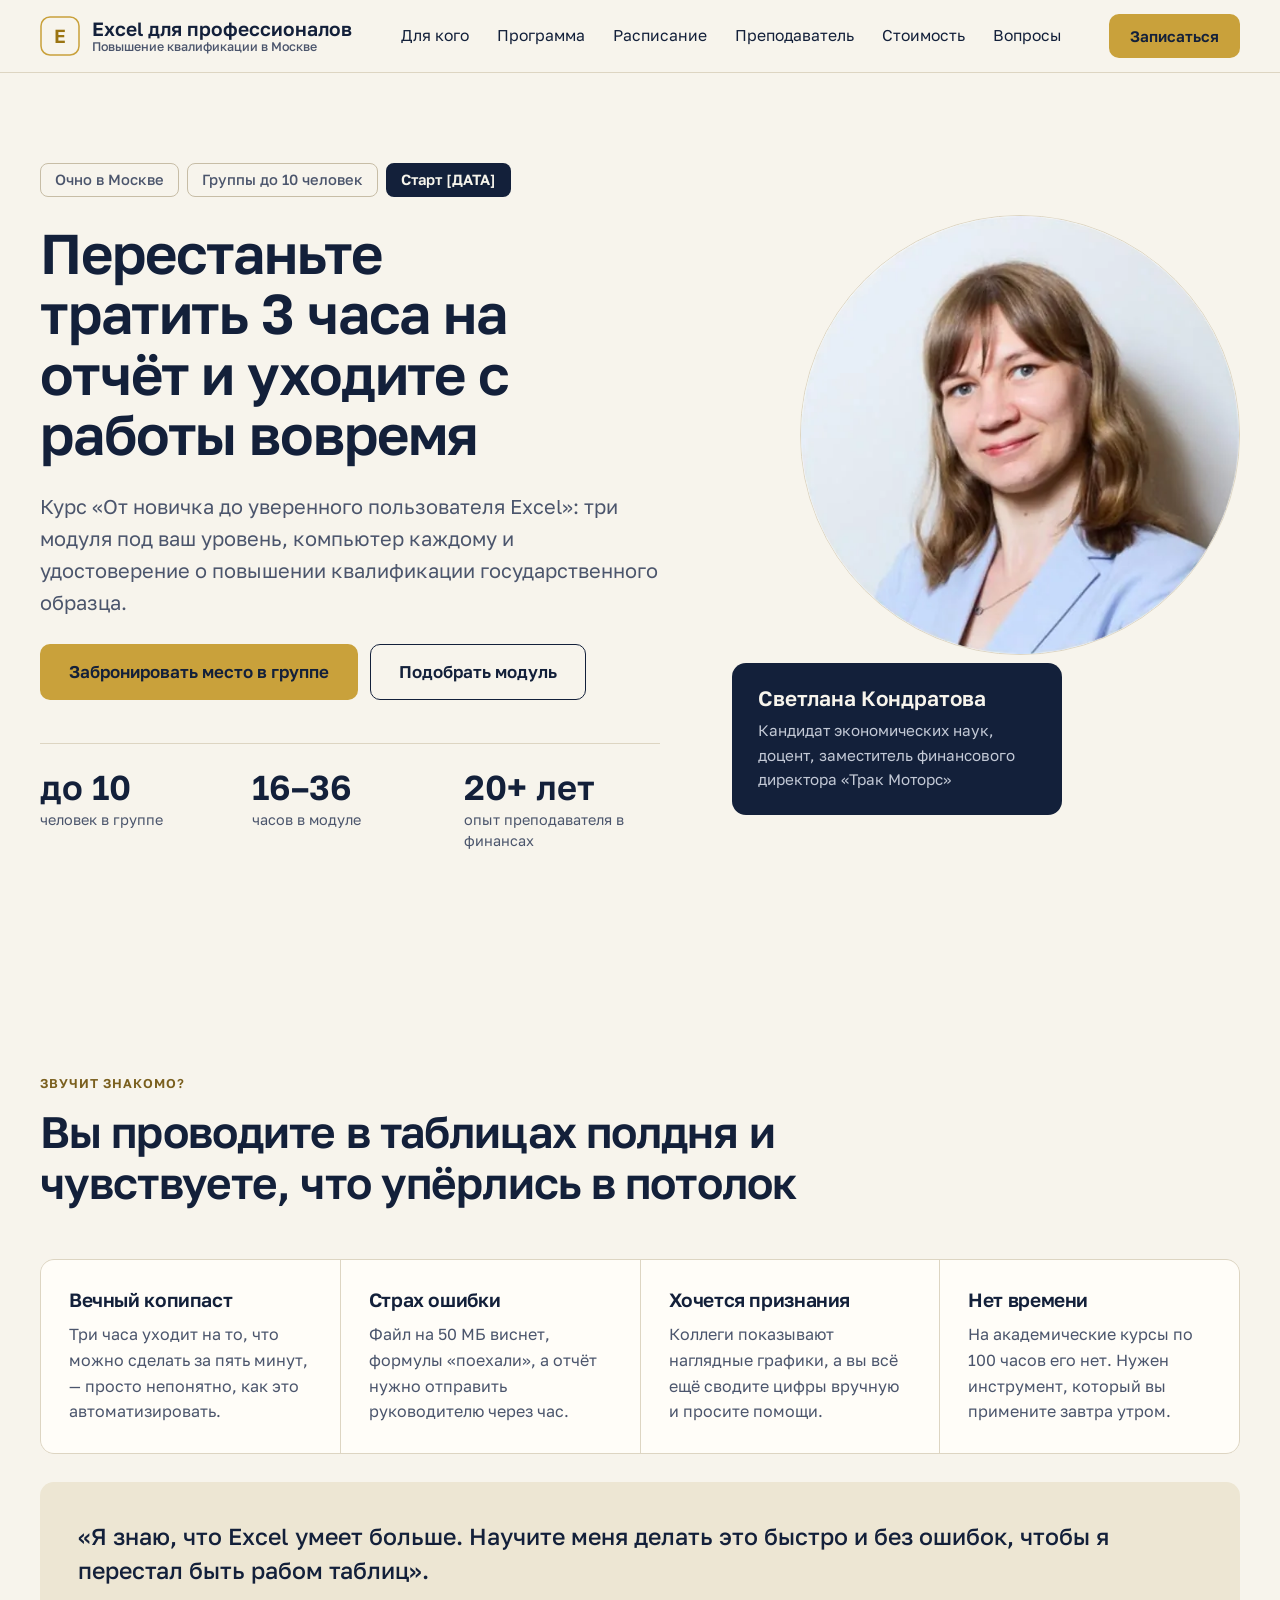
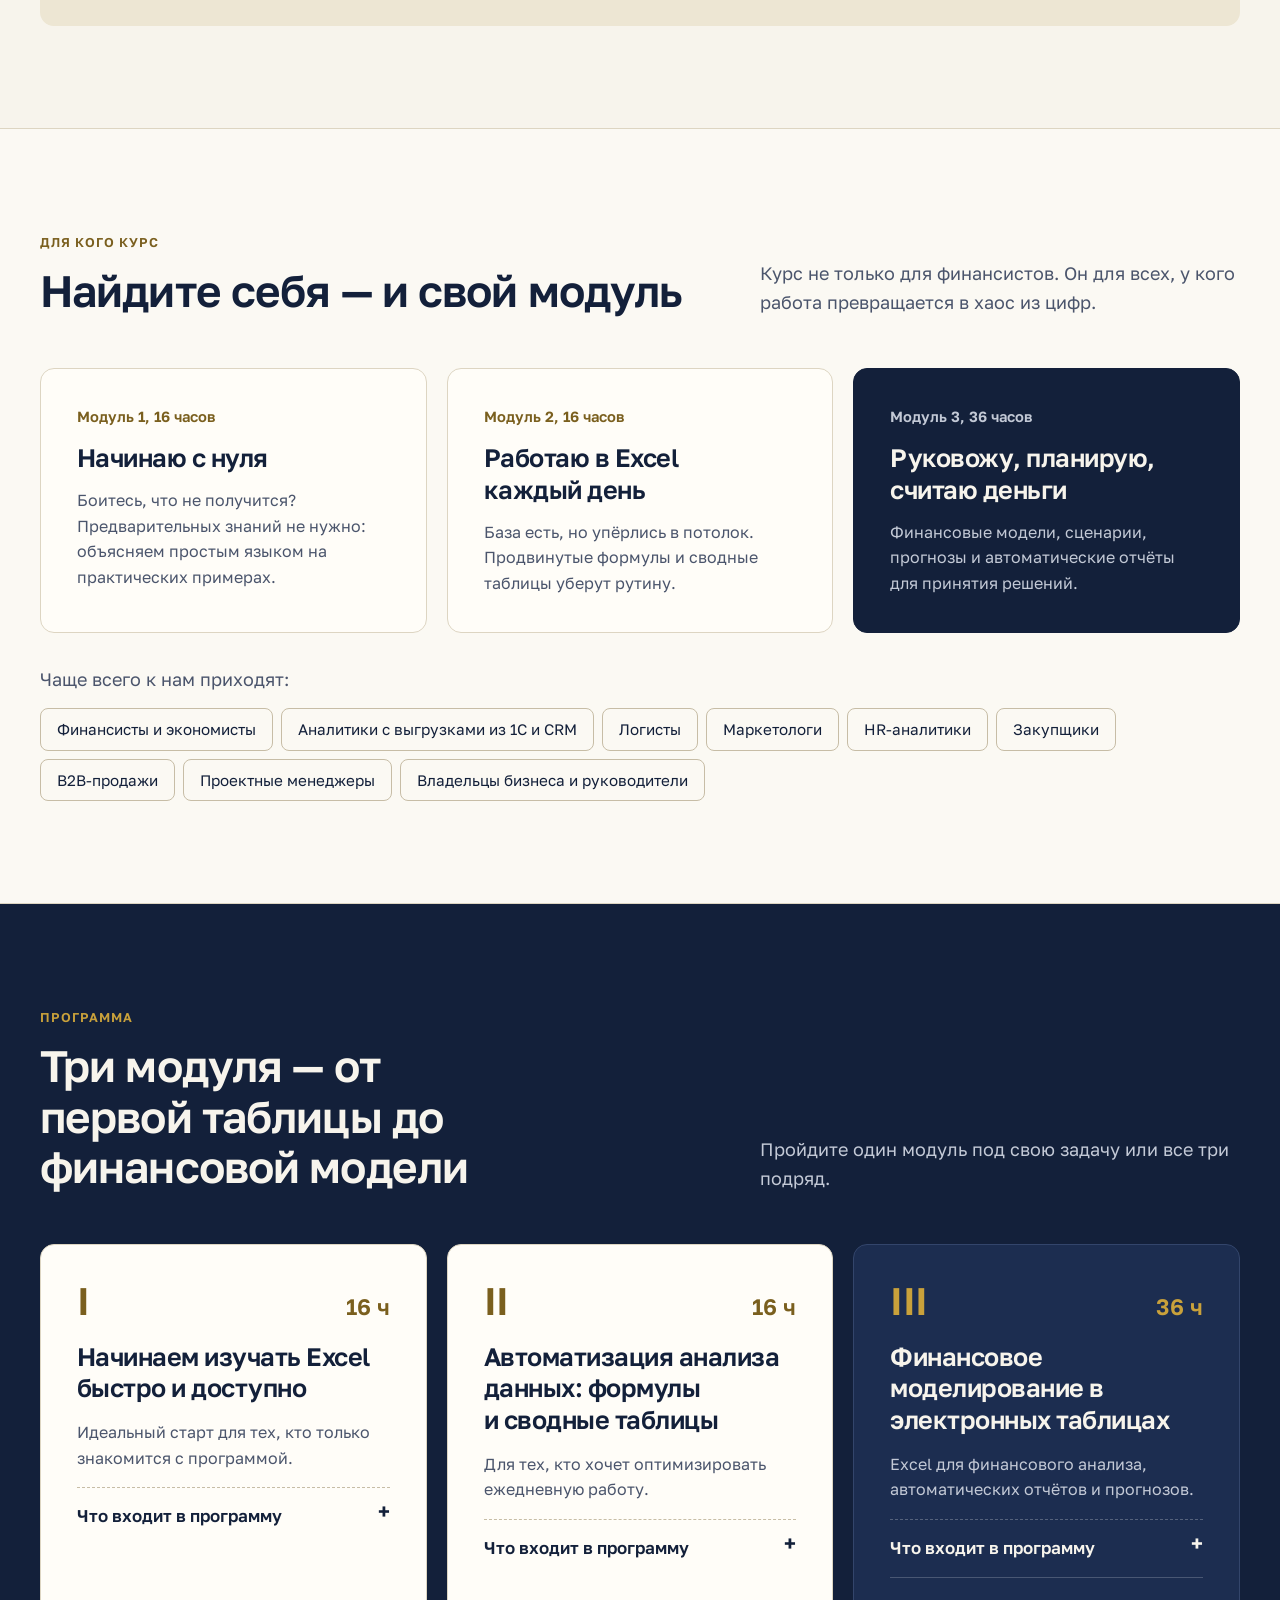
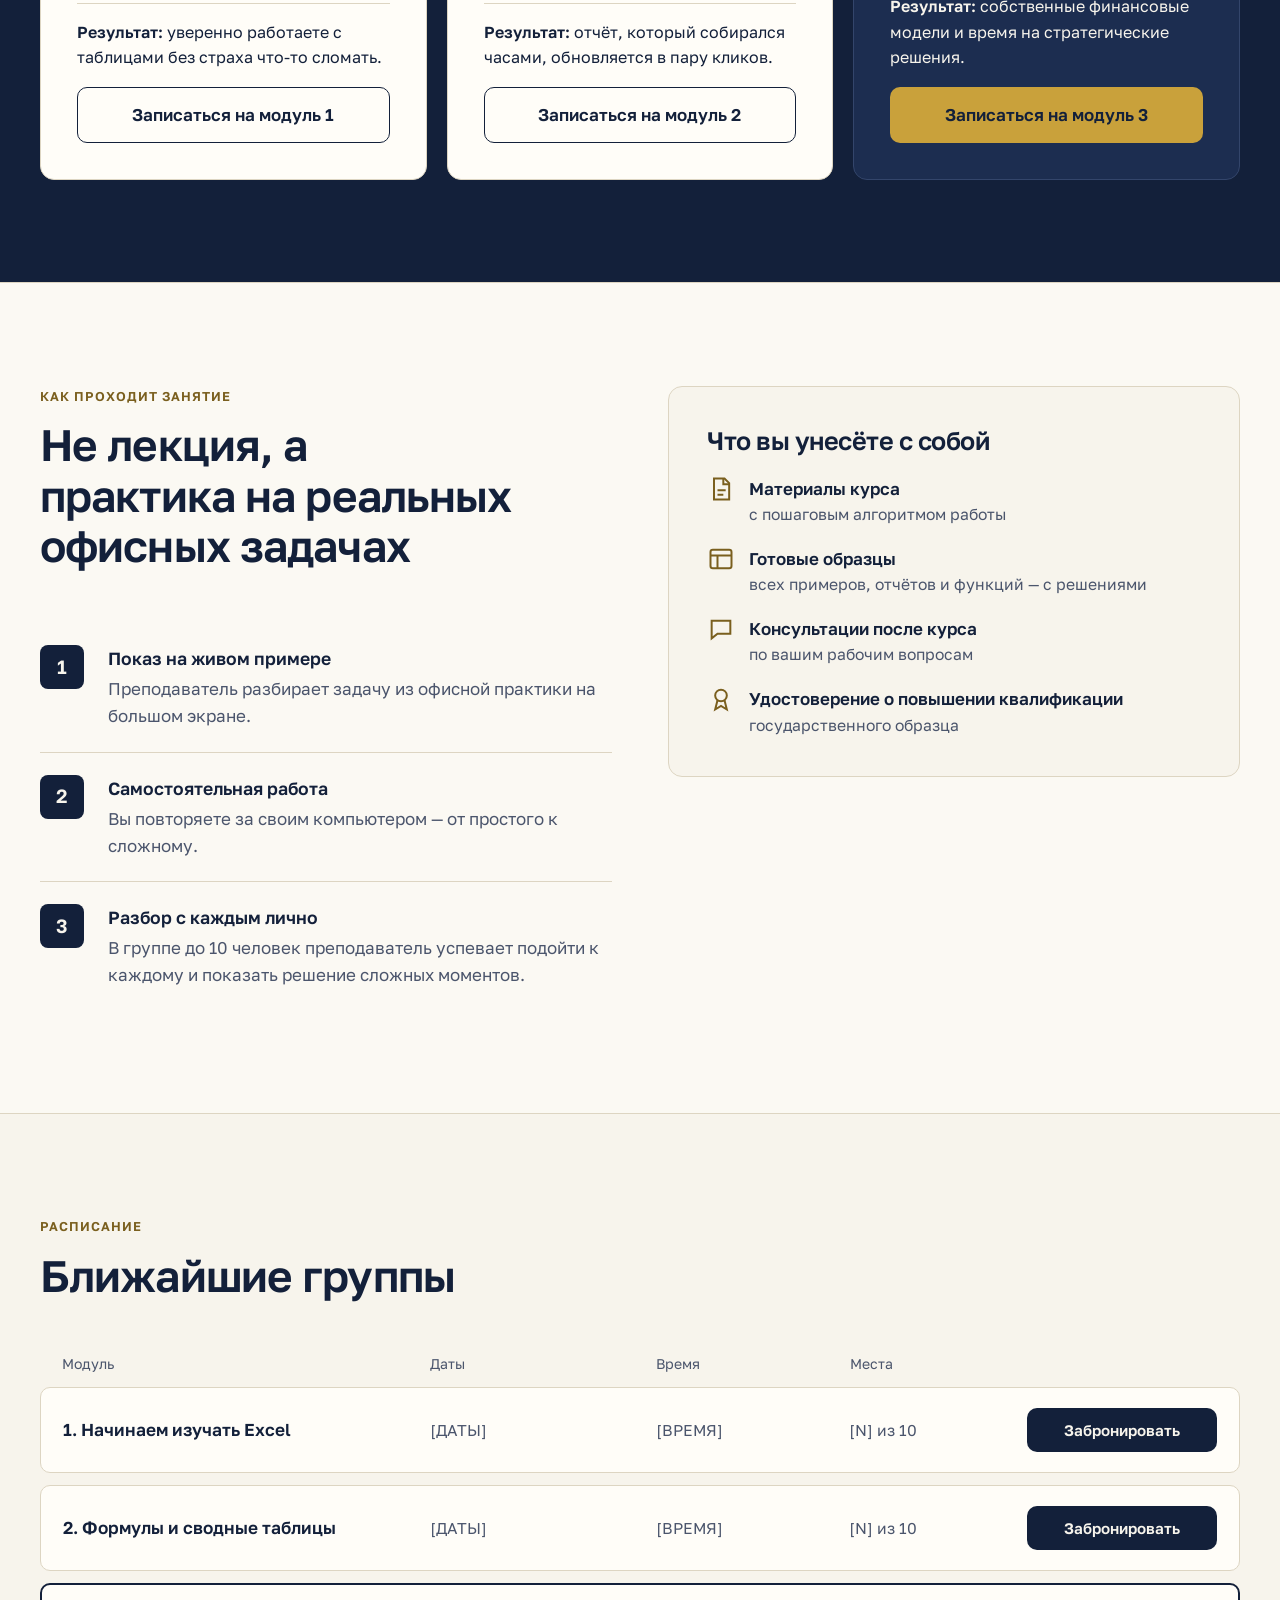
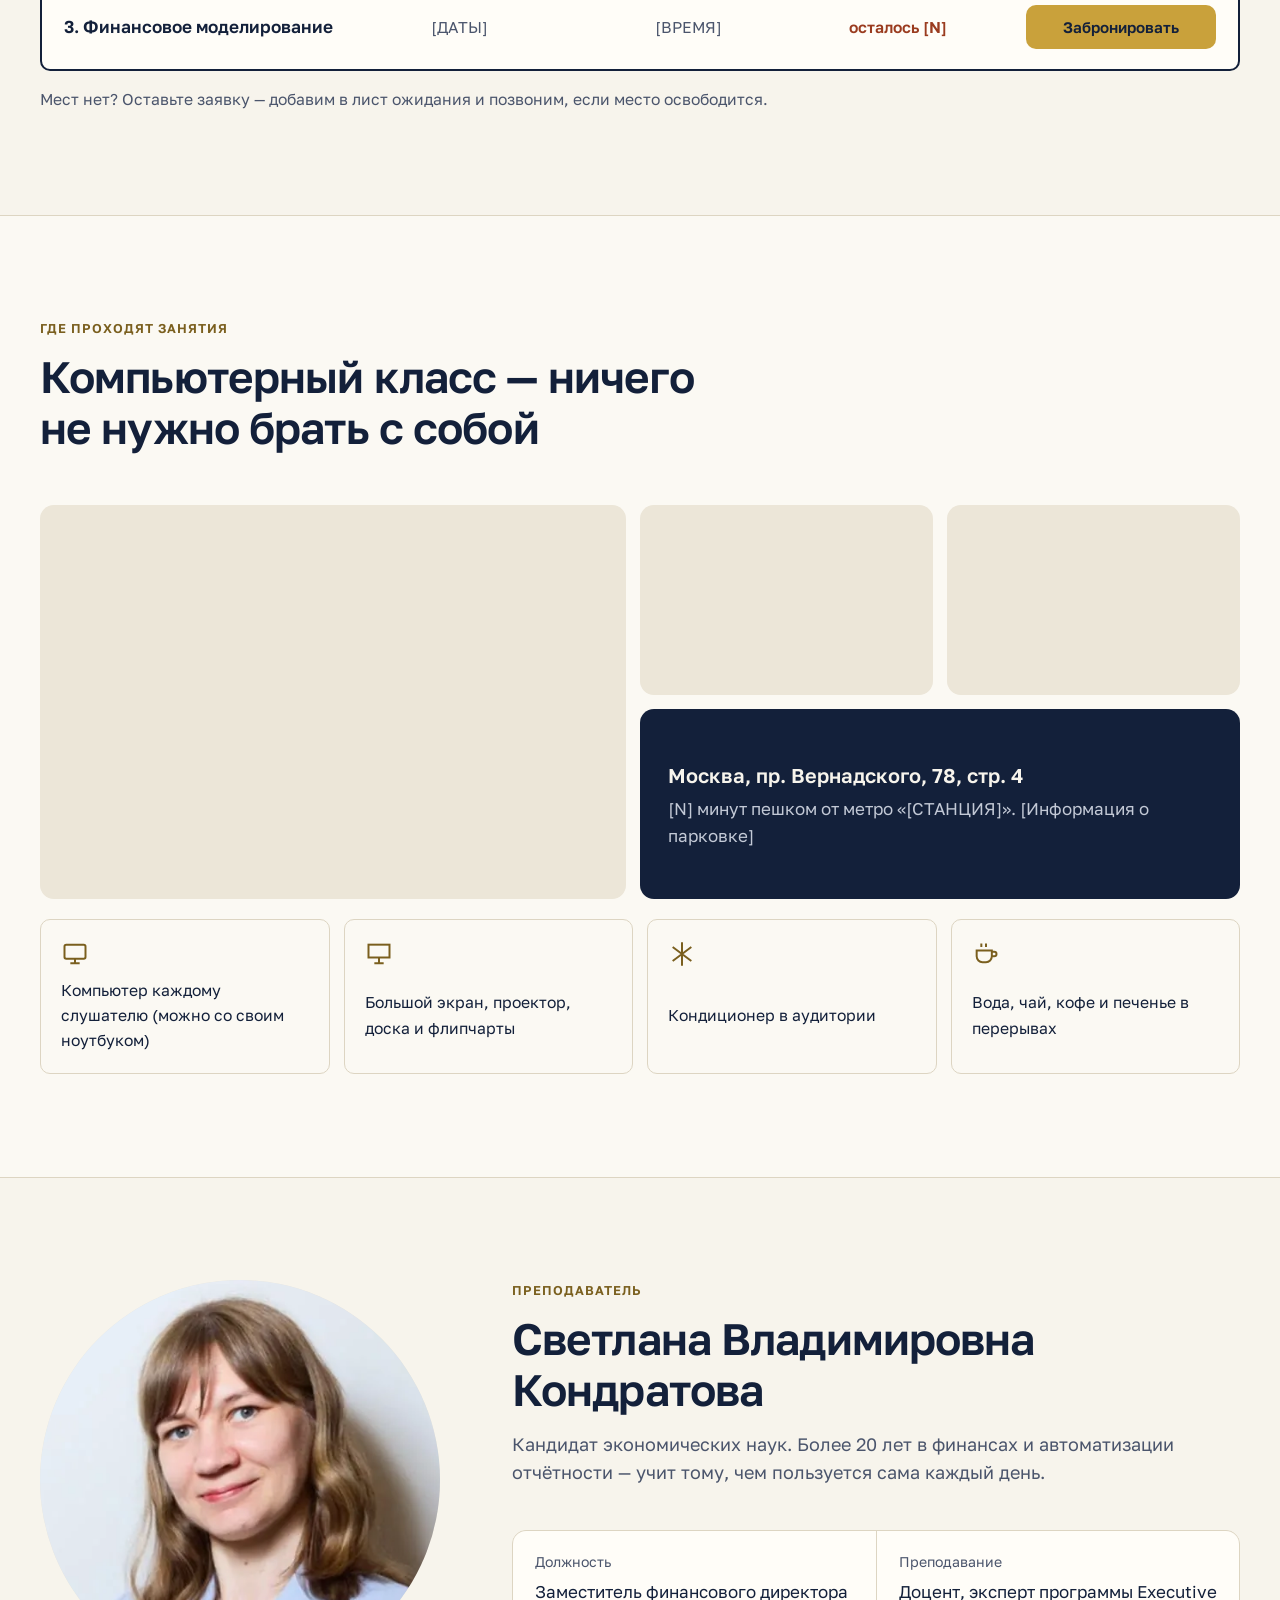
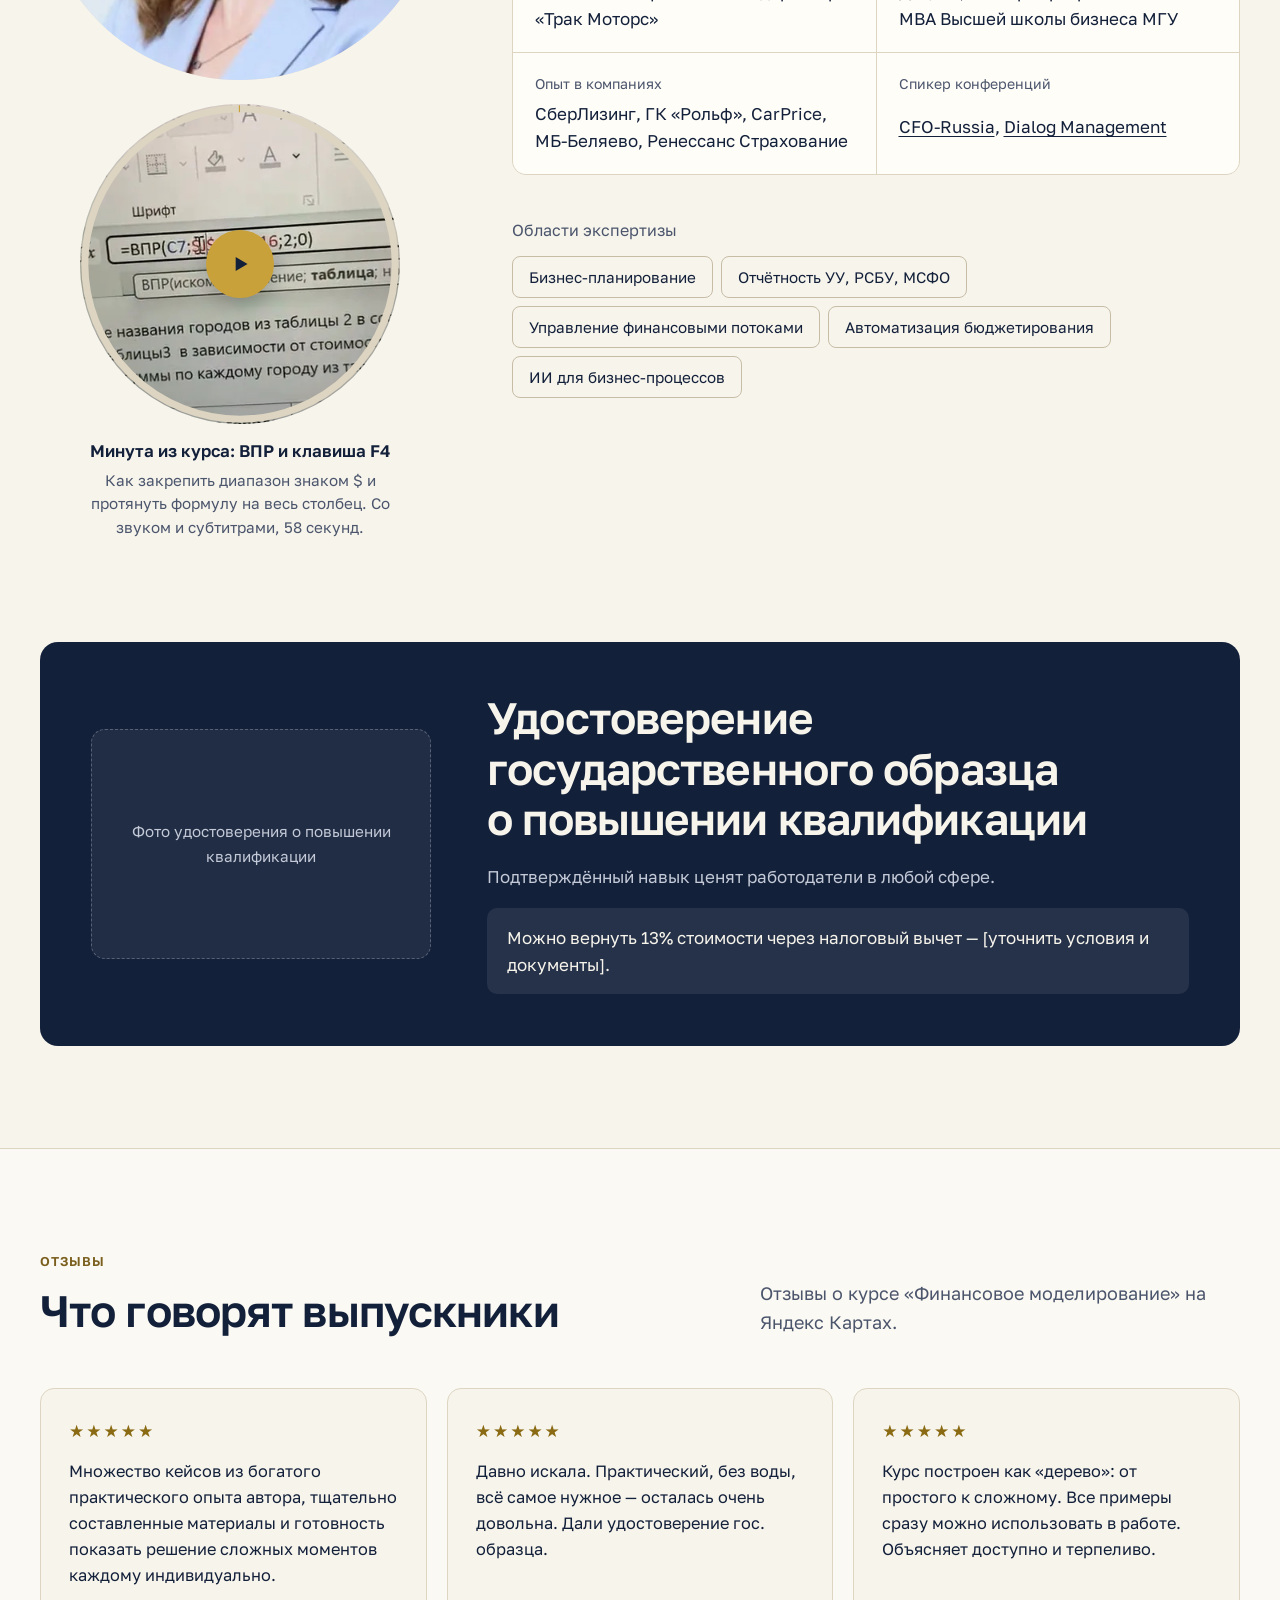
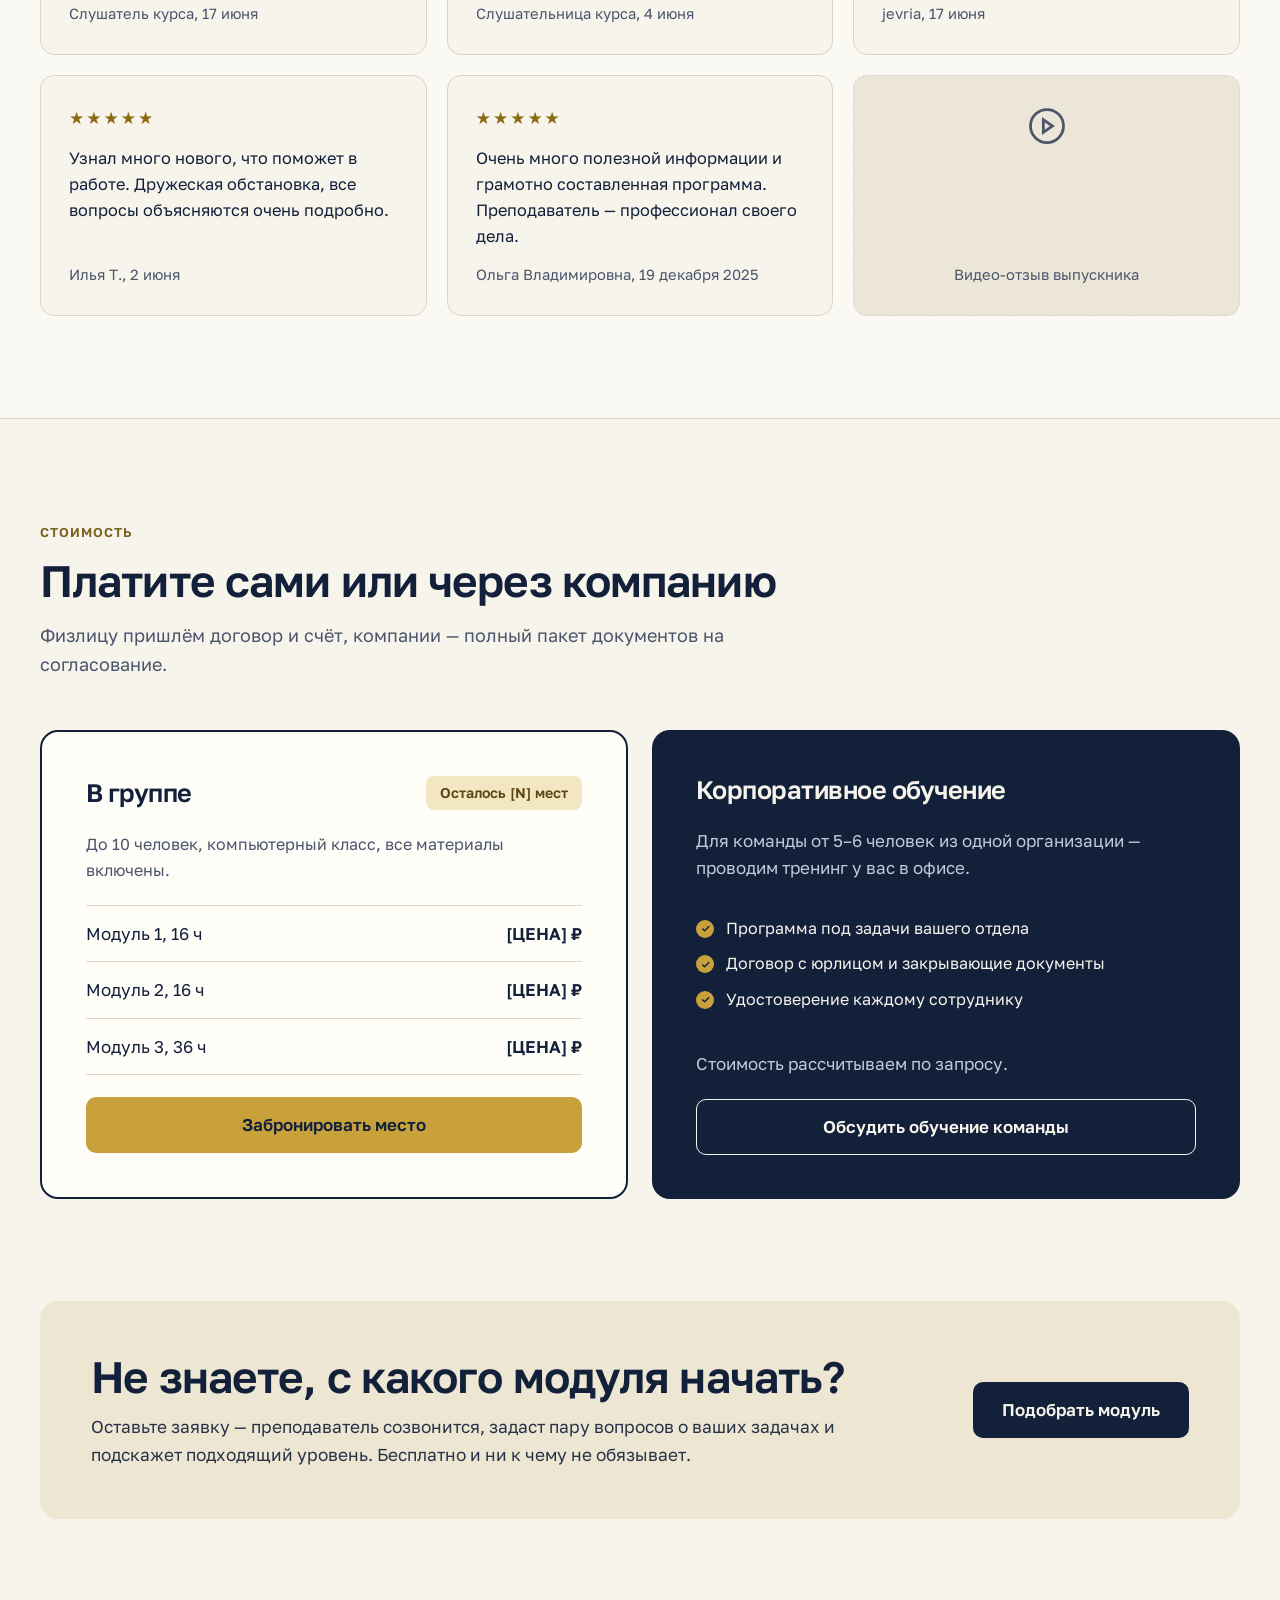
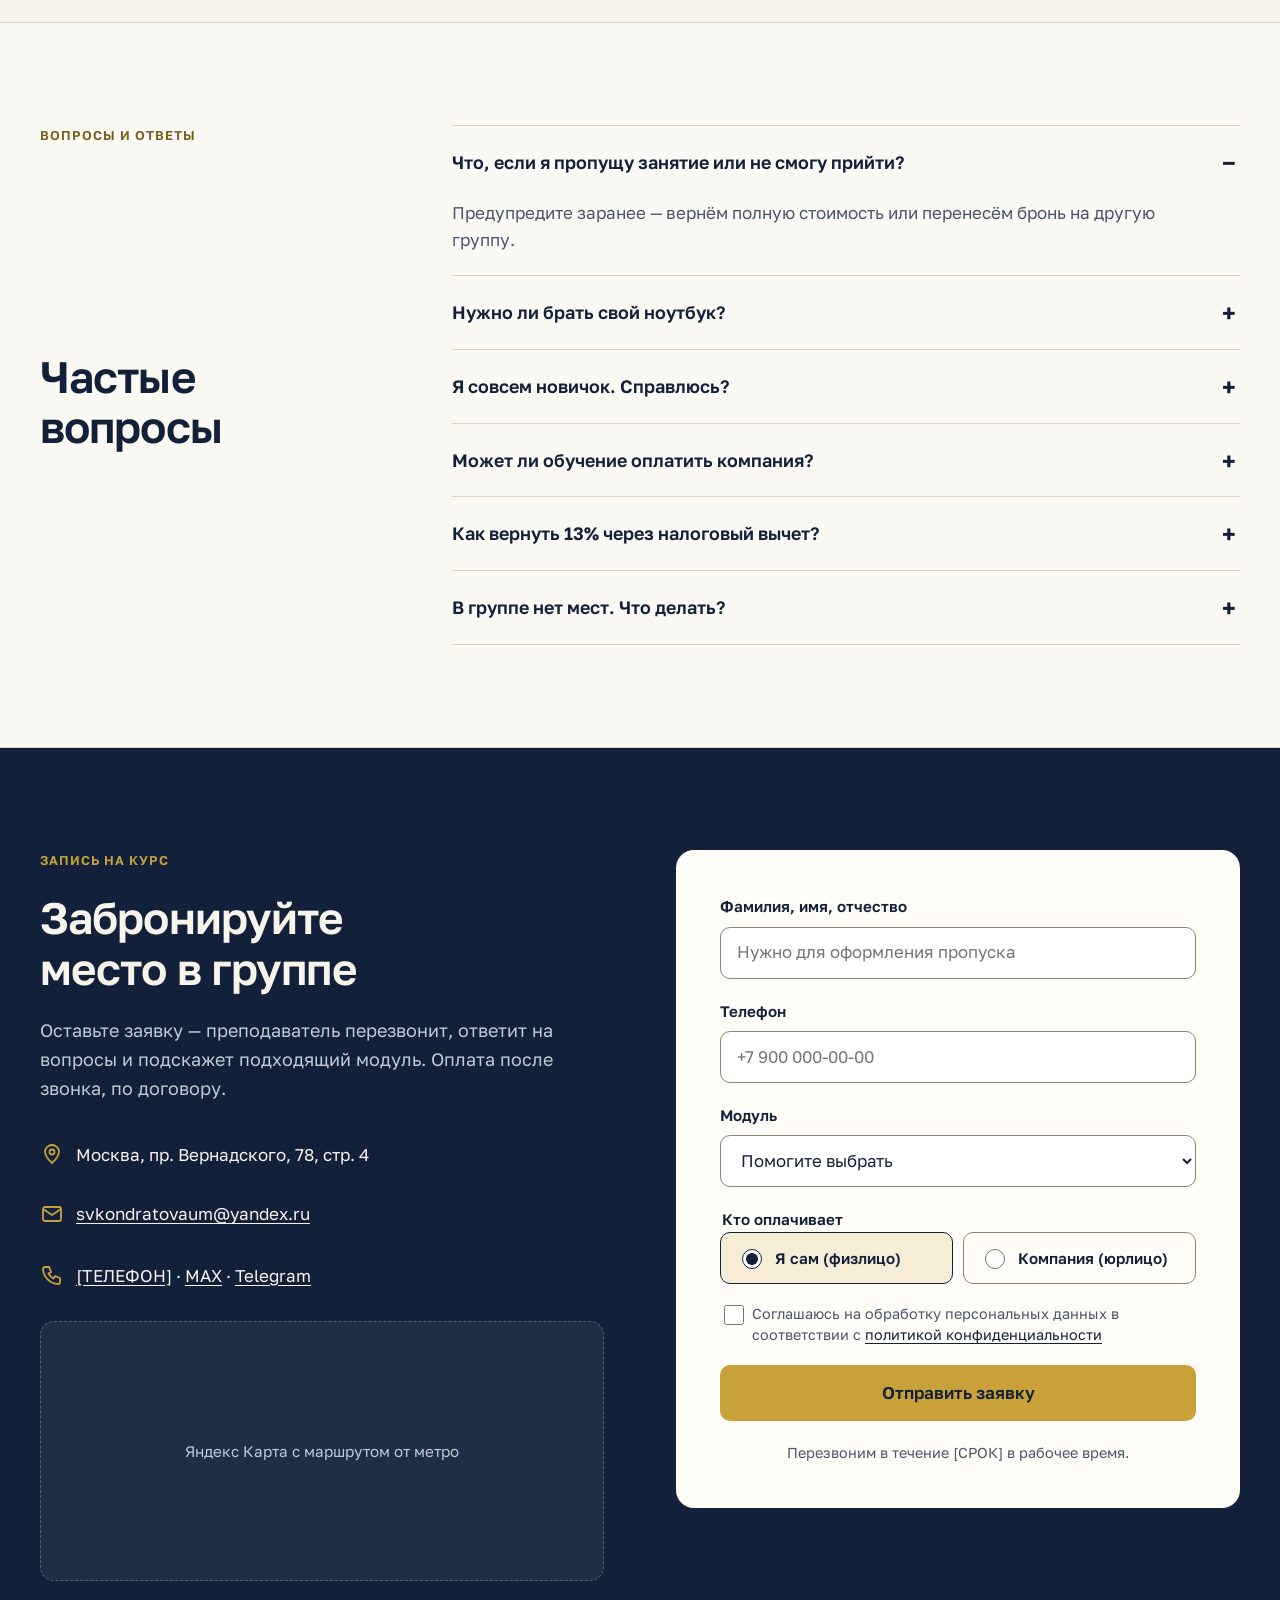
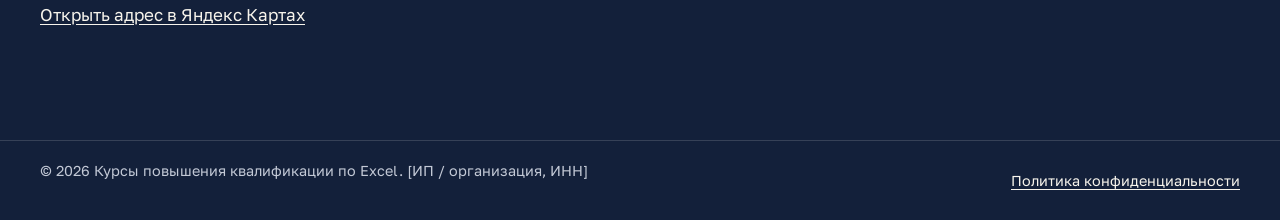
<file: index.html>
<!doctype html>
<html lang="ru">
<head>
<meta charset="utf-8">
<meta name="viewport" content="width=device-width, initial-scale=1">
<title>Курсы Excel — очно в Москве</title>
<!-- Корень сайта перенаправляет на основной вариант лендинга.
     Для рекламы в Директе используйте прямые адреса /a/ и /c/ (см. docs/YANDEX.md). -->
<meta http-equiv="refresh" content="0; url=a/">
<link rel="canonical" href="a/">
</head>
<body>
<p><a href="a/">Перейти на страницу курса</a></p>
</body>
</html>
</file>
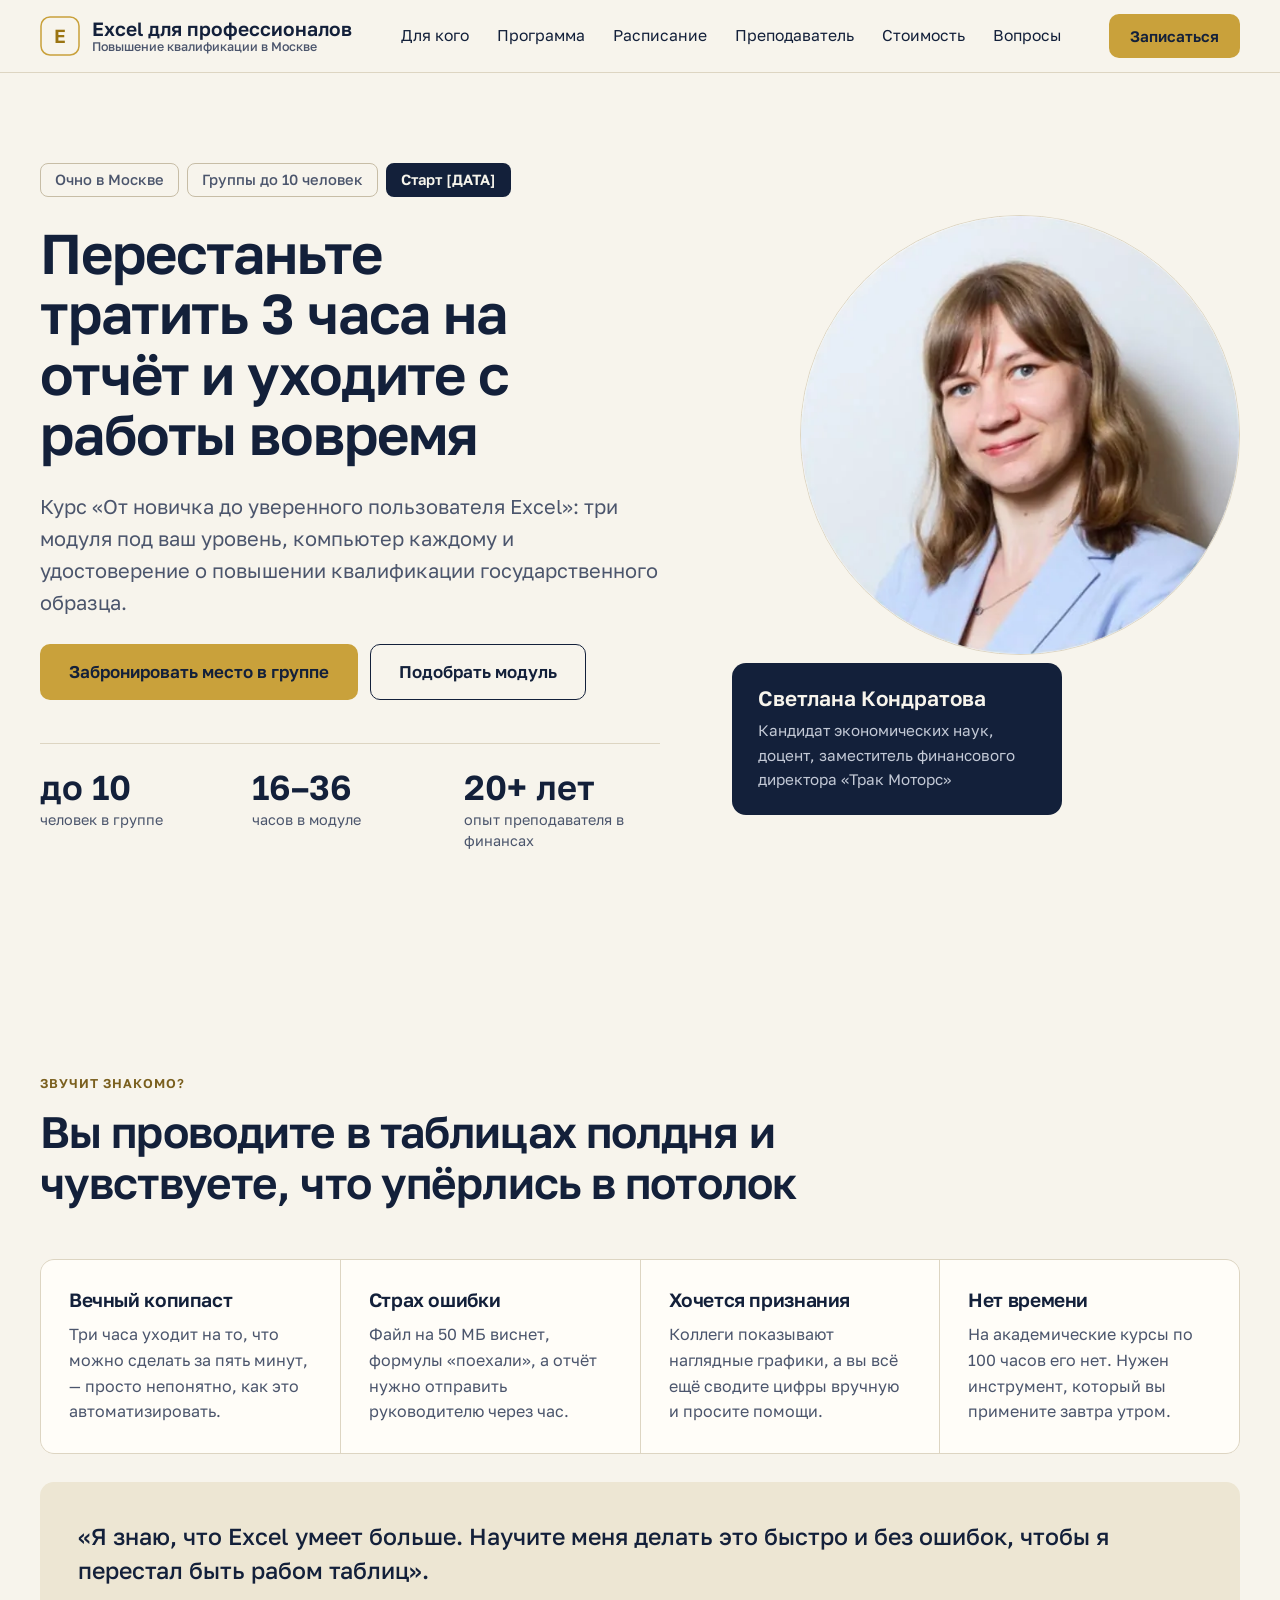
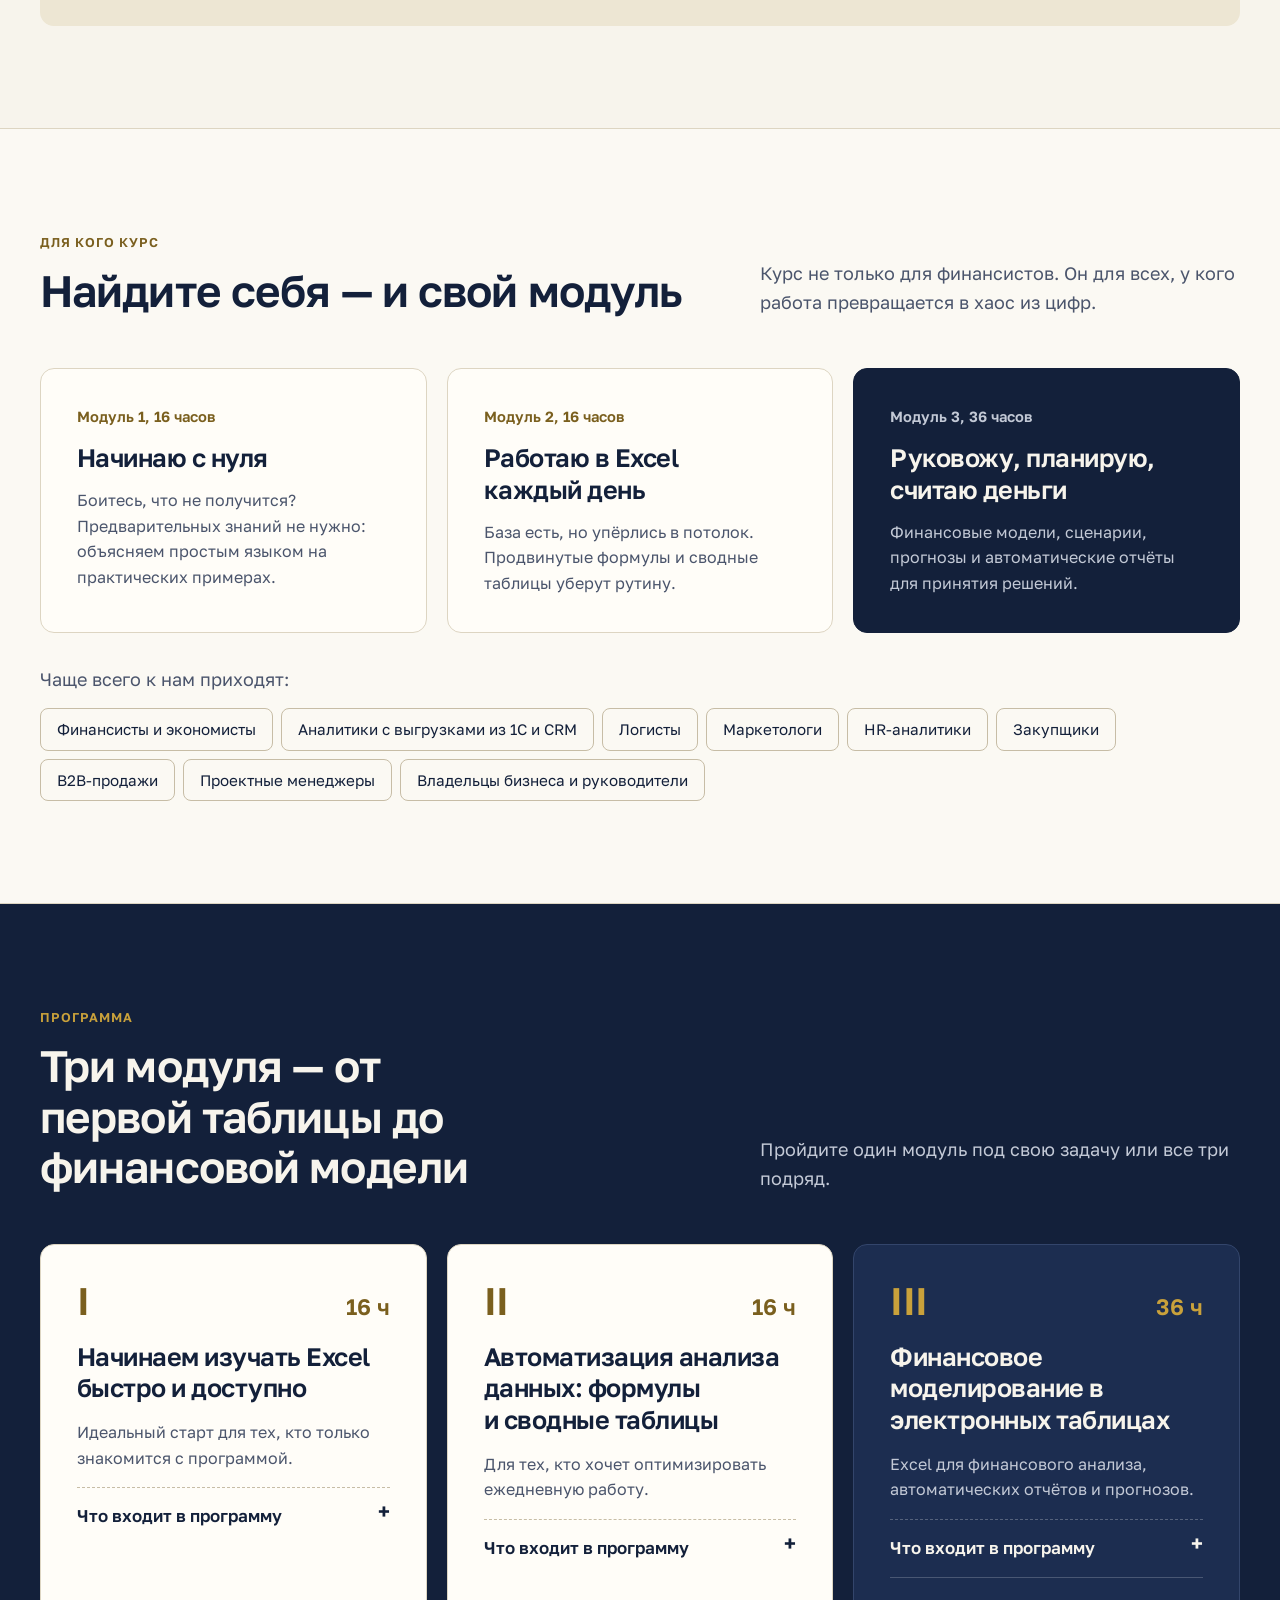
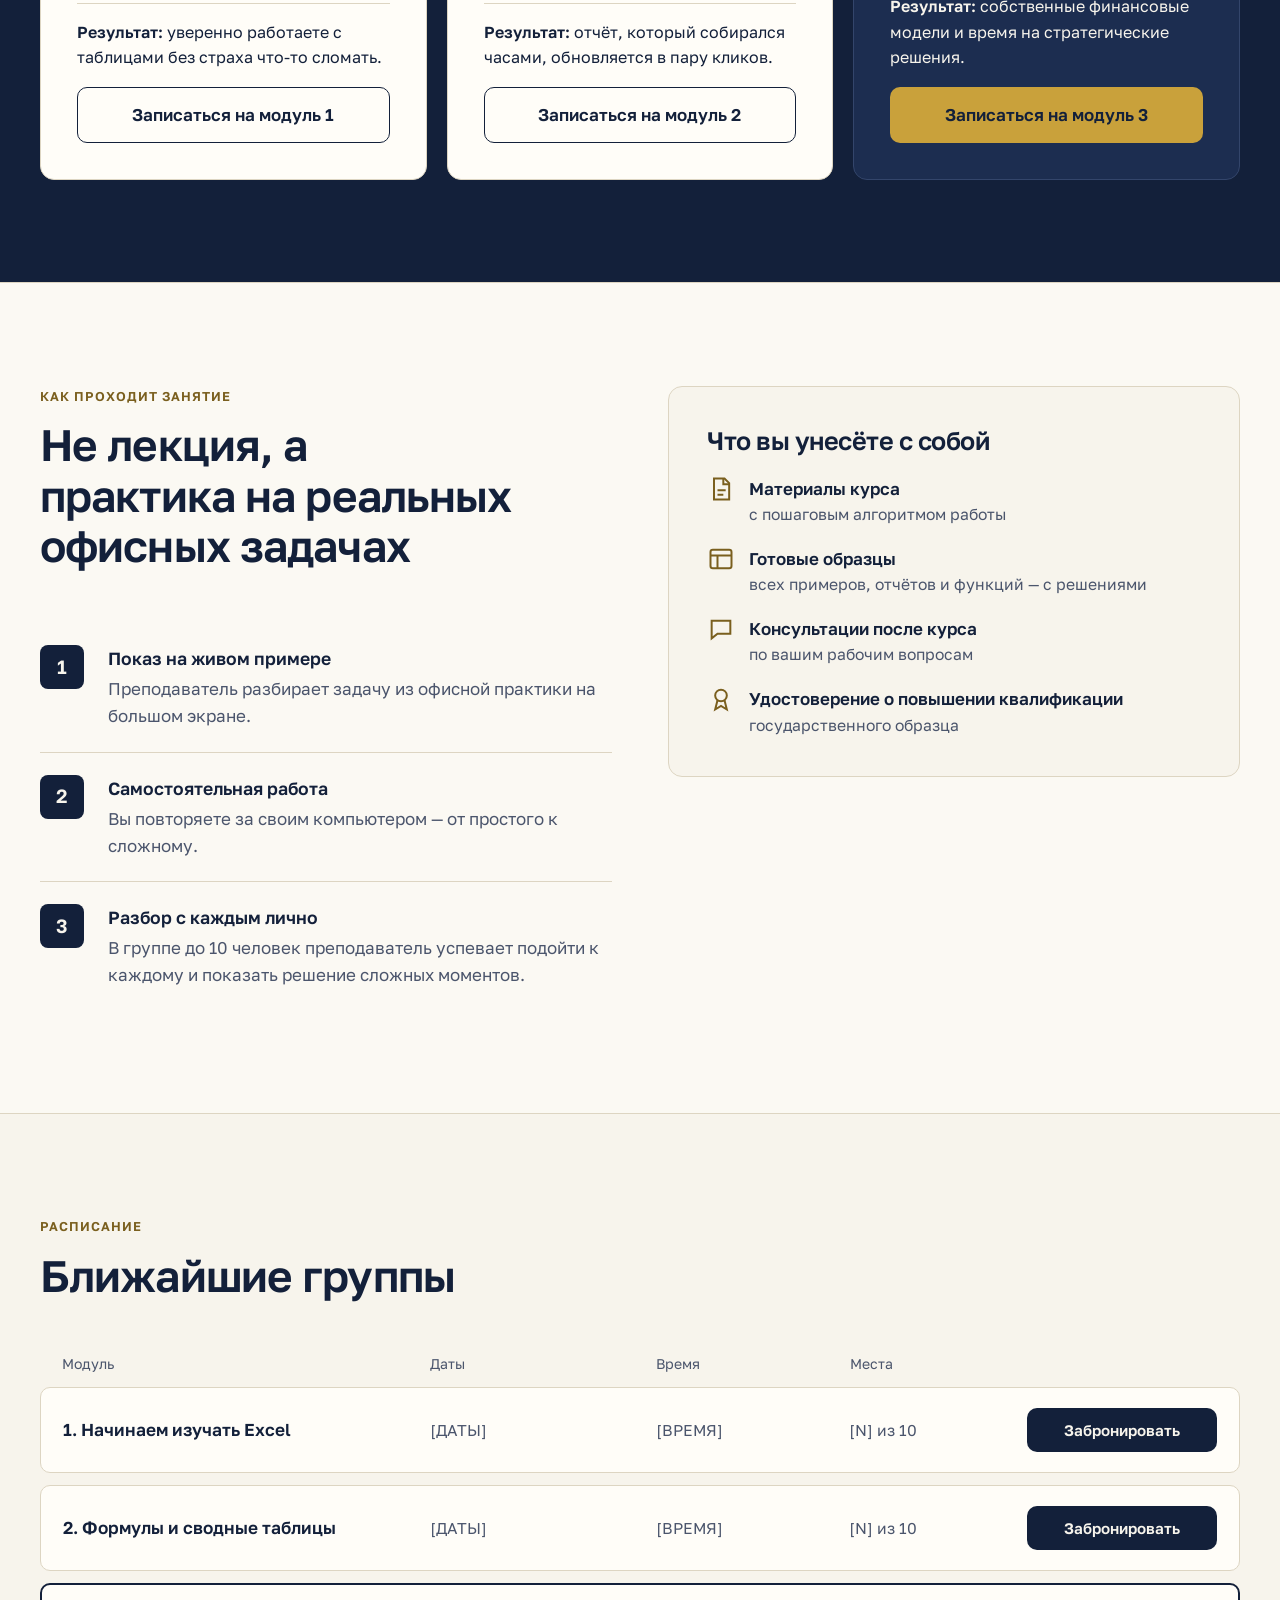
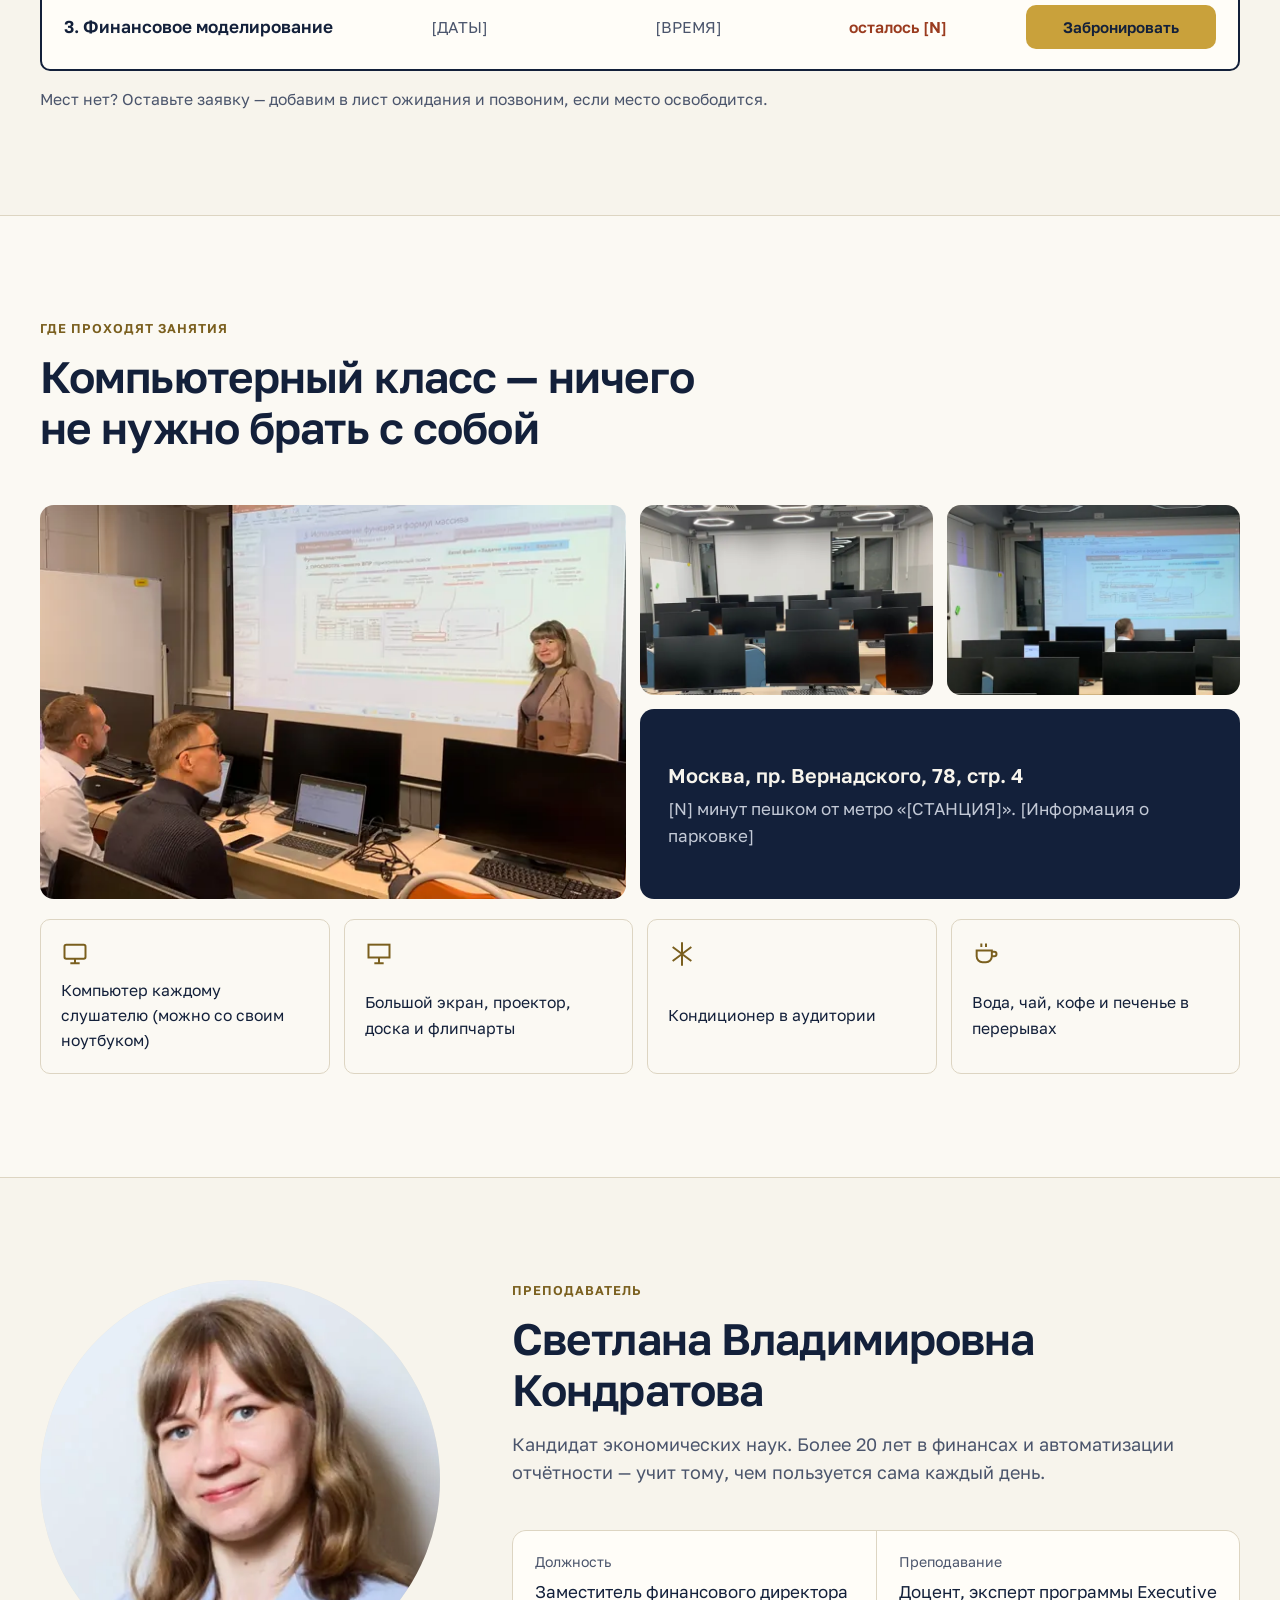
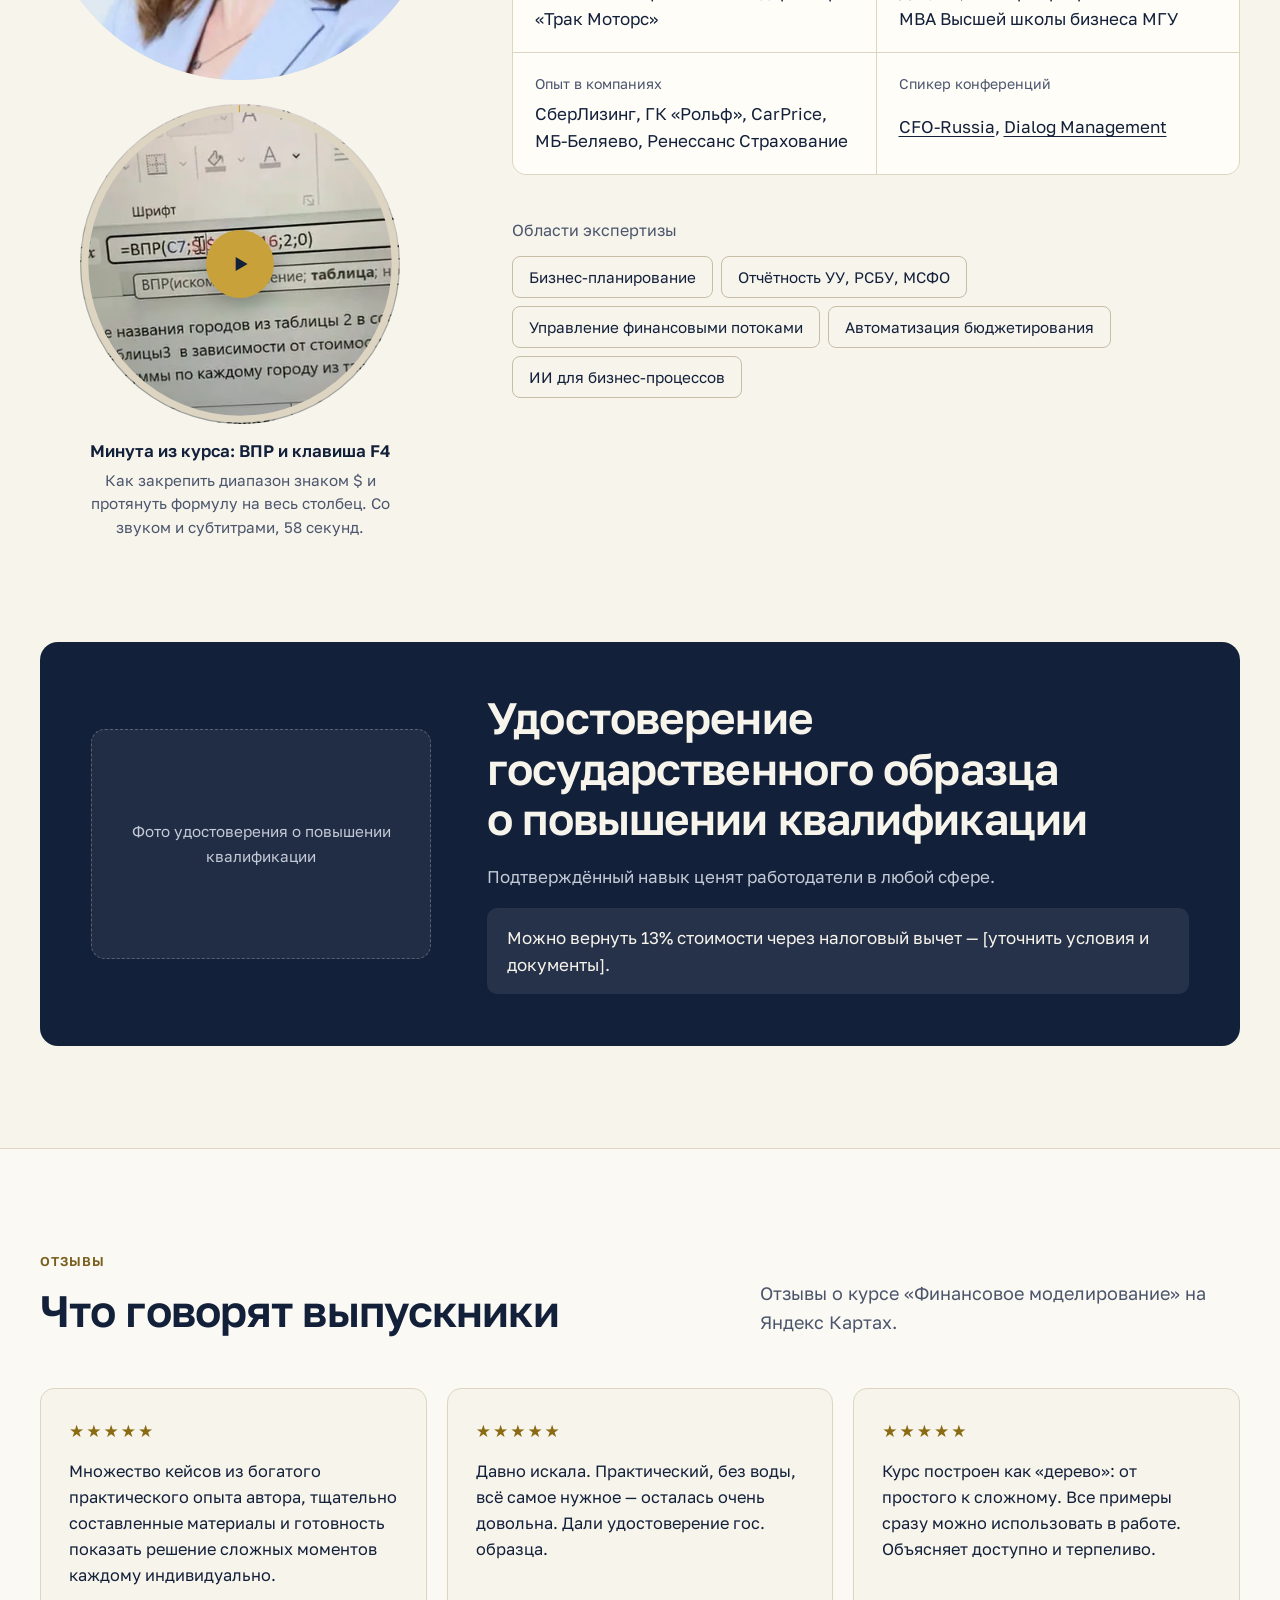
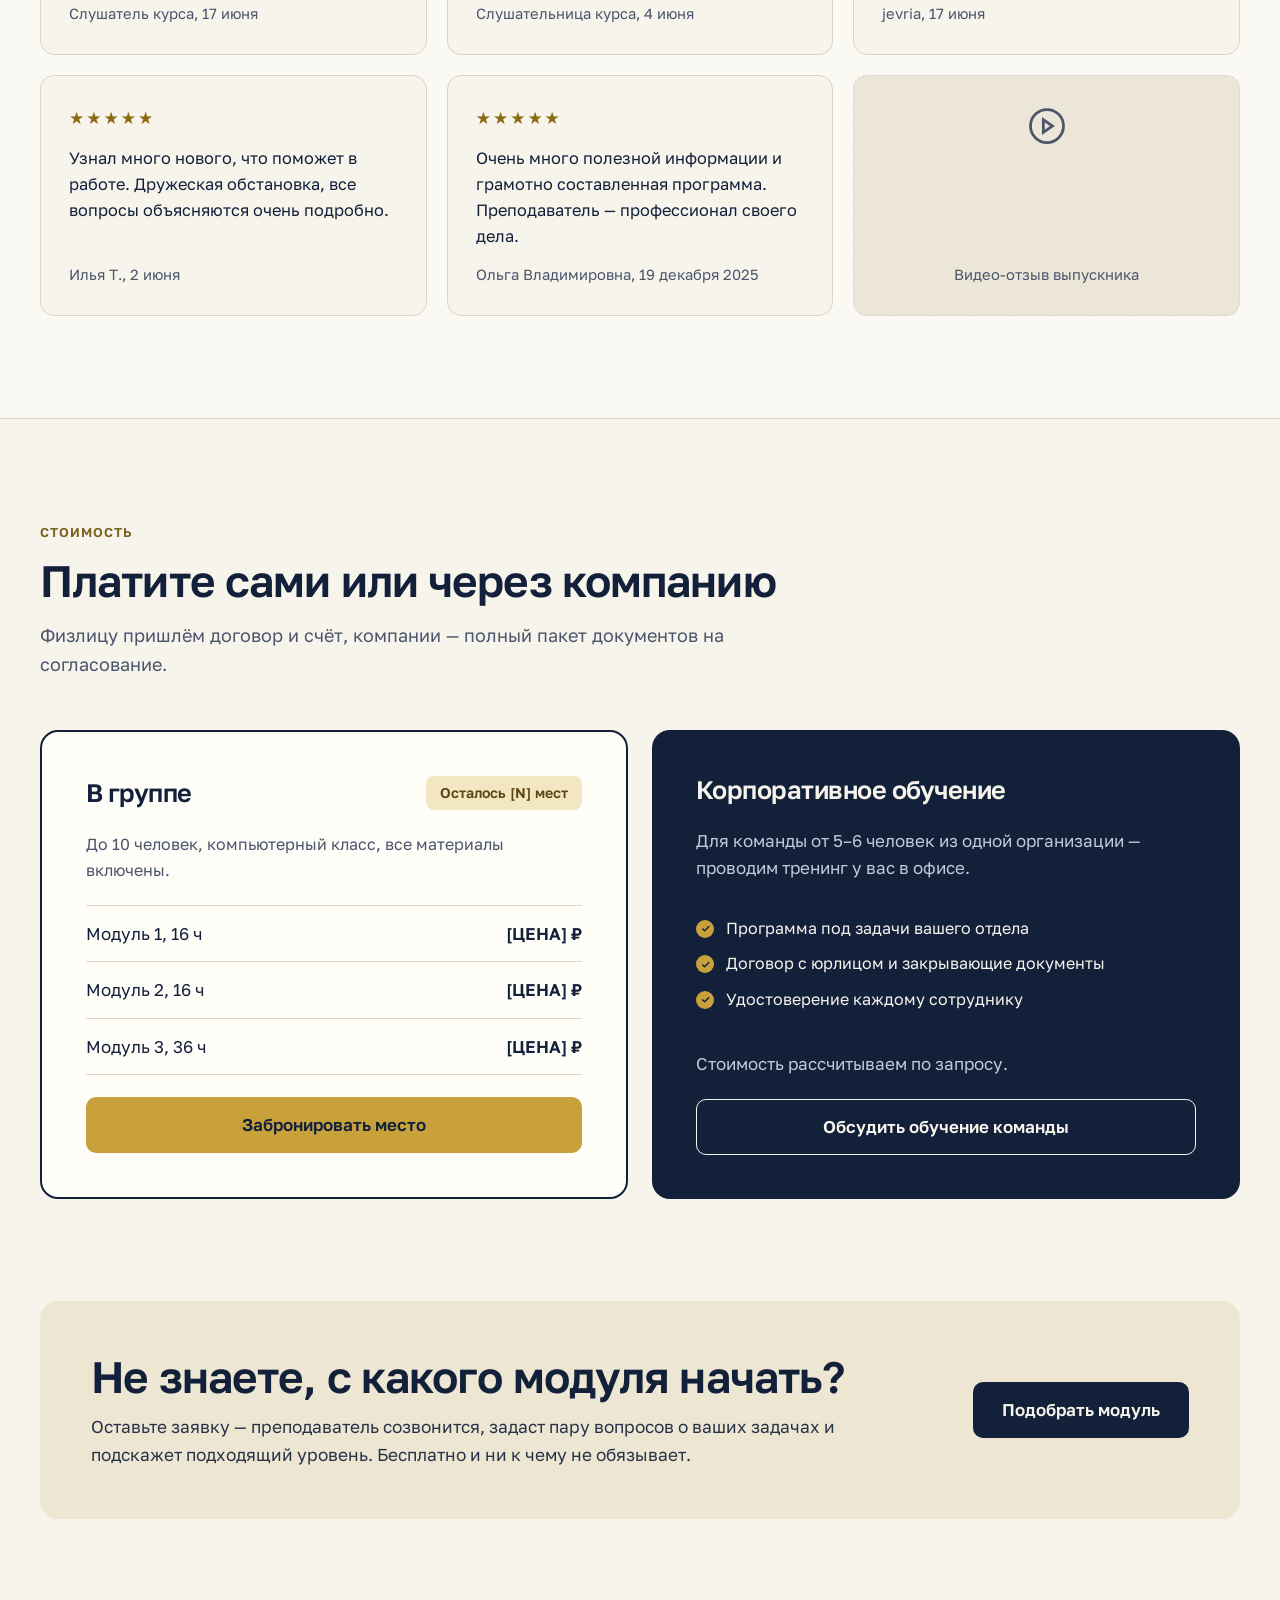
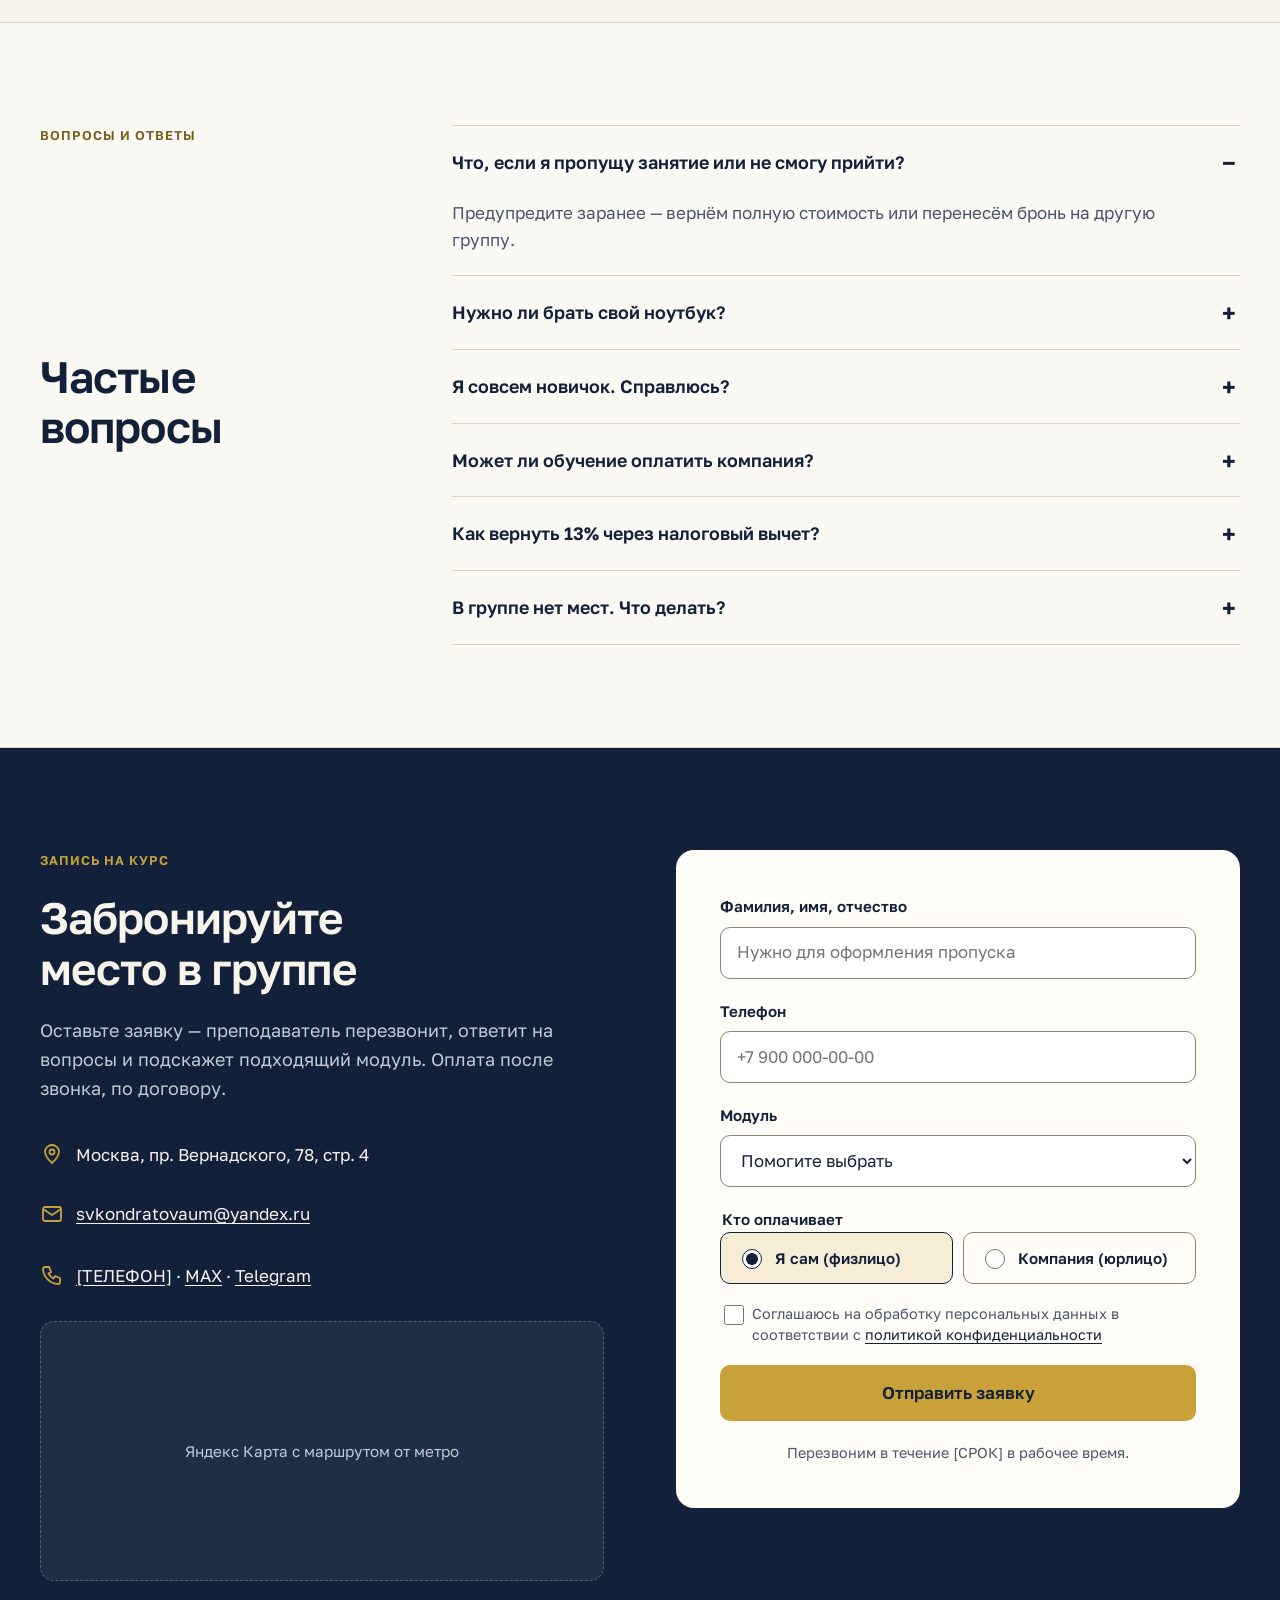
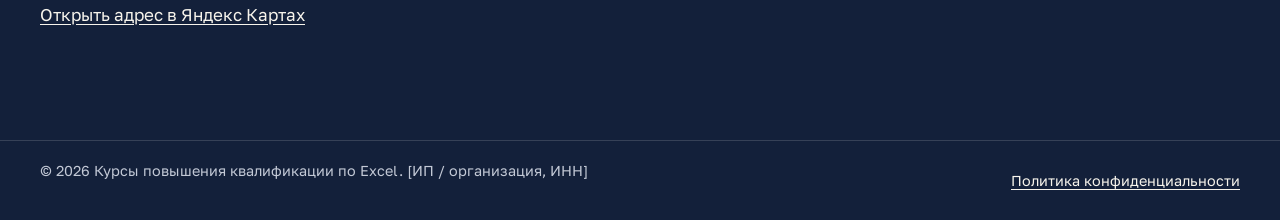
<file: a/index.html>
<!doctype html>
<html lang="ru">
<head>
<meta charset="utf-8">
<meta name="viewport" content="width=device-width, initial-scale=1">
<title>Курсы Excel для руководителей и специалистов — очно в Москве</title>
<meta name="description" content="Очные курсы Excel в Москве: три модуля от базового уровня до финансового моделирования. Группы до 10 человек, компьютер каждому, удостоверение о повышении квалификации.">
<!-- Когда появится домен: можно указать полные адреса, например https://домен.ru/a/ -->
<link rel="canonical" href="./">
<meta property="og:title" content="Курсы Excel для руководителей и специалистов — очно в Москве">
<meta property="og:description" content="Три модуля, группы до 10 человек, удостоверение гос. образца.">
<meta property="og:type" content="website">
<meta property="og:image" content="../assets/img/og-a.jpg">
<link rel="icon" href="../assets/img/favicon-a.svg" type="image/svg+xml">
<meta name="theme-color" content="#F7F4EC">
<link rel="stylesheet" href="../assets/css/base.css?v=6">
<link rel="stylesheet" href="../assets/css/theme-a.css?v=6">
<!-- Шрифты лежат на сайте (assets/fonts/), предзагружаем те, что нужны первому экрану -->
<link rel="preload" href="../assets/fonts/golos-text-cyrillic.woff2" as="font" type="font/woff2" crossorigin>
<link rel="preload" href="../assets/fonts/golos-text-latin.woff2" as="font" type="font/woff2" crossorigin>

<script>
  /* Настройки страницы. metrikaId — номер счётчика Яндекс Метрики (8 цифр). 0 = счётчик выключен. */
  window.LANDING_CONFIG = {
    metrikaId: 0,
    fallbackEmail: 'svkondratovaum@yandex.ru'
  };
</script>
<!-- Яндекс.Метрика: загружается, только если указан metrikaId -->
<script>
  (function () {
    var id = window.LANDING_CONFIG.metrikaId;
    if (!id) return;
    (function(m,e,t,r,i,k,a){m[i]=m[i]||function(){(m[i].a=m[i].a||[]).push(arguments)};
    m[i].l=1*new Date();
    for (var j = 0; j < document.scripts.length; j++) {if (document.scripts[j].src === r) { return; }}
    k=e.createElement(t),a=e.getElementsByTagName(t)[0],k.async=1,k.src=r,a.parentNode.insertBefore(k,a)})
    (window, document, "script", "https://mc.yandex.ru/metrika/tag.js", "ym");
    window.ym(id, "init", { clickmap: true, trackLinks: true, accurateTrackBounce: true, webvisor: true });
  })();
</script>
</head>
<body class="theme-a">

<header class="site-header">
  <div class="container site-header__row">
    <a class="logo" href="#top">
      <svg class="logo__mark" width="40" height="40" viewBox="0 0 40 40" aria-hidden="true"><rect x="1" y="1" width="38" height="38" rx="9" fill="none" stroke="#C9A13B" stroke-width="1.5"/><text x="20" y="27" text-anchor="middle" font-family="Golos Text, Segoe UI, sans-serif" font-size="19" font-weight="600" fill="#9A7412">E</text></svg>
      <span class="logo__name">Excel для профессионалов<span class="logo__sub">Повышение квалификации в Москве</span></span>
    </a>
    <nav class="nav" aria-label="Разделы страницы">
      <a href="#for">Для кого</a>
      <a href="#program">Программа</a>
      <a href="#schedule">Расписание</a>
      <a href="#teacher">Преподаватель</a>
      <a href="#price">Стоимость</a>
      <a href="#faq">Вопросы</a>
    </nav>
    <a class="btn btn--primary btn--sm site-header__cta" href="#signup" data-cta="header">Записаться</a>
    <button class="menu-btn" type="button" aria-controls="mobile-nav" aria-expanded="false" aria-label="Меню" data-menu-toggle><svg width="22" height="22" viewBox="0 0 24 24" fill="none" stroke="currentColor" stroke-width="2" aria-hidden="true"><path d="M4 7h16M4 12h16M4 17h16"/></svg></button>
  </div>
  <nav class="container mobile-nav" id="mobile-nav" aria-label="Разделы страницы">
    <a href="#for">Для кого</a>
    <a href="#program">Программа</a>
    <a href="#schedule">Расписание</a>
    <a href="#teacher">Преподаватель</a>
    <a href="#price">Стоимость</a>
    <a href="#faq">Вопросы</a>
    <a class="btn btn--primary btn--block" href="#signup" data-cta="mobile-menu">Записаться</a>
  </nav>
</header>

<main id="top">

<!-- 1. HERO -->
<section class="hero">
  <div class="container hero__grid">
    <div class="hero__text">
      <div class="hero__meta">
        <span class="chip">Очно в Москве</span>
        <span class="chip">Группы до 10 человек</span>
        <span class="chip chip--accent">Старт&nbsp;<span data-cms="start_date" data-cms-label="Дата старта (первый экран)">[ДАТА]</span></span>
      </div>
      <h1>Перестаньте тратить 3 часа на отчёт и уходите с работы вовремя</h1>
      <p class="hero__lead">Курс «От новичка до уверенного пользователя Excel»: три модуля под ваш уровень, компьютер каждому и удостоверение о повышении квалификации государственного образца.</p>
      <div class="hero__actions">
        <a class="btn btn--primary" href="#signup" data-cta="hero">Забронировать место в группе</a>
        <a class="btn btn--ghost" href="#pick" data-cta="hero-pick">Подобрать модуль</a>
      </div>
      <dl class="hero__facts">
        <div><dt class="visually-hidden">Размер группы</dt><dd style="margin:0"><span class="fact__value">до 10</span><span class="fact__label">человек в группе</span></dd></div>
        <div><dt class="visually-hidden">Длительность</dt><dd style="margin:0"><span class="fact__value">16–36</span><span class="fact__label">часов в модуле</span></dd></div>
        <div><dt class="visually-hidden">Опыт преподавателя</dt><dd style="margin:0"><span class="fact__value">20+ лет</span><span class="fact__label">опыт преподавателя в финансах</span></dd></div>
      </dl>
    </div>
    <div class="hero__media">
      <div class="hero__photo">
        <picture><source srcset="../assets/img/teacher.webp" type="image/webp"><img src="../assets/img/teacher.jpg" alt="Преподаватель курса Светлана Кондратова" width="536" height="536" fetchpriority="high"></picture>
      </div>
      <div class="teacher-card">
        
        <span class="teacher-card__name">Светлана Кондратова</span>
        <span class="teacher-card__role">Кандидат экономических наук, доцент, заместитель финансового директора «Трак Моторс»</span>
      </div>
      <div class="hero__badge">Отчёт за 20 минут вместо 3 часов</div>
    </div>
  </div>
</section>

<!-- 2. БОЛИ -->
<section class="section" aria-labelledby="pains-title">
  <div class="container">
    <div class="section__head">
      <span class="section__kicker">Звучит знакомо?</span>
      <h2 id="pains-title">Вы проводите в таблицах полдня и чувствуете, что упёрлись в потолок</h2>
    </div>
    <div class="grid grid--4 pains">
      <div class="pain"><h3>Вечный копипаст</h3><p>Три часа уходит на то, что можно сделать за пять минут, — просто непонятно, как это автоматизировать.</p></div>
      <div class="pain"><h3>Страх ошибки</h3><p>Файл на 50 МБ виснет, формулы «поехали», а отчёт нужно отправить руководителю через час.</p></div>
      <div class="pain"><h3>Хочется признания</h3><p>Коллеги показывают наглядные графики, а вы всё ещё сводите цифры вручную и просите помощи.</p></div>
      <div class="pain"><h3>Нет времени</h3><p>На академические курсы по 100 часов его нет. Нужен инструмент, который вы примените завтра утром.</p></div>
    </div>
    <blockquote class="quote-block">«Я знаю, что Excel умеет больше. Научите меня делать это быстро и без ошибок, чтобы я перестал быть рабом таблиц».</blockquote>
  </div>
</section>

<!-- 3. ДЛЯ КОГО -->
<section class="section section--alt" id="for" aria-labelledby="for-title">
  <div class="container">
    <div class="section__head section__head--split">
      <div style="display:grid;gap:14px">
        <span class="section__kicker">Для кого курс</span>
        <h2 id="for-title">Найдите себя — и свой модуль</h2>
      </div>
      <p class="section__lead">Курс не только для финансистов. Он для всех, у кого работа превращается в хаос из цифр.</p>
    </div>
    <div class="grid grid--3">
      <article class="card"><span class="card__meta">Модуль 1, 16 часов</span><h3>Начинаю с нуля</h3><p class="card__text">Боитесь, что не получится? Предварительных знаний не нужно: объясняем простым языком на практических примерах.</p></article>
      <article class="card"><span class="card__meta">Модуль 2, 16 часов</span><h3>Работаю в Excel каждый день</h3><p class="card__text">База есть, но упёрлись в потолок. Продвинутые формулы и сводные таблицы уберут рутину.</p></article>
      <article class="card card--dark"><span class="card__meta">Модуль 3, 36 часов</span><h3>Руковожу, планирую, считаю деньги</h3><p class="card__text">Финансовые модели, сценарии, прогнозы и автоматические отчёты для принятия решений.</p></article>
    </div>
    <p class="section__lead" style="margin-top:32px">Чаще всего к нам приходят:</p>
    <div class="tags" style="margin-top:14px">
      <span class="tag">Финансисты и экономисты</span><span class="tag">Аналитики с выгрузками из 1С и CRM</span><span class="tag">Логисты</span><span class="tag">Маркетологи</span><span class="tag">HR-аналитики</span><span class="tag">Закупщики</span><span class="tag">B2B-продажи</span><span class="tag">Проектные менеджеры</span><span class="tag">Владельцы бизнеса и руководители</span>
    </div>
  </div>
</section>

<!-- 4. ПРОГРАММА -->
<section class="section section--dark" id="program" aria-labelledby="program-title">
  <div class="container">
    <div class="section__head section__head--split">
      <div style="display:grid;gap:14px">
        <span class="section__kicker">Программа</span>
        <h2 id="program-title">Три модуля — от первой таблицы до финансовой модели</h2>
      </div>
      <p class="section__lead">Пройдите один модуль под свою задачу или все три подряд.</p>
    </div>
    <div class="grid grid--3">
      <article class="card module">
        <div class="module__top"><span class="module__numeral">I</span><span class="module__hours">16 ч</span></div>
        <h3>Начинаем изучать Excel быстро и доступно</h3>
        <p class="card__text">Идеальный старт для тех, кто только знакомится с программой.</p>
        <details data-goal-open="m1">
          <summary>Что входит в программу</summary>
          <ul class="checklist">
            <li>Интерфейс, работа с книгами и листами</li>
            <li>Защита файлов</li>
            <li>Базовые функции и инструменты</li>
            <li><!-- TODO --> [Дополнить темами программы]</li>
          </ul>
        </details>
        <p class="module__result"><b>Результат:</b> уверенно работаете с таблицами без страха что-то сломать.</p>
        <a class="btn btn--ghost btn--block" href="#signup" data-cta="program" data-module="Модуль 1. Начинаем изучать Excel (16 ч)">Записаться на модуль 1</a>
      </article>
      <article class="card module">
        <div class="module__top"><span class="module__numeral">II</span><span class="module__hours">16 ч</span></div>
        <h3>Автоматизация анализа данных: формулы и сводные таблицы</h3>
        <p class="card__text">Для тех, кто хочет оптимизировать ежедневную работу.</p>
        <details data-goal-open="m2">
          <summary>Что входит в программу</summary>
          <ul class="checklist">
            <li>Продвинутые формулы для расчётов</li>
            <li>Сводные таблицы для анализа данных</li>
            <li>Автоматизация рутинных задач</li>
            <li><!-- TODO --> [Дополнить темами программы]</li>
          </ul>
        </details>
        <p class="module__result"><b>Результат:</b> отчёт, который собирался часами, обновляется в пару кликов.</p>
        <a class="btn btn--ghost btn--block" href="#signup" data-cta="program" data-module="Модуль 2. Формулы и сводные таблицы (16 ч)">Записаться на модуль 2</a>
      </article>
      <article class="card card--dark module">
        <div class="module__top"><span class="module__numeral">III</span><span class="module__hours">36 ч</span></div>
        <h3>Финансовое моделирование в электронных таблицах</h3>
        <p class="card__text">Excel для финансового анализа, автоматических отчётов и прогнозов.</p>
        <details data-goal-open="m3">
          <summary>Что входит в программу</summary>
          <ul class="checklist">
            <li>Основы: книги, листы, форматирование, сортировка и фильтрация</li>
            <li>Большие массивы: сбор нескольких таблиц в одну, дубликаты, группировка</li>
            <li>ВПР, ИНДЕКС, ПОИСКПОЗ, СМЕЩ, функции дат и текста, СУММЕСЛИ, СЧЁТЕСЛИ</li>
            <li>Финансовые модели и сценарии</li>
            <li>Сводные таблицы с вычислениями</li>
            <li>Визуализация: графики и диаграммы</li>
          </ul>
        </details>
        <p class="module__result"><b>Результат:</b> собственные финансовые модели и время на стратегические решения.</p>
        <a class="btn btn--primary btn--block" href="#signup" data-cta="program" data-module="Модуль 3. Финансовое моделирование (36 ч)">Записаться на модуль 3</a>
      </article>
    </div>
  </div>
</section>

<!-- 5. КАК ПРОХОДИТ -->
<section class="section section--alt" aria-labelledby="how-title">
  <div class="container grid grid--2" style="--gap:56px">
    <div>
      <div class="section__head">
        <span class="section__kicker">Как проходит занятие</span>
        <h2 id="how-title">Не лекция, а практика на реальных офисных задачах</h2>
      </div>
      <ol class="steps">
        <li><div><b>Показ на живом примере</b><span>Преподаватель разбирает задачу из офисной практики на большом экране.</span></div></li>
        <li><div><b>Самостоятельная работа</b><span>Вы повторяете за своим компьютером — от простого к сложному.</span></div></li>
        <li><div><b>Разбор с каждым лично</b><span>В группе до 10 человек преподаватель успевает подойти к каждому и показать решение сложных моментов.</span></div></li>
      </ol>
    </div>
    <div class="takeaways">
      <h3>Что вы унесёте с собой</h3>
      <div class="takeaway"><svg width="28" height="28" viewBox="0 0 24 24" fill="none" stroke="currentColor" stroke-width="1.7" aria-hidden="true"><path d="M6 3h9l4 4v14H6z"/><path d="M14 3v5h5M9 13h7M9 17h5"/></svg><div><b>Материалы курса</b><span>с пошаговым алгоритмом работы</span></div></div>
      <div class="takeaway"><svg width="28" height="28" viewBox="0 0 24 24" fill="none" stroke="currentColor" stroke-width="1.7" aria-hidden="true"><rect x="3" y="4" width="18" height="16" rx="2"/><path d="M3 9h18M9 9v11"/></svg><div><b>Готовые образцы</b><span>всех примеров, отчётов и функций — с решениями</span></div></div>
      <div class="takeaway"><svg width="28" height="28" viewBox="0 0 24 24" fill="none" stroke="currentColor" stroke-width="1.7" aria-hidden="true"><path d="M4 5h16v11H9l-5 4z"/></svg><div><b>Консультации после курса</b><span>по вашим рабочим вопросам</span></div></div>
      <div class="takeaway"><svg width="28" height="28" viewBox="0 0 24 24" fill="none" stroke="currentColor" stroke-width="1.7" aria-hidden="true"><circle cx="12" cy="9" r="5"/><path d="M9 13l-2 8 5-3 5 3-2-8"/></svg><div><b>Удостоверение о повышении квалификации</b><span>государственного образца</span></div></div>
    </div>
  </div>
</section>

<!-- 6. РАСПИСАНИЕ — TODO: заполнить даты, время и места -->
<section class="section" id="schedule" aria-labelledby="schedule-title">
  <div class="container">
    <div class="section__head">
      <span class="section__kicker">Расписание</span>
      <h2 id="schedule-title">Ближайшие группы</h2>
    </div>
    <div class="schedule" role="table" aria-label="Расписание групп">
      <div class="schedule__head" role="row"><span role="columnheader">Модуль</span><span role="columnheader">Даты</span><span role="columnheader">Время</span><span role="columnheader">Места</span><span role="columnheader"><span class="visually-hidden">Запись</span></span></div>
      <div class="schedule__row" role="row">
        <span class="schedule__name" role="cell">1. Начинаем изучать Excel</span>
        <span class="schedule__cell" role="cell" data-cms="m1_dates" data-cms-label="Модуль 1 — даты">[ДАТЫ]</span><span class="schedule__cell" role="cell" data-cms="m1_time" data-cms-label="Модуль 1 — время">[ВРЕМЯ]</span><span class="schedule__cell" role="cell"><span data-cms="m1_seats" data-cms-label="Модуль 1 — свободных мест из 10">[N]</span> из 10</span>
        <span class="schedule__action" role="cell"><a class="btn btn--dark btn--sm" href="#signup" data-cta="schedule" data-module="Модуль 1. Начинаем изучать Excel (16 ч)">Забронировать</a></span>
      </div>
      <div class="schedule__row" role="row">
        <span class="schedule__name" role="cell">2. Формулы и сводные таблицы</span>
        <span class="schedule__cell" role="cell" data-cms="m2_dates" data-cms-label="Модуль 2 — даты">[ДАТЫ]</span><span class="schedule__cell" role="cell" data-cms="m2_time" data-cms-label="Модуль 2 — время">[ВРЕМЯ]</span><span class="schedule__cell" role="cell"><span data-cms="m2_seats" data-cms-label="Модуль 2 — свободных мест из 10">[N]</span> из 10</span>
        <span class="schedule__action" role="cell"><a class="btn btn--dark btn--sm" href="#signup" data-cta="schedule" data-module="Модуль 2. Формулы и сводные таблицы (16 ч)">Забронировать</a></span>
      </div>
      <div class="schedule__row schedule__row--hot" role="row">
        <span class="schedule__name" role="cell">3. Финансовое моделирование</span>
        <span class="schedule__cell" role="cell" data-cms="m3_dates" data-cms-label="Модуль 3 — даты">[ДАТЫ]</span><span class="schedule__cell" role="cell" data-cms="m3_time" data-cms-label="Модуль 3 — время">[ВРЕМЯ]</span><span class="schedule__cell schedule__seats--hot" role="cell">осталось <span data-cms="m3_seats" data-cms-label="Модуль 3 — свободных мест">[N]</span></span>
        <span class="schedule__action" role="cell"><a class="btn btn--primary btn--sm" href="#signup" data-cta="schedule" data-module="Модуль 3. Финансовое моделирование (36 ч)">Забронировать</a></span>
      </div>
    </div>
    <p class="schedule__note">Мест нет? Оставьте заявку — добавим в лист ожидания и позвоним, если место освободится.</p>
  </div>
</section>

<!-- 7. ГДЕ УЧИТЬСЯ -->
<section class="section section--alt" aria-labelledby="place-title">
  <div class="container">
    <div class="section__head">
      <span class="section__kicker">Где проходят занятия</span>
      <h2 id="place-title">Компьютерный класс — ничего не нужно брать с собой</h2>
    </div>
    <div class="gallery">
      <picture><source type="image/webp" srcset="../assets/img/class-lesson-600.webp 600w, ../assets/img/class-lesson-1200.webp 1200w" sizes="(min-width: 900px) 600px, 100vw"><img class="gallery__photo gallery__photo--main" src="../assets/img/class-lesson.jpg" alt="Занятие в компьютерном классе: преподаватель разбирает функцию ПРОСМОТРХ на большом экране, слушатели работают за компьютерами" width="1200" height="800" loading="lazy" decoding="async"></picture>
      <picture><source type="image/webp" srcset="../assets/img/class-room-600.webp"><img class="gallery__photo" src="../assets/img/class-room.jpg" alt="Компьютерный класс: ряды рабочих мест с мониторами, экран и проектор" width="600" height="400" loading="lazy" decoding="async"></picture>
      <picture><source type="image/webp" srcset="../assets/img/class-screen-600.webp"><img class="gallery__photo gallery__photo--screen" src="../assets/img/class-screen.jpg" alt="Вид с задних рядов: слайд занятия на большом экране хорошо виден" width="600" height="400" loading="lazy" decoding="async"></picture>
      <div class="gallery__address"><b>Москва, пр. Вернадского, 78, стр. 4</b><span><span data-cms="metro_minutes" data-cms-label="Минут пешком от метро">[N]</span> минут пешком от метро «<span data-cms="metro_station" data-cms-label="Станция метро">[СТАНЦИЯ]</span>». <span data-cms="parking" data-cms-label="Парковка">[Информация о парковке]</span></span></div>
    </div>
    <div class="grid grid--4 features" style="--gap:14px">
      <div class="feature"><svg width="28" height="28" viewBox="0 0 24 24" fill="none" stroke="currentColor" stroke-width="1.7" aria-hidden="true"><rect x="3" y="4" width="18" height="12" rx="1.5"/><path d="M8 20h8M12 16v4"/></svg>Компьютер каждому слушателю (можно со своим ноутбуком)</div>
      <div class="feature"><svg width="28" height="28" viewBox="0 0 24 24" fill="none" stroke="currentColor" stroke-width="1.7" aria-hidden="true"><rect x="3" y="4" width="18" height="11"/><path d="M12 15v5M8 20h8"/></svg>Большой экран, проектор, доска и флипчарты</div>
      <div class="feature"><svg width="28" height="28" viewBox="0 0 24 24" fill="none" stroke="currentColor" stroke-width="1.7" aria-hidden="true"><path d="M12 2v20M4 6l16 12M20 6L4 18"/></svg>Кондиционер в аудитории</div>
      <div class="feature"><svg width="28" height="28" viewBox="0 0 24 24" fill="none" stroke="currentColor" stroke-width="1.7" aria-hidden="true"><path d="M4 9h13v5a5 5 0 01-5 5H9a5 5 0 01-5-5zM17 10h2a2 2 0 010 4h-2M8 3v3M12 3v3"/></svg>Вода, чай, кофе и печенье в перерывах</div>
    </div>
  </div>
</section>

<!-- 8. ПРЕПОДАВАТЕЛЬ -->
<section class="section" id="teacher" aria-labelledby="teacher-title">
  <div class="container teacher">
    <div>
      <div class="teacher__photo"><picture><source srcset="../assets/img/teacher.webp" type="image/webp"><img src="../assets/img/teacher.jpg" alt="Светлана Владимировна Кондратова" width="536" height="536" loading="lazy"></picture></div>
      <!-- Видео-кружок: без JS работает как обычное видео с кнопками; main.js включает свою кнопку, кольцо и субтитры под кругом -->
      <figure class="clip" data-clip>
        <div class="clip__circle">
          <video class="clip__video" id="clip-vpr" controls preload="none" playsinline poster="../assets/video/vpr-explain-poster.webp" width="400" height="400">
            <source src="../assets/video/vpr-explain.mp4" type="video/mp4">
            <track kind="captions" src="../assets/video/vpr-explain.ru.vtt" srclang="ru" label="Русские субтитры" default>
          </video>
          <svg class="clip__ring" viewBox="0 0 100 100" aria-hidden="true"><circle class="clip__track" cx="50" cy="50" r="48.5"/><circle class="clip__progress" cx="50" cy="50" r="48.5" pathLength="100"/></svg>
          <button class="clip__btn" type="button" aria-controls="clip-vpr" aria-label="Смотреть видео: ВПР и закрепление диапазона клавишей F4" data-clip-toggle hidden>
            <span class="clip__disc" aria-hidden="true"><svg class="clip__icon clip__icon--play" width="26" height="26" viewBox="0 0 24 24" fill="currentColor"><path d="M8 5.5v13l11-6.5z"/></svg><svg class="clip__icon clip__icon--pause" width="24" height="24" viewBox="0 0 24 24" fill="currentColor"><path d="M7 5h3.5v14H7zM13.5 5H17v14h-3.5z"/></svg></span>
          </button>
        </div>
        <figcaption class="clip__caption"><b>Минута из курса: ВПР и клавиша F4</b><span data-clip-subs>Как закрепить диапазон знаком $ и протянуть формулу на весь столбец. Со звуком и субтитрами, 58 секунд.</span></figcaption>
      </figure>
    </div>
    <div class="teacher__body">
      <div class="section__head" style="margin:0">
        <span class="section__kicker">Преподаватель</span>
        <h2 id="teacher-title">Светлана Владимировна Кондратова</h2>
        <p class="section__lead">Кандидат экономических наук. Более 20 лет в финансах и автоматизации отчётности — учит тому, чем пользуется сама каждый день.</p>
      </div>
      <dl class="facts-table">
        <div><dt>Должность</dt><dd>Заместитель финансового директора «Трак Моторс»</dd></div>
        <div><dt>Преподавание</dt><dd>Доцент, эксперт программы Executive MBA Высшей школы бизнеса МГУ</dd></div>
        <div><dt>Опыт в компаниях</dt><dd>СберЛизинг, ГК «Рольф», CarPrice, МБ-Беляево, Ренессанс Страхование</dd></div>
        <div><dt>Спикер конференций</dt><dd><a href="https://www.cfo-russia.ru/meropriyatiya/speakers/92430/" target="_blank" rel="noopener">CFO-Russia</a>, <a href="https://dialogmanag.com/CTBT/2025/dokladchiki/" target="_blank" rel="noopener">Dialog Management</a></dd></div>
      </dl>
      <div>
        <p class="section__lead" style="font-size:1rem">Области экспертизы</p>
        <div class="tags" style="margin-top:12px">
          <span class="tag">Бизнес-планирование</span><span class="tag">Отчётность УУ, РСБУ, МСФО</span><span class="tag">Управление финансовыми потоками</span><span class="tag">Автоматизация бюджетирования</span><span class="tag">ИИ для бизнес-процессов</span>
        </div>
      </div>
    </div>
  </div>
</section>

<!-- 9. ДОКУМЕНТ -->
<section class="section" style="padding-top:0" aria-labelledby="doc-title">
  <div class="container">
    <div class="doc">
      <!-- TODO: фото удостоверения -->
      <div class="ph">Фото удостоверения о повышении квалификации</div>
      <div class="doc__text">
        <h2 id="doc-title">Удостоверение государственного образца о повышении квалификации</h2>
        <p>Подтверждённый навык ценят работодатели в любой сфере.</p>
        <!-- TODO: уточнить условия налогового вычета -->
        <p class="doc__note">Можно вернуть 13% стоимости через налоговый вычет — <span data-cms="tax_note" data-cms-label="Налоговый вычет — коротко (блок «Документ»)">[уточнить условия и документы]</span>.</p>
      </div>
    </div>
  </div>
</section>

<!-- 10. ОТЗЫВЫ -->
<section class="section section--alt" aria-labelledby="reviews-title">
  <div class="container">
    <div class="section__head section__head--split">
      <div style="display:grid;gap:14px">
        <span class="section__kicker">Отзывы</span>
        <h2 id="reviews-title">Что говорят выпускники</h2>
      </div>
      <p class="section__lead">Отзывы о курсе «Финансовое моделирование» на Яндекс Картах.</p>
    </div>
    <div class="grid grid--3">
      <figure class="review"><span class="review__stars" aria-label="Оценка 5 из 5">★★★★★</span><blockquote>Множество кейсов из богатого практического опыта автора, тщательно составленные материалы и готовность показать решение сложных моментов каждому индивидуально.</blockquote><figcaption>Слушатель курса, 17 июня</figcaption></figure>
      <figure class="review"><span class="review__stars" aria-label="Оценка 5 из 5">★★★★★</span><blockquote>Давно искала. Практический, без воды, всё самое нужное — осталась очень довольна. Дали удостоверение гос. образца.</blockquote><figcaption>Слушательница курса, 4 июня</figcaption></figure>
      <figure class="review"><span class="review__stars" aria-label="Оценка 5 из 5">★★★★★</span><blockquote>Курс построен как «дерево»: от простого к сложному. Все примеры сразу можно использовать в работе. Объясняет доступно и терпеливо.</blockquote><figcaption>jevria, 17 июня</figcaption></figure>
      <figure class="review"><span class="review__stars" aria-label="Оценка 5 из 5">★★★★★</span><blockquote>Узнал много нового, что поможет в работе. Дружеская обстановка, все вопросы объясняются очень подробно.</blockquote><figcaption>Илья Т., 2 июня</figcaption></figure>
      <figure class="review"><span class="review__stars" aria-label="Оценка 5 из 5">★★★★★</span><blockquote>Очень много полезной информации и грамотно составленная программа. Преподаватель — профессионал своего дела.</blockquote><figcaption>Ольга Владимировна, 19 декабря 2025</figcaption></figure>
      <!-- TODO: видео-отзыв -->
      <figure class="review review--video"><svg width="44" height="44" viewBox="0 0 24 24" fill="none" stroke="currentColor" stroke-width="1.5" aria-hidden="true"><circle cx="12" cy="12" r="9"/><path d="M10 8.5l5 3.5-5 3.5z"/></svg><figcaption>Видео-отзыв выпускника</figcaption></figure>
    </div>
  </div>
</section>

<!-- 11. СТОИМОСТЬ — TODO: указать цены -->
<section class="section" id="price" aria-labelledby="price-title">
  <div class="container">
    <div class="section__head">
      <span class="section__kicker">Стоимость</span>
      <h2 id="price-title">Платите сами или через компанию</h2>
      <p class="section__lead">Физлицу пришлём договор и счёт, компании — полный пакет документов на согласование.</p>
    </div>
    <div class="grid grid--2" style="--gap:24px">
      <div class="price price--main">
        <div class="price__top"><h3>В группе</h3><span class="badge">Осталось <span data-cms="seats_left" data-cms-label="Осталось мест (блок «Стоимость»)">[N]</span> мест</span></div>
        <p class="card__text">До 10 человек, компьютерный класс, все материалы включены.</p>
        <div class="price__list">
          <div><span>Модуль 1, 16 ч</span><b><span data-cms="price_m1" data-cms-label="Модуль 1 — цена, ₽">[ЦЕНА]</span> ₽</b></div>
          <div><span>Модуль 2, 16 ч</span><b><span data-cms="price_m2" data-cms-label="Модуль 2 — цена, ₽">[ЦЕНА]</span> ₽</b></div>
          <div><span>Модуль 3, 36 ч</span><b><span data-cms="price_m3" data-cms-label="Модуль 3 — цена, ₽">[ЦЕНА]</span> ₽</b></div>
        </div>
        <a class="btn btn--primary btn--block" href="#signup" data-cta="price-group">Забронировать место</a>
      </div>
      <div class="price price--corp">
        <h3>Корпоративное обучение</h3>
        <p>Для команды от 5–6 человек из одной организации — проводим тренинг у вас в офисе.</p>
        <ul class="checklist">
          <li>Программа под задачи вашего отдела</li>
          <li>Договор с юрлицом и закрывающие документы</li>
          <li>Удостоверение каждому сотруднику</li>
        </ul>
        <p class="price__foot">Стоимость рассчитываем по запросу.</p>
        <a class="btn btn--ghost btn--block" style="color:var(--brand-ink)" href="#signup" data-cta="price-corp" data-payer="company">Обсудить обучение команды</a>
      </div>
    </div>
  </div>
</section>

<!-- 12. ПОДБОР МОДУЛЯ -->
<section class="section" id="pick" style="padding-top:0" aria-labelledby="pick-title">
  <div class="container">
    <div class="pick">
      <div>
        <h2 id="pick-title">Не знаете, с какого модуля начать?</h2>
        <p>Оставьте заявку — преподаватель созвонится, задаст пару вопросов о ваших задачах и подскажет подходящий уровень. Бесплатно и ни к чему не обязывает.</p>
      </div>
      <a class="btn btn--dark" href="#signup" data-cta="pick" data-module="Помогите выбрать модуль">Подобрать модуль</a>
    </div>
  </div>
</section>

<!-- 13. FAQ -->
<section class="section section--alt" id="faq" aria-labelledby="faq-title">
  <div class="container faq">
    <div class="section__head" style="margin:0">
      <span class="section__kicker">Вопросы и ответы</span>
      <h2 id="faq-title">Частые вопросы</h2>
    </div>
    <div class="faq__list">
      <details open><summary>Что, если я пропущу занятие или не смогу прийти?</summary><p>Предупредите заранее — вернём полную стоимость или перенесём бронь на другую группу.</p></details>
      <details><summary>Нужно ли брать свой ноутбук?</summary><p>Нет, в классе компьютер у каждого слушателя. При желании можно работать на своём.</p></details>
      <details><summary>Я совсем новичок. Справлюсь?</summary><p>Да. Модуль 1 не требует предварительных знаний: всё объясняем простым языком на практических примерах.</p></details>
      <details><summary>Может ли обучение оплатить компания?</summary><p>Да. Подготовим договор с юрлицом и пришлём весь пакет документов на согласование.</p></details>
      <details><summary>Как вернуть 13% через налоговый вычет?</summary><p data-cms="tax_faq" data-cms-label="Налоговый вычет — как вернуть 13% (раздел «Вопросы»)" data-cms-multiline>[Описать порядок и какие документы выдаются для вычета]</p></details>
      <details><summary>В группе нет мест. Что делать?</summary><p>Оставьте заявку — добавим вас в лист ожидания и свяжемся, если кто-то откажется от участия.</p></details>
    </div>
  </div>
</section>

<!-- 14. ФОРМА ЗАЯВКИ + КОНТАКТЫ -->
<section class="section section--dark" id="signup" aria-labelledby="signup-title">
  <div class="container signup">
    <div class="signup__info">
      <span class="section__kicker">Запись на курс</span>
      <h2 id="signup-title">Забронируйте место в группе</h2>
      <p class="section__lead">Оставьте заявку — преподаватель перезвонит, ответит на вопросы и подскажет подходящий модуль. Оплата после звонка, по договору.</p>
      <ul class="contacts">
        <li><svg width="24" height="24" viewBox="0 0 24 24" fill="none" stroke="currentColor" stroke-width="1.8" aria-hidden="true"><path d="M12 21s-7-6.2-7-11.5A7 7 0 0112 3a7 7 0 017 6.5C19 14.8 12 21 12 21z"/><circle cx="12" cy="10" r="2.5"/></svg><span>Москва, пр. Вернадского, 78, стр. 4</span></li>
        <li><svg width="24" height="24" viewBox="0 0 24 24" fill="none" stroke="currentColor" stroke-width="1.8" aria-hidden="true"><rect x="3" y="5" width="18" height="14" rx="2"/><path d="M3 7l9 6 9-6"/></svg><a href="mailto:svkondratovaum@yandex.ru">svkondratovaum@yandex.ru</a></li>
        <li><svg width="24" height="24" viewBox="0 0 24 24" fill="none" stroke="currentColor" stroke-width="1.8" aria-hidden="true"><path d="M5 4h4l2 5-2.5 1.5a11 11 0 005 5L15 13l5 2v4a2 2 0 01-2 2A16 16 0 013 6a2 2 0 012-2z"/></svg><span><a href="tel:+70000000000" data-cms="phone" data-cms-label="Телефон" data-cms-tel>[ТЕЛЕФОН]</a> · <a href="#" data-messenger="max" data-cms-href="max_url" data-cms-label="Ссылка на MAX">MAX</a> · <a href="#" data-messenger="telegram" data-cms-href="telegram_url" data-cms-label="Ссылка на Telegram">Telegram</a></span></li>
      </ul>
      <div class="map">
        <!-- TODO: вставить iframe карты из конструктора https://yandex.ru/map-constructor/ -->
        <div class="ph" style="min-height:260px">Яндекс Карта с маршрутом от метро</div>
        <p style="margin-top:10px"><a style="color:var(--brand-ink)" href="https://yandex.ru/maps/?text=%D0%9C%D0%BE%D1%81%D0%BA%D0%B2%D0%B0%2C%20%D0%BF%D1%80%D0%BE%D1%81%D0%BF%D0%B5%D0%BA%D1%82%20%D0%92%D0%B5%D1%80%D0%BD%D0%B0%D0%B4%D1%81%D0%BA%D0%BE%D0%B3%D0%BE%2C%2078%D1%814" target="_blank" rel="noopener">Открыть адрес в Яндекс Картах</a></p>
      </div>
    </div>

    <form class="form" id="lead-form" action="../api/lead.php" method="post" novalidate>
      <div class="field">
        <label for="f-name">Фамилия, имя, отчество</label>
        <input class="input" id="f-name" name="name" type="text" autocomplete="name" placeholder="Нужно для оформления пропуска" required>
        <span class="field__error" data-error-for="name" role="alert"></span>
      </div>
      <div class="field">
        <label for="f-phone">Телефон</label>
        <input class="input" id="f-phone" name="phone" type="tel" autocomplete="tel" inputmode="tel" placeholder="+7 900 000-00-00" required>
        <span class="field__error" data-error-for="phone" role="alert"></span>
      </div>
      <div class="field">
        <label for="f-module">Модуль</label>
        <select class="input" id="f-module" name="module">
          <option value="Помогите выбрать модуль">Помогите выбрать</option>
          <option value="Модуль 1. Начинаем изучать Excel (16 ч)">Модуль 1. Начинаем изучать Excel (16 ч)</option>
          <option value="Модуль 2. Формулы и сводные таблицы (16 ч)">Модуль 2. Формулы и сводные таблицы (16 ч)</option>
          <option value="Модуль 3. Финансовое моделирование (36 ч)">Модуль 3. Финансовое моделирование (36 ч)</option>
        </select>
      </div>
      <fieldset class="field">
        <legend>Кто оплачивает</legend>
        <div class="radios">
          <label class="radio"><input type="radio" name="payer" value="self" checked> Я сам (физлицо)</label>
          <label class="radio"><input type="radio" name="payer" value="company"> Компания (юрлицо)</label>
        </div>
      </fieldset>
      <label class="consent"><input type="checkbox" name="consent" value="yes" required><span>Соглашаюсь на обработку персональных данных в соответствии с <a href="../privacy.html" target="_blank">политикой конфиденциальности</a></span></label>
      <span class="field__error" data-error-for="consent" role="alert"></span>

      <!-- Скрытые поля: метки рекламы и служебные данные (заполняет main.js) -->
      <input type="hidden" name="utm_source"><input type="hidden" name="utm_medium"><input type="hidden" name="utm_campaign">
      <input type="hidden" name="utm_content"><input type="hidden" name="utm_term"><input type="hidden" name="yclid">
      <input type="hidden" name="ym_client_id"><input type="hidden" name="page_url"><input type="hidden" name="referrer">
      <input type="hidden" name="page_variant" value="a">
      <!-- Ловушка для спам-ботов: людям не видна -->
      <div class="hp" aria-hidden="true"><label>Сайт <input type="text" name="website" tabindex="-1" autocomplete="off"></label></div>

      <button class="btn btn--primary btn--block" type="submit">Отправить заявку</button>
      <div class="form__status" role="status" aria-live="polite"></div>
      <p class="form__hint">Перезвоним в течение <span data-cms="callback_time" data-cms-label="Срок обратного звонка">[СРОК]</span> в рабочее время.</p>
    </form>
  </div>
</section>

</main>

<footer class="site-footer">
  <div class="container site-footer__row">
    <!-- TODO: реквизиты -->
    <span>© 2026 Курсы повышения квалификации по Excel. <span data-cms="requisites" data-cms-label="Реквизиты (подвал сайта)">[ИП / организация, ИНН]</span></span>
    <nav aria-label="Документы"><a href="../privacy.html">Политика конфиденциальности</a></nav>
  </div>
</footer>

<script src="../assets/js/main.js?v=5" defer></script>
</body>
</html>
</file>
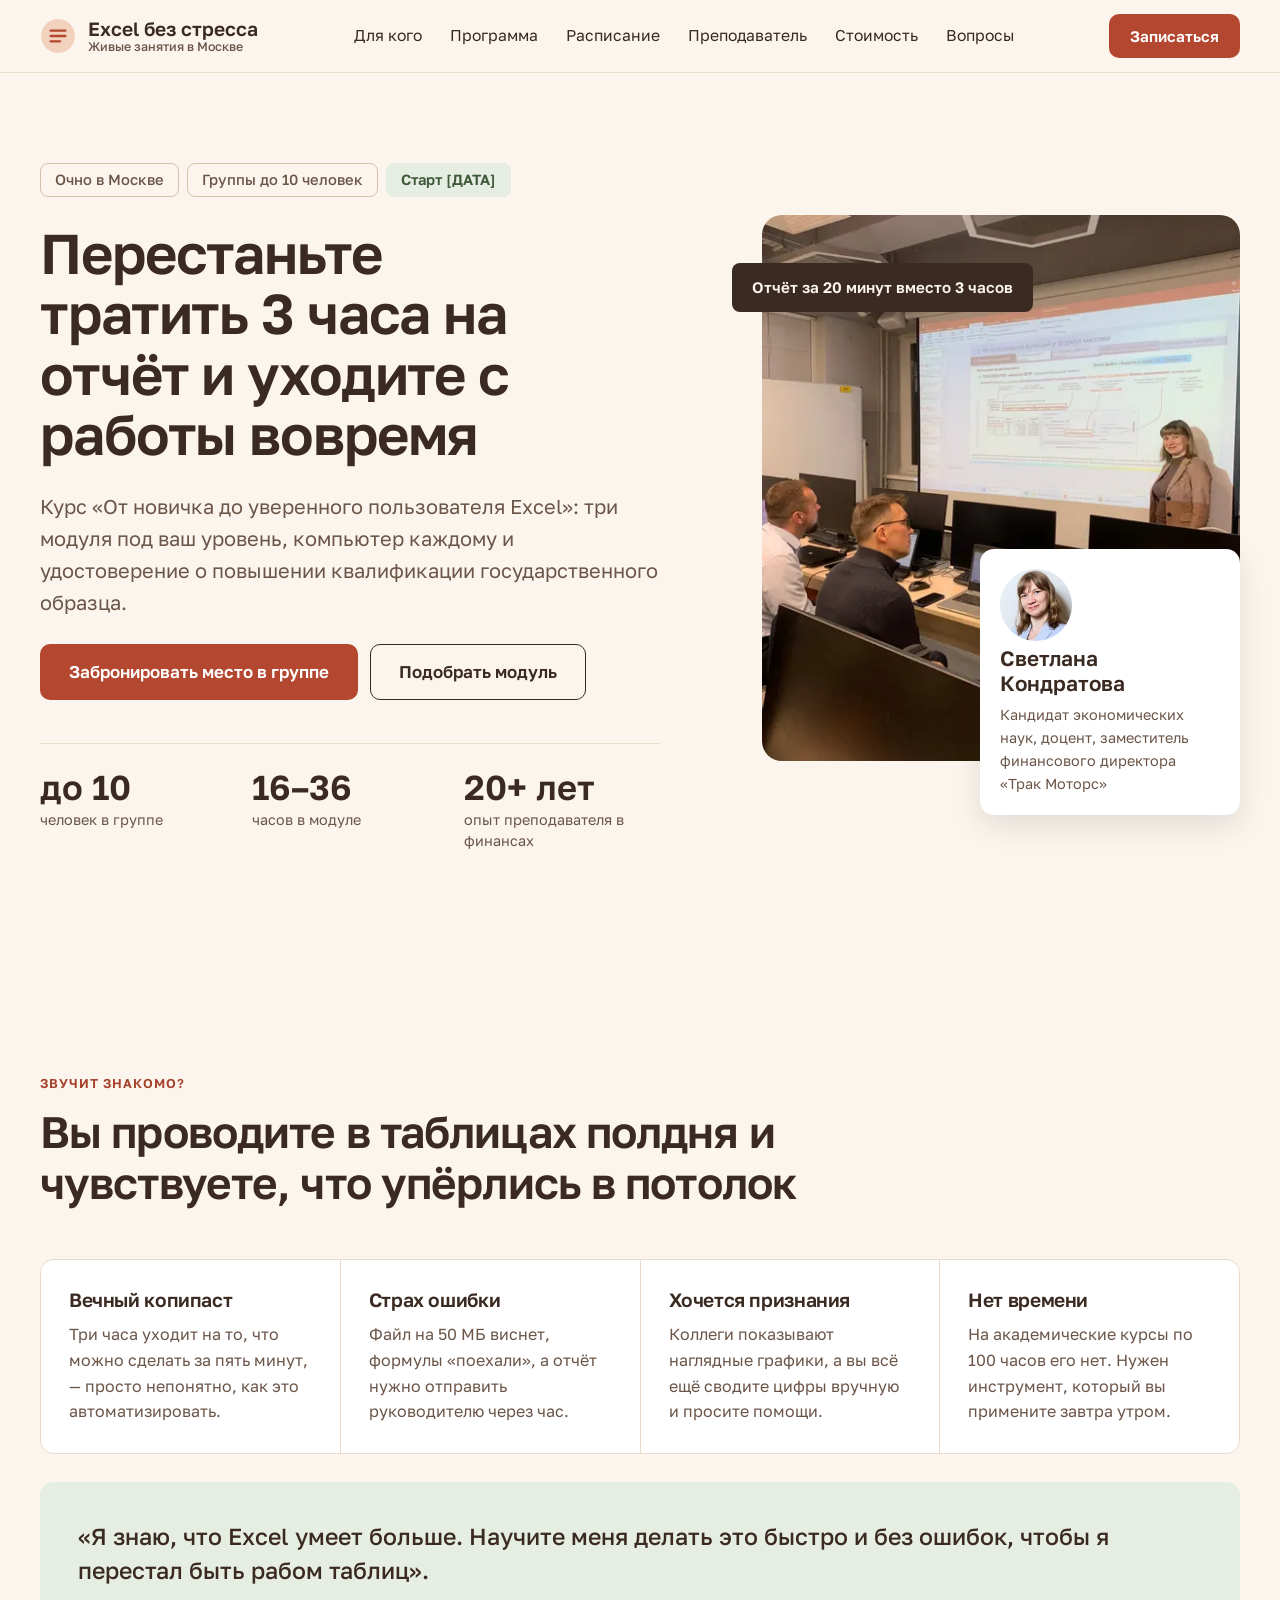
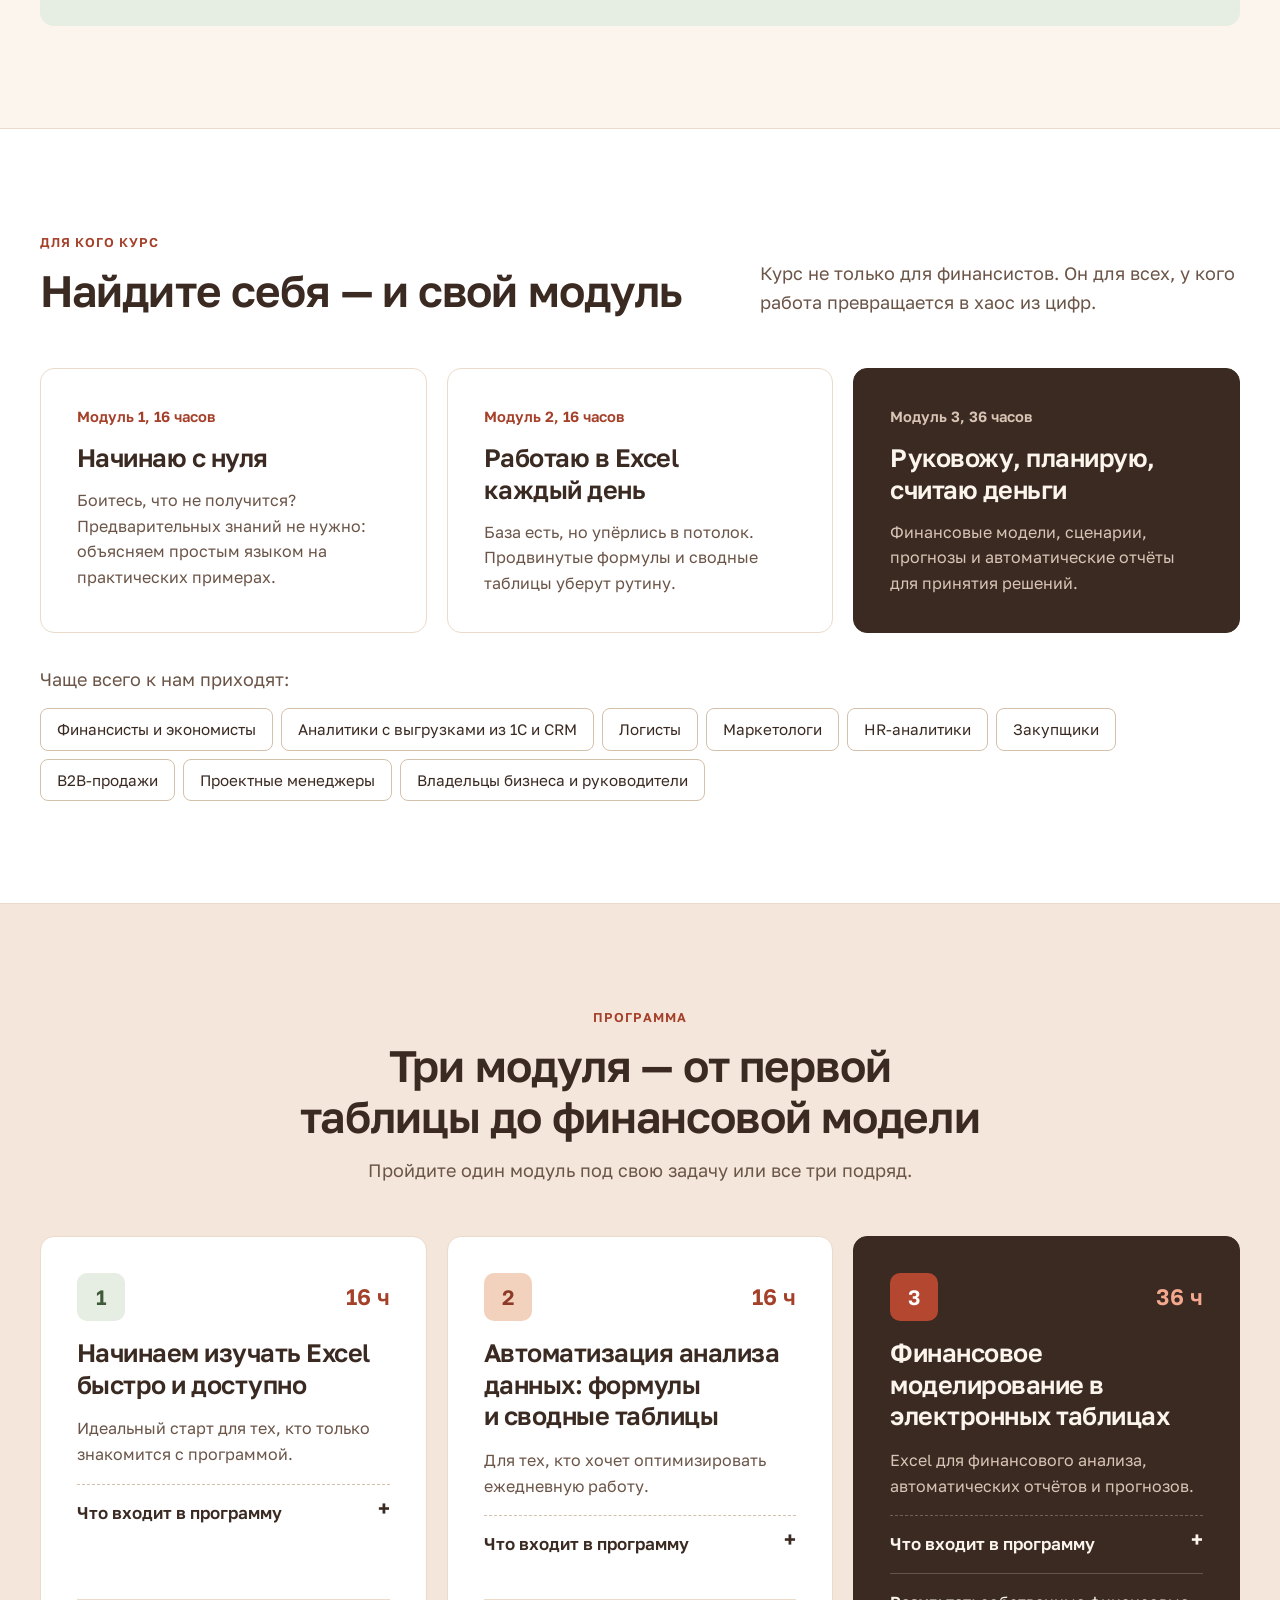
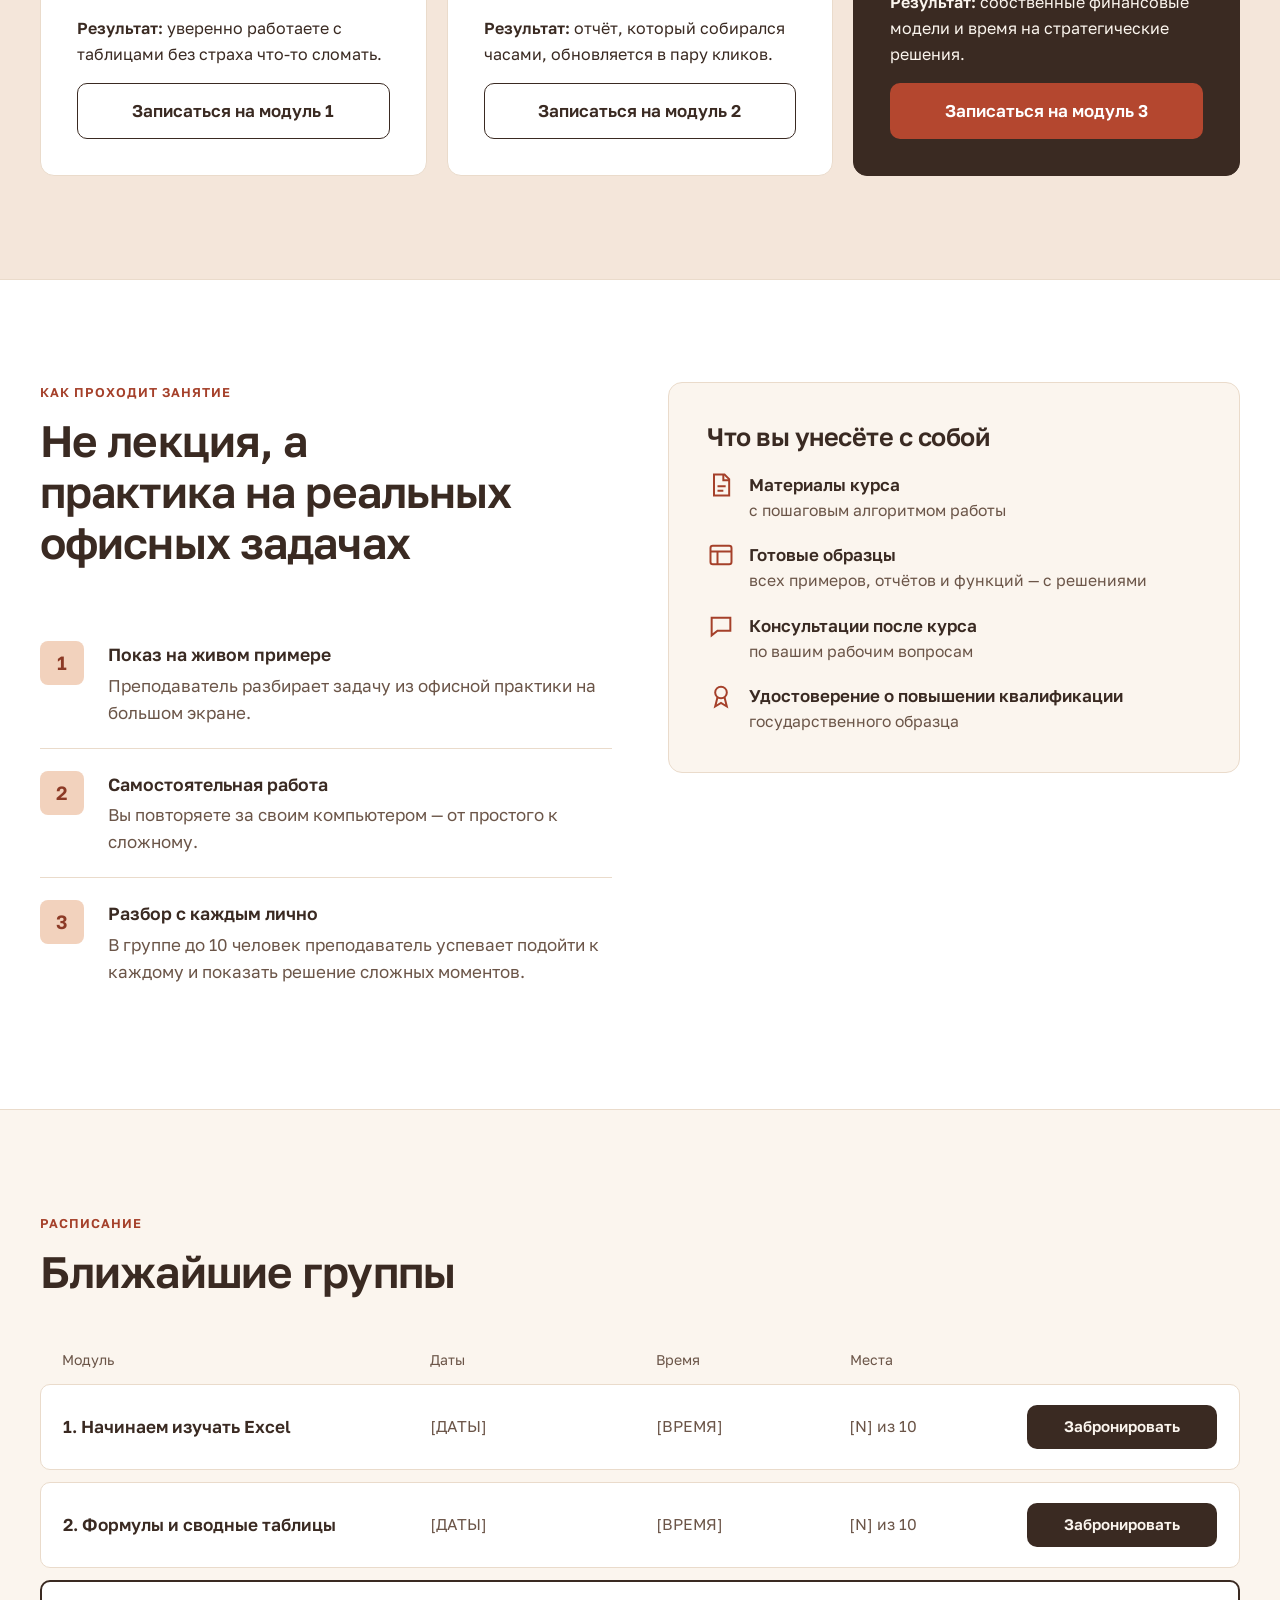
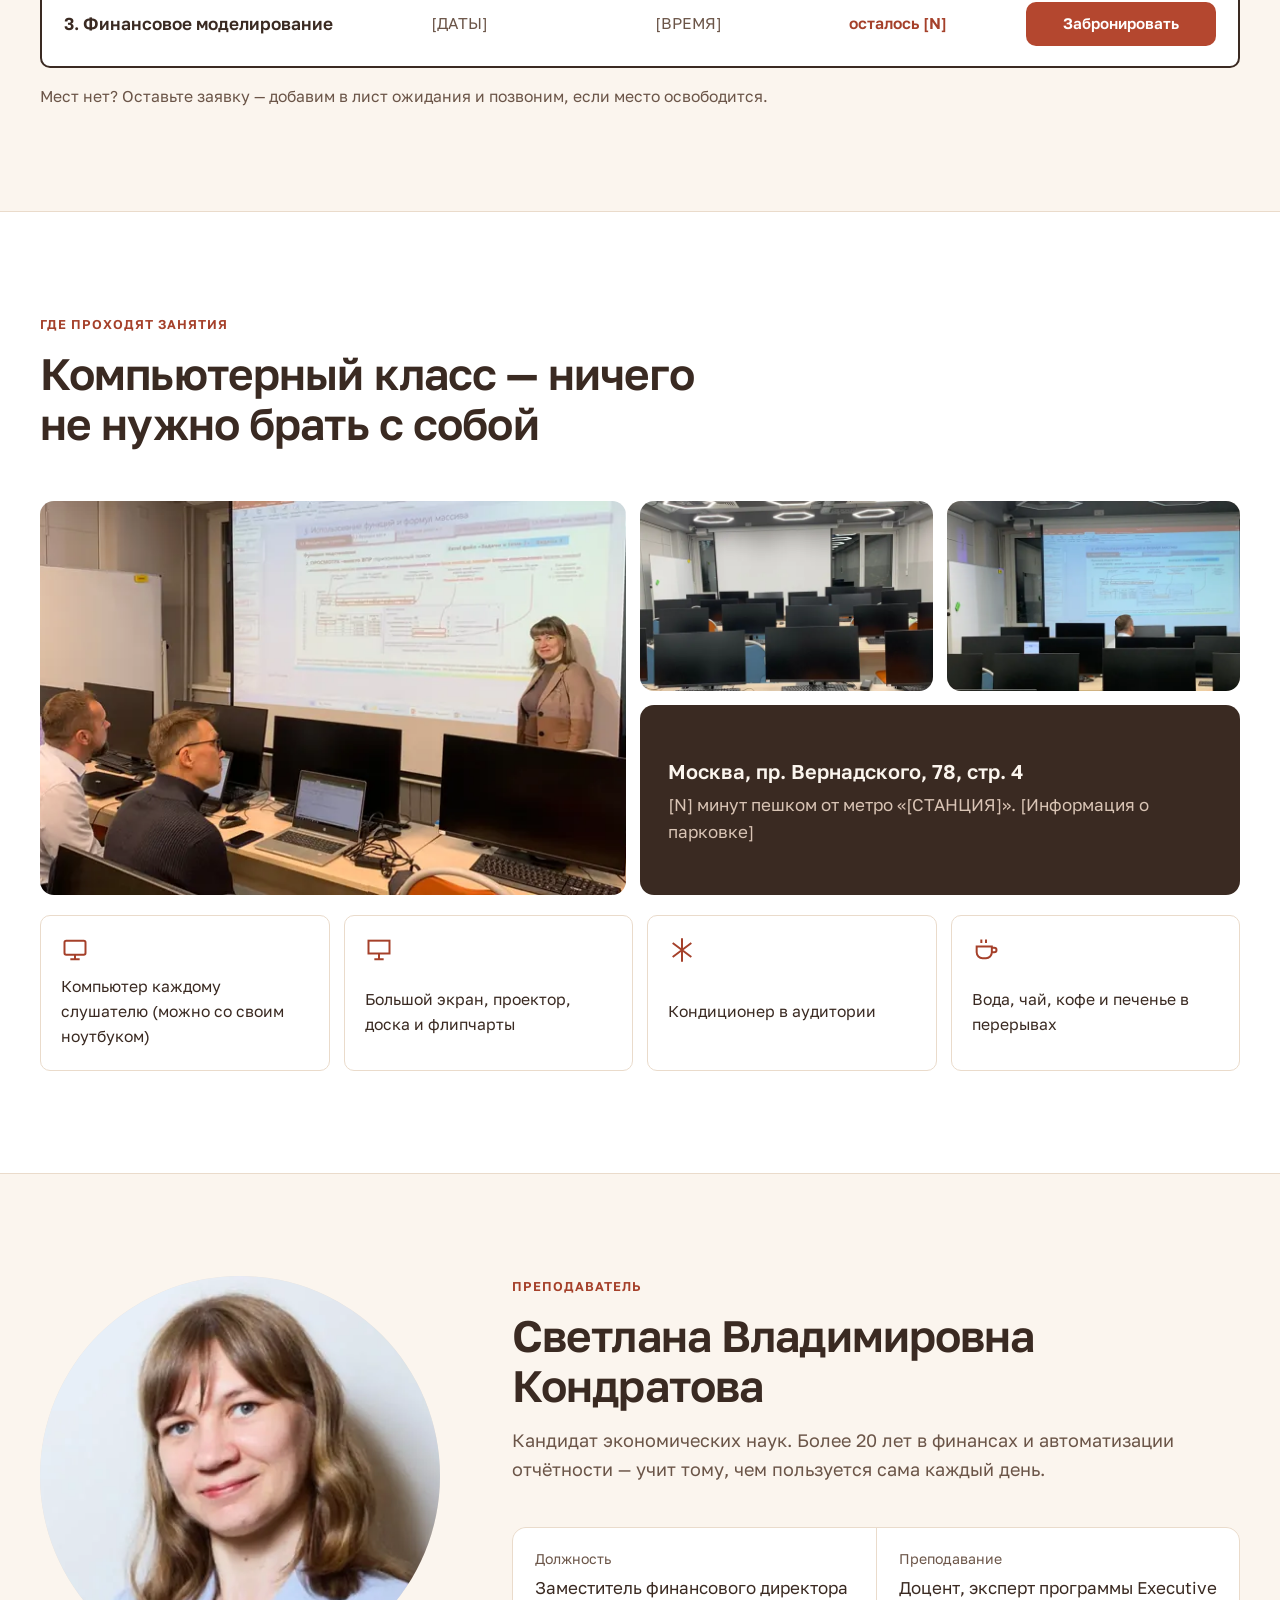
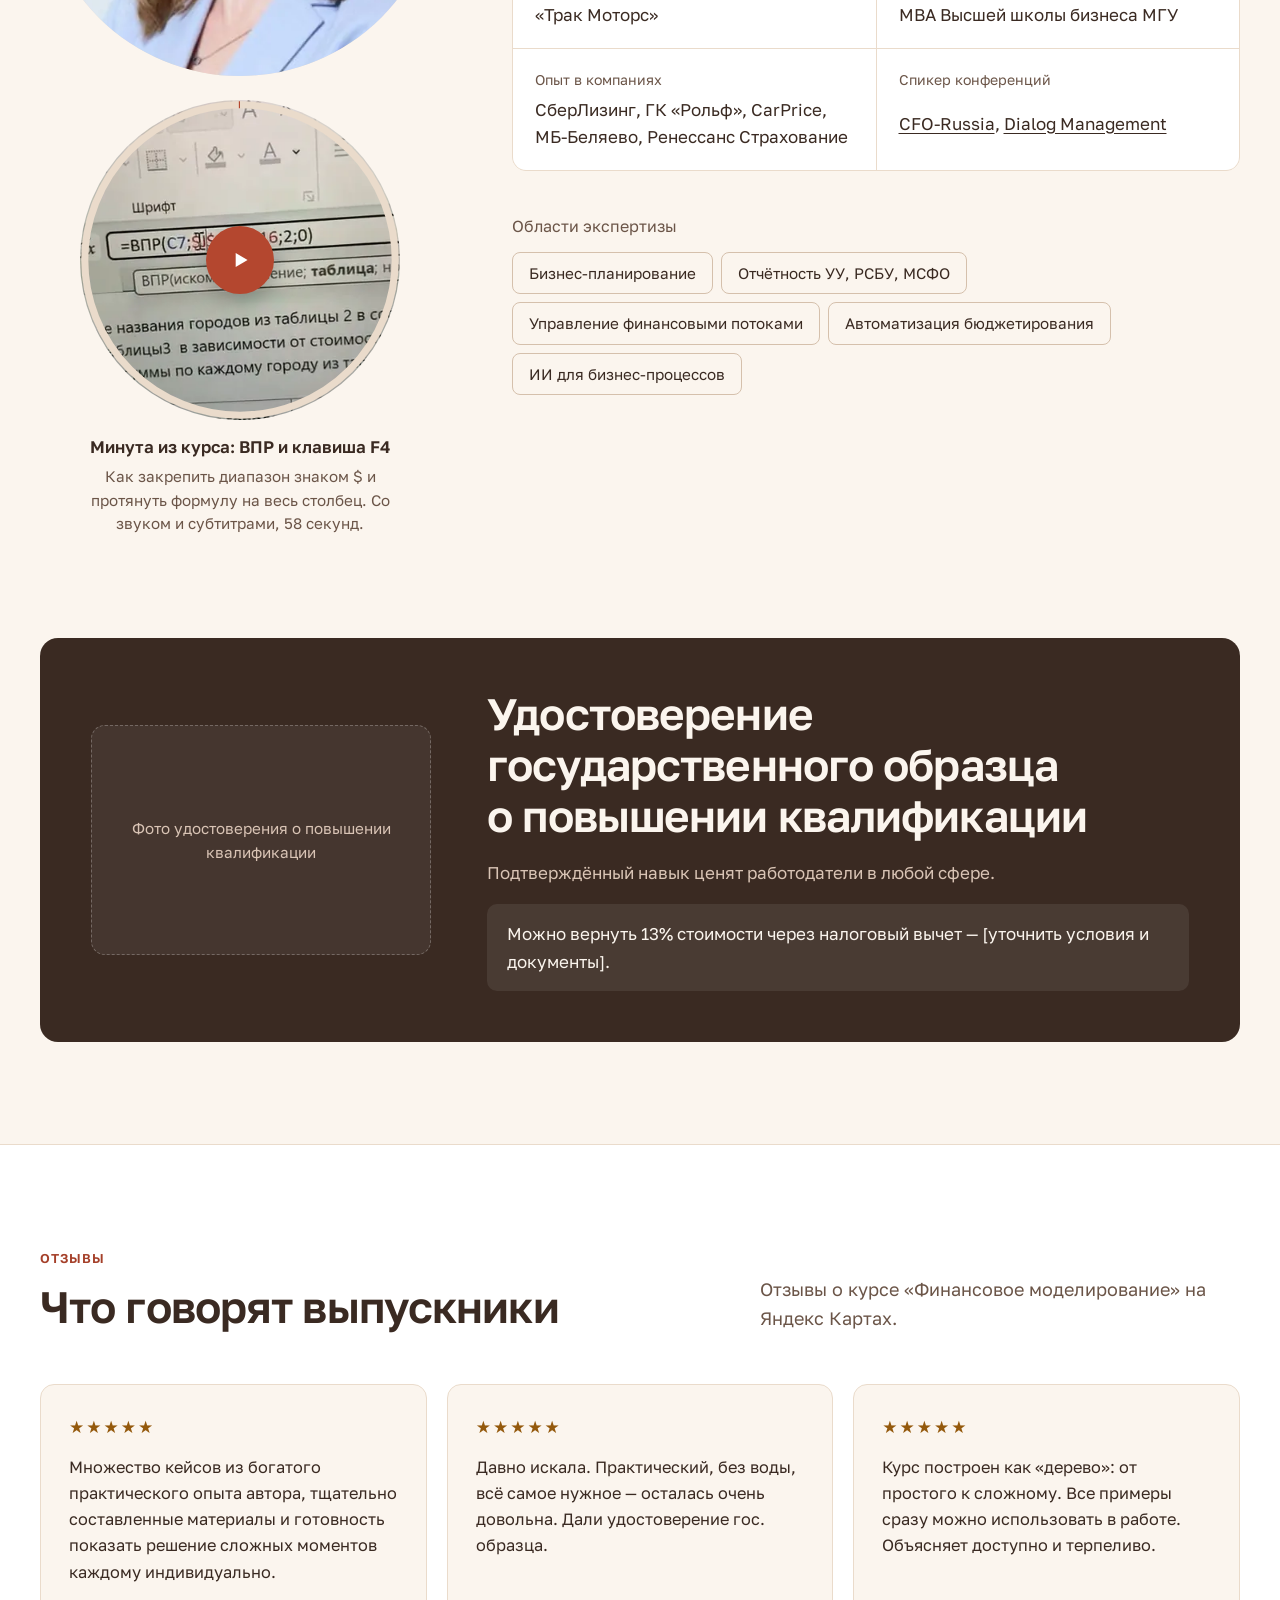
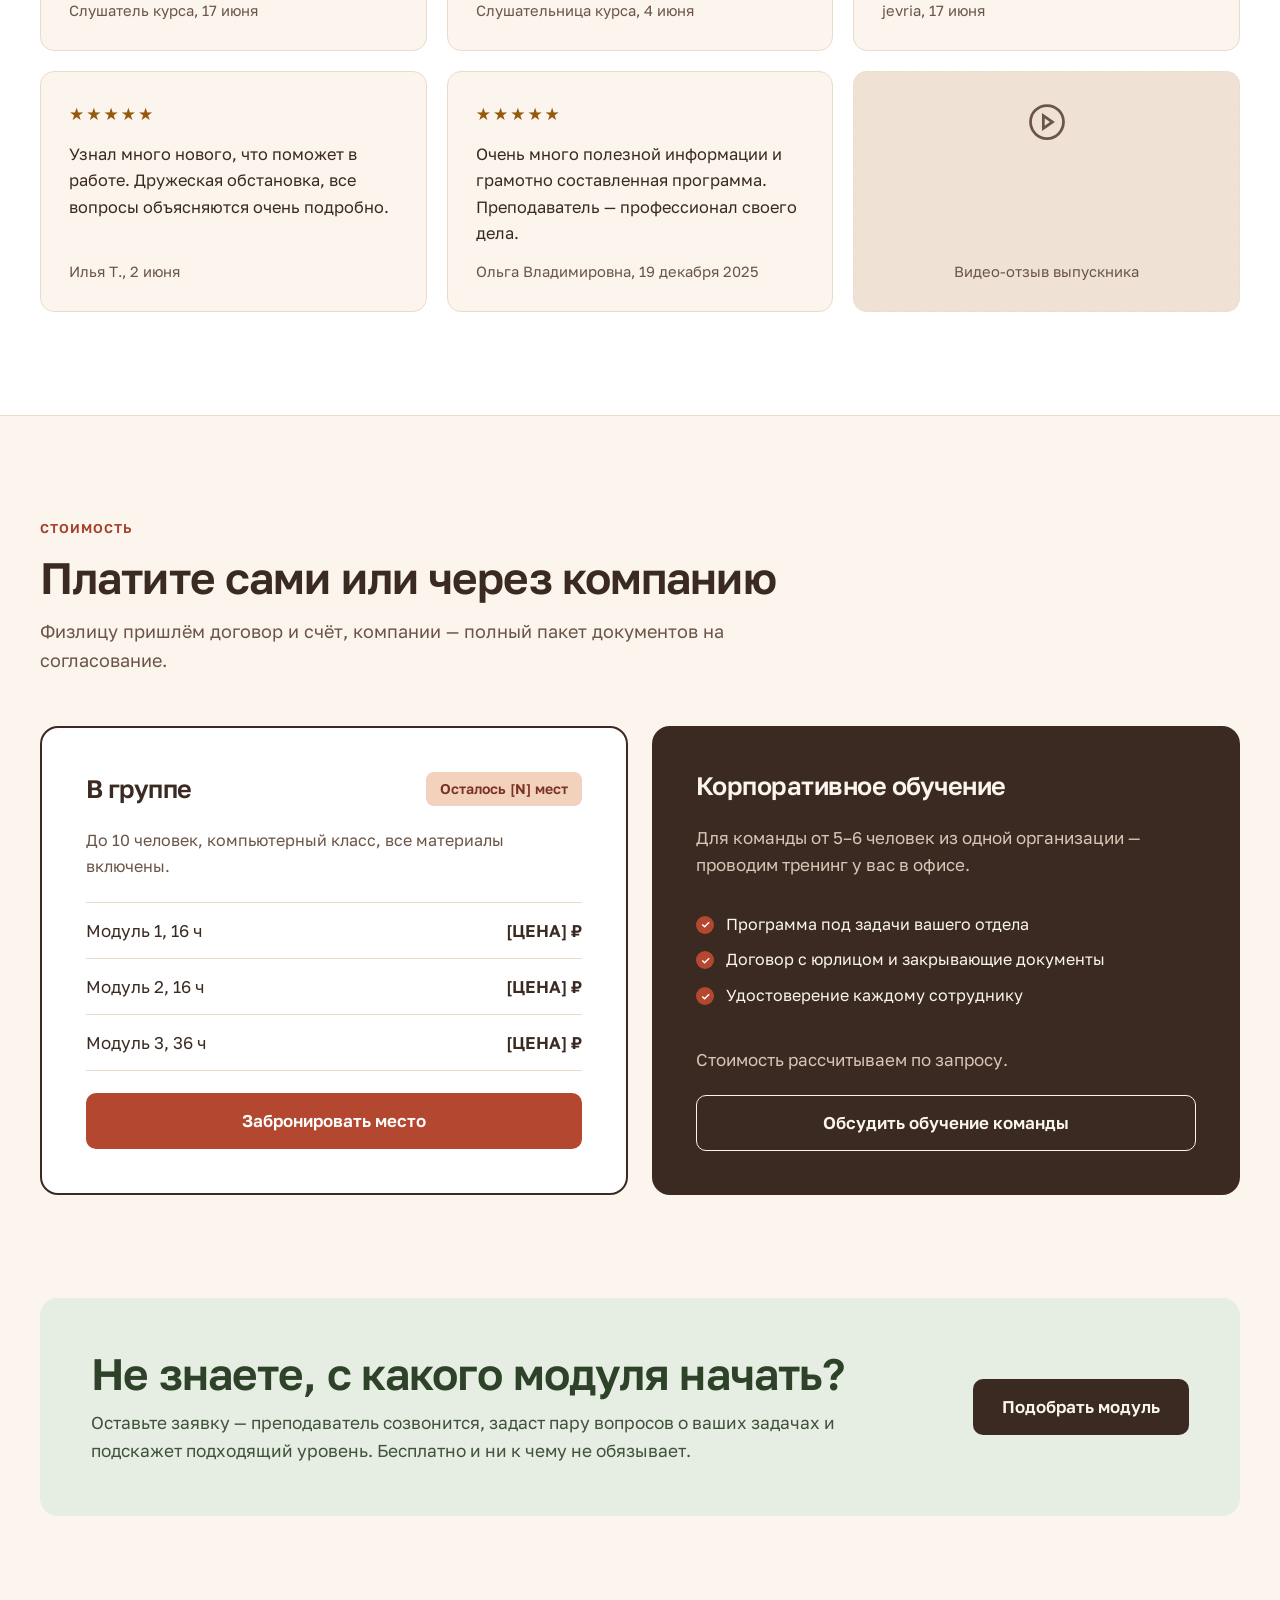
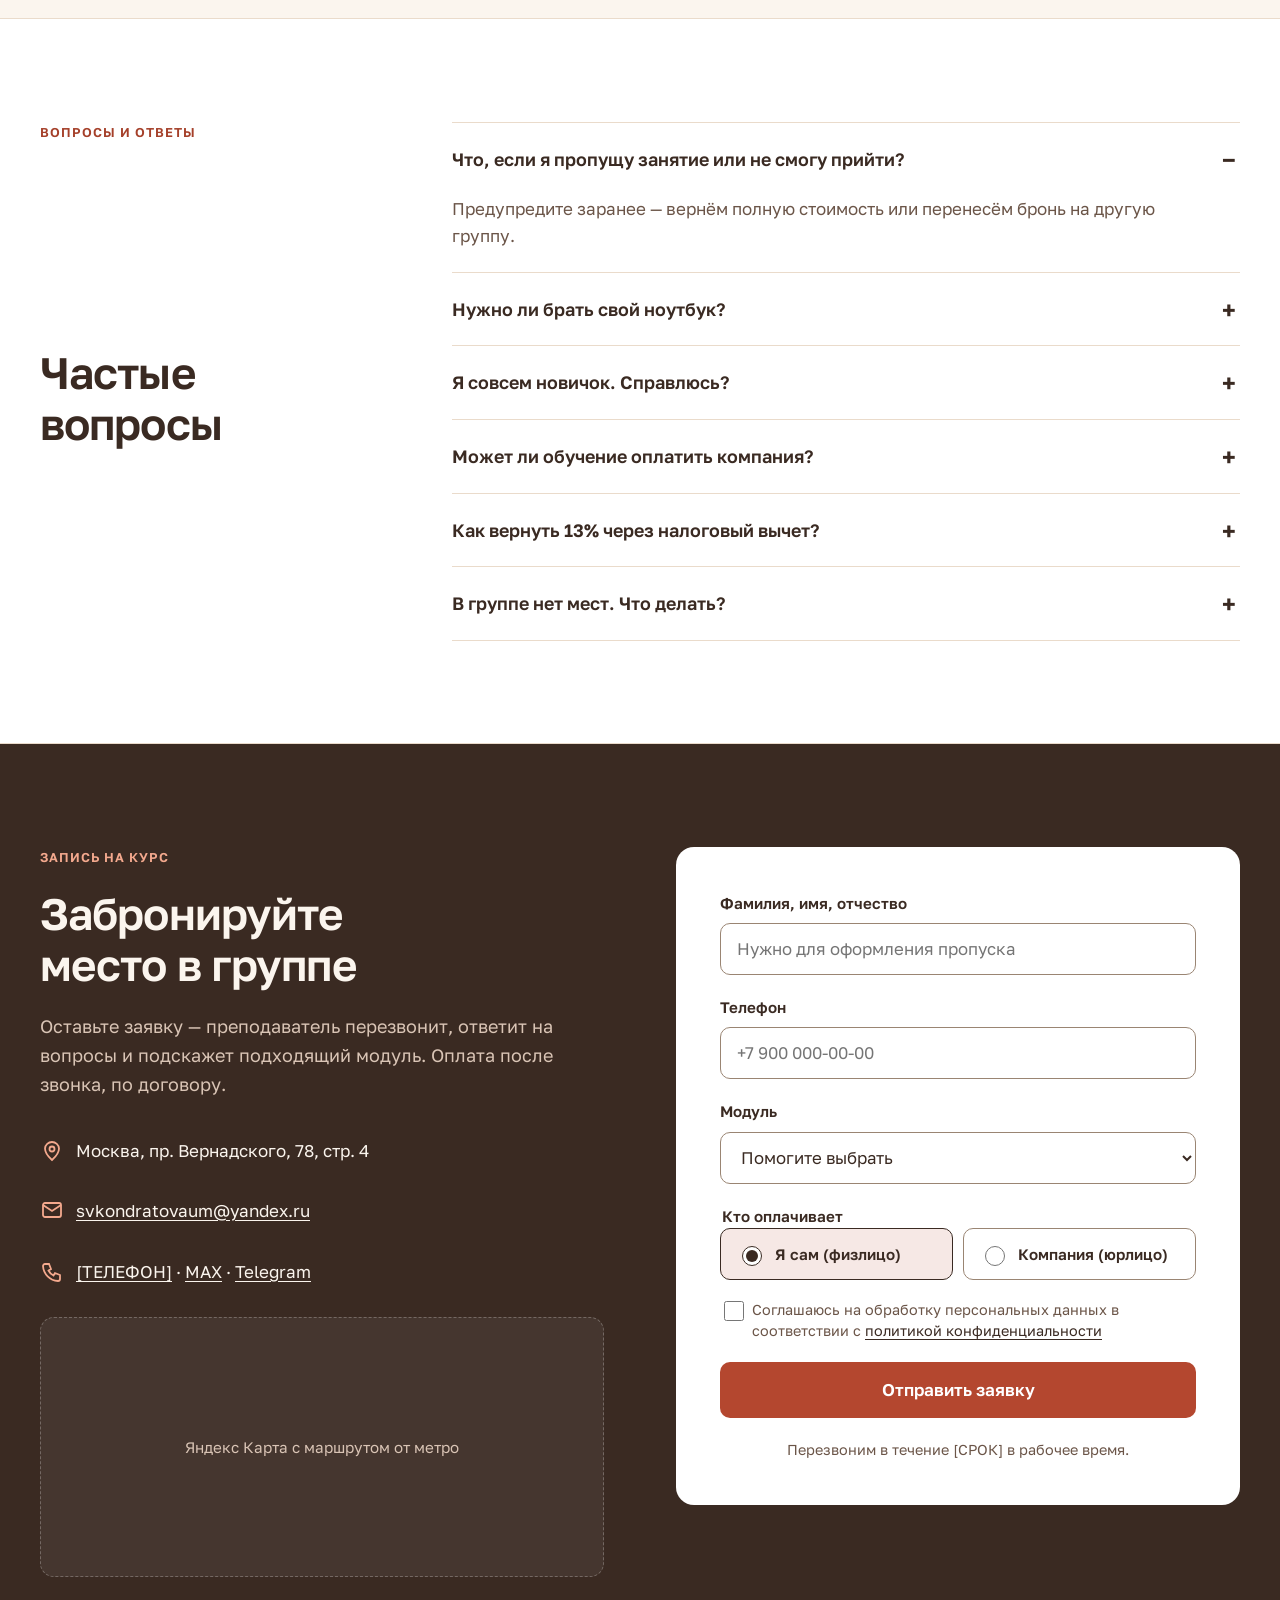
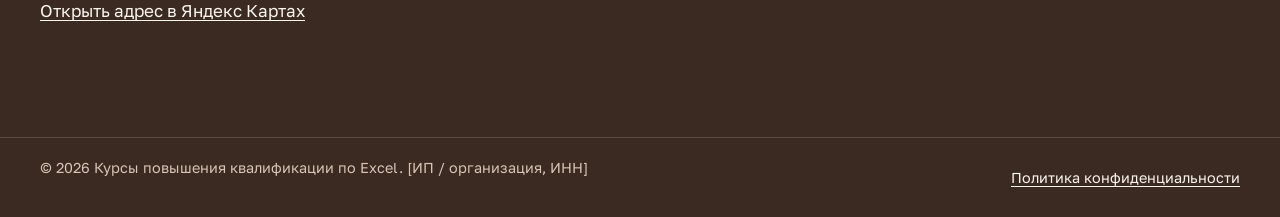
<file: c/index.html>
<!doctype html>
<html lang="ru">
<head>
<meta charset="utf-8">
<meta name="viewport" content="width=device-width, initial-scale=1">
<title>Excel без стресса — живые занятия в Москве, группы до 10 человек</title>
<meta name="description" content="Очные курсы Excel в Москве: три модуля от базового уровня до финансового моделирования. Группы до 10 человек, компьютер каждому, удостоверение о повышении квалификации.">
<!-- Когда появится домен: можно указать полные адреса, например https://домен.ru/c/ -->
<link rel="canonical" href="./">
<meta property="og:title" content="Excel без стресса — живые занятия в Москве, группы до 10 человек">
<meta property="og:description" content="Три модуля, группы до 10 человек, удостоверение гос. образца.">
<meta property="og:type" content="website">
<meta property="og:image" content="../assets/img/og-c.jpg">
<link rel="icon" href="../assets/img/favicon-c.svg" type="image/svg+xml">
<meta name="theme-color" content="#FBF5EE">
<link rel="stylesheet" href="../assets/css/base.css?v=6">
<link rel="stylesheet" href="../assets/css/theme-c.css?v=6">
<!-- Шрифты лежат на сайте (assets/fonts/), предзагружаем те, что нужны первому экрану -->
<link rel="preload" href="../assets/fonts/golos-text-cyrillic.woff2" as="font" type="font/woff2" crossorigin>
<link rel="preload" href="../assets/fonts/golos-text-latin.woff2" as="font" type="font/woff2" crossorigin>

<script>
  /* Настройки страницы. metrikaId — номер счётчика Яндекс Метрики (8 цифр). 0 = счётчик выключен. */
  window.LANDING_CONFIG = {
    metrikaId: 0,
    fallbackEmail: 'svkondratovaum@yandex.ru'
  };
</script>
<!-- Яндекс.Метрика: загружается, только если указан metrikaId -->
<script>
  (function () {
    var id = window.LANDING_CONFIG.metrikaId;
    if (!id) return;
    (function(m,e,t,r,i,k,a){m[i]=m[i]||function(){(m[i].a=m[i].a||[]).push(arguments)};
    m[i].l=1*new Date();
    for (var j = 0; j < document.scripts.length; j++) {if (document.scripts[j].src === r) { return; }}
    k=e.createElement(t),a=e.getElementsByTagName(t)[0],k.async=1,k.src=r,a.parentNode.insertBefore(k,a)})
    (window, document, "script", "https://mc.yandex.ru/metrika/tag.js", "ym");
    window.ym(id, "init", { clickmap: true, trackLinks: true, accurateTrackBounce: true, webvisor: true });
  })();
</script>
</head>
<body class="theme-c">

<header class="site-header">
  <div class="container site-header__row">
    <a class="logo" href="#top">
      <svg class="logo__mark" width="36" height="36" viewBox="0 0 34 34" aria-hidden="true"><circle cx="17" cy="17" r="16" fill="#F2D2BD"/><path d="M10 12h14M10 17h14M10 22h9" stroke="#B4472F" stroke-width="2.2" stroke-linecap="round"/></svg>
      <span class="logo__name">Excel без стресса<span class="logo__sub">Живые занятия в Москве</span></span>
    </a>
    <nav class="nav" aria-label="Разделы страницы">
      <a href="#for">Для кого</a>
      <a href="#program">Программа</a>
      <a href="#schedule">Расписание</a>
      <a href="#teacher">Преподаватель</a>
      <a href="#price">Стоимость</a>
      <a href="#faq">Вопросы</a>
    </nav>
    <a class="btn btn--primary btn--sm site-header__cta" href="#signup" data-cta="header">Записаться</a>
    <button class="menu-btn" type="button" aria-controls="mobile-nav" aria-expanded="false" aria-label="Меню" data-menu-toggle><svg width="22" height="22" viewBox="0 0 24 24" fill="none" stroke="currentColor" stroke-width="2" aria-hidden="true"><path d="M4 7h16M4 12h16M4 17h16"/></svg></button>
  </div>
  <nav class="container mobile-nav" id="mobile-nav" aria-label="Разделы страницы">
    <a href="#for">Для кого</a>
    <a href="#program">Программа</a>
    <a href="#schedule">Расписание</a>
    <a href="#teacher">Преподаватель</a>
    <a href="#price">Стоимость</a>
    <a href="#faq">Вопросы</a>
    <a class="btn btn--primary btn--block" href="#signup" data-cta="mobile-menu">Записаться</a>
  </nav>
</header>

<main id="top">

<!-- 1. HERO -->
<section class="hero">
  <div class="container hero__grid">
    <div class="hero__text">
      <div class="hero__meta">
        <span class="chip">Очно в Москве</span>
        <span class="chip">Группы до 10 человек</span>
        <span class="chip chip--accent">Старт&nbsp;<span data-cms="start_date" data-cms-label="Дата старта (первый экран)">[ДАТА]</span></span>
      </div>
      <h1>Перестаньте тратить 3 часа на отчёт и уходите с работы вовремя</h1>
      <p class="hero__lead">Курс «От новичка до уверенного пользователя Excel»: три модуля под ваш уровень, компьютер каждому и удостоверение о повышении квалификации государственного образца.</p>
      <div class="hero__actions">
        <a class="btn btn--primary" href="#signup" data-cta="hero">Забронировать место в группе</a>
        <a class="btn btn--ghost" href="#pick" data-cta="hero-pick">Подобрать модуль</a>
      </div>
      <dl class="hero__facts">
        <div><dt class="visually-hidden">Размер группы</dt><dd style="margin:0"><span class="fact__value">до 10</span><span class="fact__label">человек в группе</span></dd></div>
        <div><dt class="visually-hidden">Длительность</dt><dd style="margin:0"><span class="fact__value">16–36</span><span class="fact__label">часов в модуле</span></dd></div>
        <div><dt class="visually-hidden">Опыт преподавателя</dt><dd style="margin:0"><span class="fact__value">20+ лет</span><span class="fact__label">опыт преподавателя в финансах</span></dd></div>
      </dl>
    </div>
    <div class="hero__media">
      <div class="hero__photo">
        <picture><source type="image/webp" srcset="../assets/img/hero-c-lesson-490.webp 490w, ../assets/img/hero-c-lesson-980.webp 980w" sizes="(min-width: 1000px) 490px, 440px"><img src="../assets/img/hero-c-lesson.jpg" alt="Занятие в компьютерном классе: преподаватель у большого экрана, слушатели за компьютерами" width="980" height="1120" fetchpriority="high"></picture>
      </div>
      <div class="teacher-card">
        <div class="teacher-card__avatar"><picture><source srcset="../assets/img/teacher-avatar.webp" type="image/webp"><img src="../assets/img/teacher-avatar.jpg" alt="" width="72" height="72" loading="lazy"></picture></div>
        <span class="teacher-card__name">Светлана Кондратова</span>
        <span class="teacher-card__role">Кандидат экономических наук, доцент, заместитель финансового директора «Трак Моторс»</span>
      </div>
      <div class="hero__badge">Отчёт за 20 минут вместо 3 часов</div>
    </div>
  </div>
</section>

<!-- 2. БОЛИ -->
<section class="section" aria-labelledby="pains-title">
  <div class="container">
    <div class="section__head">
      <span class="section__kicker">Звучит знакомо?</span>
      <h2 id="pains-title">Вы проводите в таблицах полдня и чувствуете, что упёрлись в потолок</h2>
    </div>
    <div class="grid grid--4 pains">
      <div class="pain"><h3>Вечный копипаст</h3><p>Три часа уходит на то, что можно сделать за пять минут, — просто непонятно, как это автоматизировать.</p></div>
      <div class="pain"><h3>Страх ошибки</h3><p>Файл на 50 МБ виснет, формулы «поехали», а отчёт нужно отправить руководителю через час.</p></div>
      <div class="pain"><h3>Хочется признания</h3><p>Коллеги показывают наглядные графики, а вы всё ещё сводите цифры вручную и просите помощи.</p></div>
      <div class="pain"><h3>Нет времени</h3><p>На академические курсы по 100 часов его нет. Нужен инструмент, который вы примените завтра утром.</p></div>
    </div>
    <blockquote class="quote-block">«Я знаю, что Excel умеет больше. Научите меня делать это быстро и без ошибок, чтобы я перестал быть рабом таблиц».</blockquote>
  </div>
</section>

<!-- 3. ДЛЯ КОГО -->
<section class="section section--alt" id="for" aria-labelledby="for-title">
  <div class="container">
    <div class="section__head section__head--split">
      <div style="display:grid;gap:14px">
        <span class="section__kicker">Для кого курс</span>
        <h2 id="for-title">Найдите себя — и свой модуль</h2>
      </div>
      <p class="section__lead">Курс не только для финансистов. Он для всех, у кого работа превращается в хаос из цифр.</p>
    </div>
    <div class="grid grid--3">
      <article class="card"><span class="card__meta">Модуль 1, 16 часов</span><h3>Начинаю с нуля</h3><p class="card__text">Боитесь, что не получится? Предварительных знаний не нужно: объясняем простым языком на практических примерах.</p></article>
      <article class="card"><span class="card__meta">Модуль 2, 16 часов</span><h3>Работаю в Excel каждый день</h3><p class="card__text">База есть, но упёрлись в потолок. Продвинутые формулы и сводные таблицы уберут рутину.</p></article>
      <article class="card card--dark"><span class="card__meta">Модуль 3, 36 часов</span><h3>Руковожу, планирую, считаю деньги</h3><p class="card__text">Финансовые модели, сценарии, прогнозы и автоматические отчёты для принятия решений.</p></article>
    </div>
    <p class="section__lead" style="margin-top:32px">Чаще всего к нам приходят:</p>
    <div class="tags" style="margin-top:14px">
      <span class="tag">Финансисты и экономисты</span><span class="tag">Аналитики с выгрузками из 1С и CRM</span><span class="tag">Логисты</span><span class="tag">Маркетологи</span><span class="tag">HR-аналитики</span><span class="tag">Закупщики</span><span class="tag">B2B-продажи</span><span class="tag">Проектные менеджеры</span><span class="tag">Владельцы бизнеса и руководители</span>
    </div>
  </div>
</section>

<!-- 4. ПРОГРАММА -->
<section class="section section--soft" id="program" aria-labelledby="program-title">
  <div class="container">
    <div class="section__head section__head--center">
      <div style="display:grid;gap:14px">
        <span class="section__kicker">Программа</span>
        <h2 id="program-title">Три модуля — от первой таблицы до финансовой модели</h2>
      </div>
      <p class="section__lead">Пройдите один модуль под свою задачу или все три подряд.</p>
    </div>
    <div class="grid grid--3">
      <article class="card module">
        <div class="module__top"><span class="module__numeral">1</span><span class="module__hours">16 ч</span></div>
        <h3>Начинаем изучать Excel быстро и доступно</h3>
        <p class="card__text">Идеальный старт для тех, кто только знакомится с программой.</p>
        <details data-goal-open="m1">
          <summary>Что входит в программу</summary>
          <ul class="checklist">
            <li>Интерфейс, работа с книгами и листами</li>
            <li>Защита файлов</li>
            <li>Базовые функции и инструменты</li>
            <li><!-- TODO --> [Дополнить темами программы]</li>
          </ul>
        </details>
        <p class="module__result"><b>Результат:</b> уверенно работаете с таблицами без страха что-то сломать.</p>
        <a class="btn btn--ghost btn--block" href="#signup" data-cta="program" data-module="Модуль 1. Начинаем изучать Excel (16 ч)">Записаться на модуль 1</a>
      </article>
      <article class="card module">
        <div class="module__top"><span class="module__numeral">2</span><span class="module__hours">16 ч</span></div>
        <h3>Автоматизация анализа данных: формулы и сводные таблицы</h3>
        <p class="card__text">Для тех, кто хочет оптимизировать ежедневную работу.</p>
        <details data-goal-open="m2">
          <summary>Что входит в программу</summary>
          <ul class="checklist">
            <li>Продвинутые формулы для расчётов</li>
            <li>Сводные таблицы для анализа данных</li>
            <li>Автоматизация рутинных задач</li>
            <li><!-- TODO --> [Дополнить темами программы]</li>
          </ul>
        </details>
        <p class="module__result"><b>Результат:</b> отчёт, который собирался часами, обновляется в пару кликов.</p>
        <a class="btn btn--ghost btn--block" href="#signup" data-cta="program" data-module="Модуль 2. Формулы и сводные таблицы (16 ч)">Записаться на модуль 2</a>
      </article>
      <article class="card card--dark module">
        <div class="module__top"><span class="module__numeral">3</span><span class="module__hours">36 ч</span></div>
        <h3>Финансовое моделирование в электронных таблицах</h3>
        <p class="card__text">Excel для финансового анализа, автоматических отчётов и прогнозов.</p>
        <details data-goal-open="m3">
          <summary>Что входит в программу</summary>
          <ul class="checklist">
            <li>Основы: книги, листы, форматирование, сортировка и фильтрация</li>
            <li>Большие массивы: сбор нескольких таблиц в одну, дубликаты, группировка</li>
            <li>ВПР, ИНДЕКС, ПОИСКПОЗ, СМЕЩ, функции дат и текста, СУММЕСЛИ, СЧЁТЕСЛИ</li>
            <li>Финансовые модели и сценарии</li>
            <li>Сводные таблицы с вычислениями</li>
            <li>Визуализация: графики и диаграммы</li>
          </ul>
        </details>
        <p class="module__result"><b>Результат:</b> собственные финансовые модели и время на стратегические решения.</p>
        <a class="btn btn--primary btn--block" href="#signup" data-cta="program" data-module="Модуль 3. Финансовое моделирование (36 ч)">Записаться на модуль 3</a>
      </article>
    </div>
  </div>
</section>

<!-- 5. КАК ПРОХОДИТ -->
<section class="section section--alt" aria-labelledby="how-title">
  <div class="container grid grid--2" style="--gap:56px">
    <div>
      <div class="section__head">
        <span class="section__kicker">Как проходит занятие</span>
        <h2 id="how-title">Не лекция, а практика на реальных офисных задачах</h2>
      </div>
      <ol class="steps">
        <li><div><b>Показ на живом примере</b><span>Преподаватель разбирает задачу из офисной практики на большом экране.</span></div></li>
        <li><div><b>Самостоятельная работа</b><span>Вы повторяете за своим компьютером — от простого к сложному.</span></div></li>
        <li><div><b>Разбор с каждым лично</b><span>В группе до 10 человек преподаватель успевает подойти к каждому и показать решение сложных моментов.</span></div></li>
      </ol>
    </div>
    <div class="takeaways">
      <h3>Что вы унесёте с собой</h3>
      <div class="takeaway"><svg width="28" height="28" viewBox="0 0 24 24" fill="none" stroke="currentColor" stroke-width="1.7" aria-hidden="true"><path d="M6 3h9l4 4v14H6z"/><path d="M14 3v5h5M9 13h7M9 17h5"/></svg><div><b>Материалы курса</b><span>с пошаговым алгоритмом работы</span></div></div>
      <div class="takeaway"><svg width="28" height="28" viewBox="0 0 24 24" fill="none" stroke="currentColor" stroke-width="1.7" aria-hidden="true"><rect x="3" y="4" width="18" height="16" rx="2"/><path d="M3 9h18M9 9v11"/></svg><div><b>Готовые образцы</b><span>всех примеров, отчётов и функций — с решениями</span></div></div>
      <div class="takeaway"><svg width="28" height="28" viewBox="0 0 24 24" fill="none" stroke="currentColor" stroke-width="1.7" aria-hidden="true"><path d="M4 5h16v11H9l-5 4z"/></svg><div><b>Консультации после курса</b><span>по вашим рабочим вопросам</span></div></div>
      <div class="takeaway"><svg width="28" height="28" viewBox="0 0 24 24" fill="none" stroke="currentColor" stroke-width="1.7" aria-hidden="true"><circle cx="12" cy="9" r="5"/><path d="M9 13l-2 8 5-3 5 3-2-8"/></svg><div><b>Удостоверение о повышении квалификации</b><span>государственного образца</span></div></div>
    </div>
  </div>
</section>

<!-- 6. РАСПИСАНИЕ — TODO: заполнить даты, время и места -->
<section class="section" id="schedule" aria-labelledby="schedule-title">
  <div class="container">
    <div class="section__head">
      <span class="section__kicker">Расписание</span>
      <h2 id="schedule-title">Ближайшие группы</h2>
    </div>
    <div class="schedule" role="table" aria-label="Расписание групп">
      <div class="schedule__head" role="row"><span role="columnheader">Модуль</span><span role="columnheader">Даты</span><span role="columnheader">Время</span><span role="columnheader">Места</span><span role="columnheader"><span class="visually-hidden">Запись</span></span></div>
      <div class="schedule__row" role="row">
        <span class="schedule__name" role="cell">1. Начинаем изучать Excel</span>
        <span class="schedule__cell" role="cell" data-cms="m1_dates" data-cms-label="Модуль 1 — даты">[ДАТЫ]</span><span class="schedule__cell" role="cell" data-cms="m1_time" data-cms-label="Модуль 1 — время">[ВРЕМЯ]</span><span class="schedule__cell" role="cell"><span data-cms="m1_seats" data-cms-label="Модуль 1 — свободных мест из 10">[N]</span> из 10</span>
        <span class="schedule__action" role="cell"><a class="btn btn--dark btn--sm" href="#signup" data-cta="schedule" data-module="Модуль 1. Начинаем изучать Excel (16 ч)">Забронировать</a></span>
      </div>
      <div class="schedule__row" role="row">
        <span class="schedule__name" role="cell">2. Формулы и сводные таблицы</span>
        <span class="schedule__cell" role="cell" data-cms="m2_dates" data-cms-label="Модуль 2 — даты">[ДАТЫ]</span><span class="schedule__cell" role="cell" data-cms="m2_time" data-cms-label="Модуль 2 — время">[ВРЕМЯ]</span><span class="schedule__cell" role="cell"><span data-cms="m2_seats" data-cms-label="Модуль 2 — свободных мест из 10">[N]</span> из 10</span>
        <span class="schedule__action" role="cell"><a class="btn btn--dark btn--sm" href="#signup" data-cta="schedule" data-module="Модуль 2. Формулы и сводные таблицы (16 ч)">Забронировать</a></span>
      </div>
      <div class="schedule__row schedule__row--hot" role="row">
        <span class="schedule__name" role="cell">3. Финансовое моделирование</span>
        <span class="schedule__cell" role="cell" data-cms="m3_dates" data-cms-label="Модуль 3 — даты">[ДАТЫ]</span><span class="schedule__cell" role="cell" data-cms="m3_time" data-cms-label="Модуль 3 — время">[ВРЕМЯ]</span><span class="schedule__cell schedule__seats--hot" role="cell">осталось <span data-cms="m3_seats" data-cms-label="Модуль 3 — свободных мест">[N]</span></span>
        <span class="schedule__action" role="cell"><a class="btn btn--primary btn--sm" href="#signup" data-cta="schedule" data-module="Модуль 3. Финансовое моделирование (36 ч)">Забронировать</a></span>
      </div>
    </div>
    <p class="schedule__note">Мест нет? Оставьте заявку — добавим в лист ожидания и позвоним, если место освободится.</p>
  </div>
</section>

<!-- 7. ГДЕ УЧИТЬСЯ -->
<section class="section section--alt" aria-labelledby="place-title">
  <div class="container">
    <div class="section__head">
      <span class="section__kicker">Где проходят занятия</span>
      <h2 id="place-title">Компьютерный класс — ничего не нужно брать с собой</h2>
    </div>
    <div class="gallery">
      <picture><source type="image/webp" srcset="../assets/img/class-lesson-600.webp 600w, ../assets/img/class-lesson-1200.webp 1200w" sizes="(min-width: 900px) 600px, 100vw"><img class="gallery__photo gallery__photo--main" src="../assets/img/class-lesson.jpg" alt="Занятие в компьютерном классе: преподаватель разбирает функцию ПРОСМОТРХ на большом экране, слушатели работают за компьютерами" width="1200" height="800" loading="lazy" decoding="async"></picture>
      <picture><source type="image/webp" srcset="../assets/img/class-room-600.webp"><img class="gallery__photo" src="../assets/img/class-room.jpg" alt="Компьютерный класс: ряды рабочих мест с мониторами, экран и проектор" width="600" height="400" loading="lazy" decoding="async"></picture>
      <picture><source type="image/webp" srcset="../assets/img/class-screen-600.webp"><img class="gallery__photo gallery__photo--screen" src="../assets/img/class-screen.jpg" alt="Вид с задних рядов: слайд занятия на большом экране хорошо виден" width="600" height="400" loading="lazy" decoding="async"></picture>
      <div class="gallery__address"><b>Москва, пр. Вернадского, 78, стр. 4</b><span><span data-cms="metro_minutes" data-cms-label="Минут пешком от метро">[N]</span> минут пешком от метро «<span data-cms="metro_station" data-cms-label="Станция метро">[СТАНЦИЯ]</span>». <span data-cms="parking" data-cms-label="Парковка">[Информация о парковке]</span></span></div>
    </div>
    <div class="grid grid--4 features" style="--gap:14px">
      <div class="feature"><svg width="28" height="28" viewBox="0 0 24 24" fill="none" stroke="currentColor" stroke-width="1.7" aria-hidden="true"><rect x="3" y="4" width="18" height="12" rx="1.5"/><path d="M8 20h8M12 16v4"/></svg>Компьютер каждому слушателю (можно со своим ноутбуком)</div>
      <div class="feature"><svg width="28" height="28" viewBox="0 0 24 24" fill="none" stroke="currentColor" stroke-width="1.7" aria-hidden="true"><rect x="3" y="4" width="18" height="11"/><path d="M12 15v5M8 20h8"/></svg>Большой экран, проектор, доска и флипчарты</div>
      <div class="feature"><svg width="28" height="28" viewBox="0 0 24 24" fill="none" stroke="currentColor" stroke-width="1.7" aria-hidden="true"><path d="M12 2v20M4 6l16 12M20 6L4 18"/></svg>Кондиционер в аудитории</div>
      <div class="feature"><svg width="28" height="28" viewBox="0 0 24 24" fill="none" stroke="currentColor" stroke-width="1.7" aria-hidden="true"><path d="M4 9h13v5a5 5 0 01-5 5H9a5 5 0 01-5-5zM17 10h2a2 2 0 010 4h-2M8 3v3M12 3v3"/></svg>Вода, чай, кофе и печенье в перерывах</div>
    </div>
  </div>
</section>

<!-- 8. ПРЕПОДАВАТЕЛЬ -->
<section class="section" id="teacher" aria-labelledby="teacher-title">
  <div class="container teacher">
    <div>
      <div class="teacher__photo"><picture><source srcset="../assets/img/teacher.webp" type="image/webp"><img src="../assets/img/teacher.jpg" alt="Светлана Владимировна Кондратова" width="536" height="536" loading="lazy"></picture></div>
      <!-- Видео-кружок: без JS работает как обычное видео с кнопками; main.js включает свою кнопку, кольцо и субтитры под кругом -->
      <figure class="clip" data-clip>
        <div class="clip__circle">
          <video class="clip__video" id="clip-vpr" controls preload="none" playsinline poster="../assets/video/vpr-explain-poster.webp" width="400" height="400">
            <source src="../assets/video/vpr-explain.mp4" type="video/mp4">
            <track kind="captions" src="../assets/video/vpr-explain.ru.vtt" srclang="ru" label="Русские субтитры" default>
          </video>
          <svg class="clip__ring" viewBox="0 0 100 100" aria-hidden="true"><circle class="clip__track" cx="50" cy="50" r="48.5"/><circle class="clip__progress" cx="50" cy="50" r="48.5" pathLength="100"/></svg>
          <button class="clip__btn" type="button" aria-controls="clip-vpr" aria-label="Смотреть видео: ВПР и закрепление диапазона клавишей F4" data-clip-toggle hidden>
            <span class="clip__disc" aria-hidden="true"><svg class="clip__icon clip__icon--play" width="26" height="26" viewBox="0 0 24 24" fill="currentColor"><path d="M8 5.5v13l11-6.5z"/></svg><svg class="clip__icon clip__icon--pause" width="24" height="24" viewBox="0 0 24 24" fill="currentColor"><path d="M7 5h3.5v14H7zM13.5 5H17v14h-3.5z"/></svg></span>
          </button>
        </div>
        <figcaption class="clip__caption"><b>Минута из курса: ВПР и клавиша F4</b><span data-clip-subs>Как закрепить диапазон знаком $ и протянуть формулу на весь столбец. Со звуком и субтитрами, 58 секунд.</span></figcaption>
      </figure>
    </div>
    <div class="teacher__body">
      <div class="section__head" style="margin:0">
        <span class="section__kicker">Преподаватель</span>
        <h2 id="teacher-title">Светлана Владимировна Кондратова</h2>
        <p class="section__lead">Кандидат экономических наук. Более 20 лет в финансах и автоматизации отчётности — учит тому, чем пользуется сама каждый день.</p>
      </div>
      <dl class="facts-table">
        <div><dt>Должность</dt><dd>Заместитель финансового директора «Трак Моторс»</dd></div>
        <div><dt>Преподавание</dt><dd>Доцент, эксперт программы Executive MBA Высшей школы бизнеса МГУ</dd></div>
        <div><dt>Опыт в компаниях</dt><dd>СберЛизинг, ГК «Рольф», CarPrice, МБ-Беляево, Ренессанс Страхование</dd></div>
        <div><dt>Спикер конференций</dt><dd><a href="https://www.cfo-russia.ru/meropriyatiya/speakers/92430/" target="_blank" rel="noopener">CFO-Russia</a>, <a href="https://dialogmanag.com/CTBT/2025/dokladchiki/" target="_blank" rel="noopener">Dialog Management</a></dd></div>
      </dl>
      <div>
        <p class="section__lead" style="font-size:1rem">Области экспертизы</p>
        <div class="tags" style="margin-top:12px">
          <span class="tag">Бизнес-планирование</span><span class="tag">Отчётность УУ, РСБУ, МСФО</span><span class="tag">Управление финансовыми потоками</span><span class="tag">Автоматизация бюджетирования</span><span class="tag">ИИ для бизнес-процессов</span>
        </div>
      </div>
    </div>
  </div>
</section>

<!-- 9. ДОКУМЕНТ -->
<section class="section" style="padding-top:0" aria-labelledby="doc-title">
  <div class="container">
    <div class="doc">
      <!-- TODO: фото удостоверения -->
      <div class="ph">Фото удостоверения о повышении квалификации</div>
      <div class="doc__text">
        <h2 id="doc-title">Удостоверение государственного образца о повышении квалификации</h2>
        <p>Подтверждённый навык ценят работодатели в любой сфере.</p>
        <!-- TODO: уточнить условия налогового вычета -->
        <p class="doc__note">Можно вернуть 13% стоимости через налоговый вычет — <span data-cms="tax_note" data-cms-label="Налоговый вычет — коротко (блок «Документ»)">[уточнить условия и документы]</span>.</p>
      </div>
    </div>
  </div>
</section>

<!-- 10. ОТЗЫВЫ -->
<section class="section section--alt" aria-labelledby="reviews-title">
  <div class="container">
    <div class="section__head section__head--split">
      <div style="display:grid;gap:14px">
        <span class="section__kicker">Отзывы</span>
        <h2 id="reviews-title">Что говорят выпускники</h2>
      </div>
      <p class="section__lead">Отзывы о курсе «Финансовое моделирование» на Яндекс Картах.</p>
    </div>
    <div class="grid grid--3">
      <figure class="review"><span class="review__stars" aria-label="Оценка 5 из 5">★★★★★</span><blockquote>Множество кейсов из богатого практического опыта автора, тщательно составленные материалы и готовность показать решение сложных моментов каждому индивидуально.</blockquote><figcaption>Слушатель курса, 17 июня</figcaption></figure>
      <figure class="review"><span class="review__stars" aria-label="Оценка 5 из 5">★★★★★</span><blockquote>Давно искала. Практический, без воды, всё самое нужное — осталась очень довольна. Дали удостоверение гос. образца.</blockquote><figcaption>Слушательница курса, 4 июня</figcaption></figure>
      <figure class="review"><span class="review__stars" aria-label="Оценка 5 из 5">★★★★★</span><blockquote>Курс построен как «дерево»: от простого к сложному. Все примеры сразу можно использовать в работе. Объясняет доступно и терпеливо.</blockquote><figcaption>jevria, 17 июня</figcaption></figure>
      <figure class="review"><span class="review__stars" aria-label="Оценка 5 из 5">★★★★★</span><blockquote>Узнал много нового, что поможет в работе. Дружеская обстановка, все вопросы объясняются очень подробно.</blockquote><figcaption>Илья Т., 2 июня</figcaption></figure>
      <figure class="review"><span class="review__stars" aria-label="Оценка 5 из 5">★★★★★</span><blockquote>Очень много полезной информации и грамотно составленная программа. Преподаватель — профессионал своего дела.</blockquote><figcaption>Ольга Владимировна, 19 декабря 2025</figcaption></figure>
      <!-- TODO: видео-отзыв -->
      <figure class="review review--video"><svg width="44" height="44" viewBox="0 0 24 24" fill="none" stroke="currentColor" stroke-width="1.5" aria-hidden="true"><circle cx="12" cy="12" r="9"/><path d="M10 8.5l5 3.5-5 3.5z"/></svg><figcaption>Видео-отзыв выпускника</figcaption></figure>
    </div>
  </div>
</section>

<!-- 11. СТОИМОСТЬ — TODO: указать цены -->
<section class="section" id="price" aria-labelledby="price-title">
  <div class="container">
    <div class="section__head">
      <span class="section__kicker">Стоимость</span>
      <h2 id="price-title">Платите сами или через компанию</h2>
      <p class="section__lead">Физлицу пришлём договор и счёт, компании — полный пакет документов на согласование.</p>
    </div>
    <div class="grid grid--2" style="--gap:24px">
      <div class="price price--main">
        <div class="price__top"><h3>В группе</h3><span class="badge">Осталось <span data-cms="seats_left" data-cms-label="Осталось мест (блок «Стоимость»)">[N]</span> мест</span></div>
        <p class="card__text">До 10 человек, компьютерный класс, все материалы включены.</p>
        <div class="price__list">
          <div><span>Модуль 1, 16 ч</span><b><span data-cms="price_m1" data-cms-label="Модуль 1 — цена, ₽">[ЦЕНА]</span> ₽</b></div>
          <div><span>Модуль 2, 16 ч</span><b><span data-cms="price_m2" data-cms-label="Модуль 2 — цена, ₽">[ЦЕНА]</span> ₽</b></div>
          <div><span>Модуль 3, 36 ч</span><b><span data-cms="price_m3" data-cms-label="Модуль 3 — цена, ₽">[ЦЕНА]</span> ₽</b></div>
        </div>
        <a class="btn btn--primary btn--block" href="#signup" data-cta="price-group">Забронировать место</a>
      </div>
      <div class="price price--corp">
        <h3>Корпоративное обучение</h3>
        <p>Для команды от 5–6 человек из одной организации — проводим тренинг у вас в офисе.</p>
        <ul class="checklist">
          <li>Программа под задачи вашего отдела</li>
          <li>Договор с юрлицом и закрывающие документы</li>
          <li>Удостоверение каждому сотруднику</li>
        </ul>
        <p class="price__foot">Стоимость рассчитываем по запросу.</p>
        <a class="btn btn--ghost btn--block" style="color:var(--brand-ink)" href="#signup" data-cta="price-corp" data-payer="company">Обсудить обучение команды</a>
      </div>
    </div>
  </div>
</section>

<!-- 12. ПОДБОР МОДУЛЯ -->
<section class="section" id="pick" style="padding-top:0" aria-labelledby="pick-title">
  <div class="container">
    <div class="pick">
      <div>
        <h2 id="pick-title">Не знаете, с какого модуля начать?</h2>
        <p>Оставьте заявку — преподаватель созвонится, задаст пару вопросов о ваших задачах и подскажет подходящий уровень. Бесплатно и ни к чему не обязывает.</p>
      </div>
      <a class="btn btn--dark" href="#signup" data-cta="pick" data-module="Помогите выбрать модуль">Подобрать модуль</a>
    </div>
  </div>
</section>

<!-- 13. FAQ -->
<section class="section section--alt" id="faq" aria-labelledby="faq-title">
  <div class="container faq">
    <div class="section__head" style="margin:0">
      <span class="section__kicker">Вопросы и ответы</span>
      <h2 id="faq-title">Частые вопросы</h2>
    </div>
    <div class="faq__list">
      <details open><summary>Что, если я пропущу занятие или не смогу прийти?</summary><p>Предупредите заранее — вернём полную стоимость или перенесём бронь на другую группу.</p></details>
      <details><summary>Нужно ли брать свой ноутбук?</summary><p>Нет, в классе компьютер у каждого слушателя. При желании можно работать на своём.</p></details>
      <details><summary>Я совсем новичок. Справлюсь?</summary><p>Да. Модуль 1 не требует предварительных знаний: всё объясняем простым языком на практических примерах.</p></details>
      <details><summary>Может ли обучение оплатить компания?</summary><p>Да. Подготовим договор с юрлицом и пришлём весь пакет документов на согласование.</p></details>
      <details><summary>Как вернуть 13% через налоговый вычет?</summary><p data-cms="tax_faq" data-cms-label="Налоговый вычет — как вернуть 13% (раздел «Вопросы»)" data-cms-multiline>[Описать порядок и какие документы выдаются для вычета]</p></details>
      <details><summary>В группе нет мест. Что делать?</summary><p>Оставьте заявку — добавим вас в лист ожидания и свяжемся, если кто-то откажется от участия.</p></details>
    </div>
  </div>
</section>

<!-- 14. ФОРМА ЗАЯВКИ + КОНТАКТЫ -->
<section class="section section--dark" id="signup" aria-labelledby="signup-title">
  <div class="container signup">
    <div class="signup__info">
      <span class="section__kicker">Запись на курс</span>
      <h2 id="signup-title">Забронируйте место в группе</h2>
      <p class="section__lead">Оставьте заявку — преподаватель перезвонит, ответит на вопросы и подскажет подходящий модуль. Оплата после звонка, по договору.</p>
      <ul class="contacts">
        <li><svg width="24" height="24" viewBox="0 0 24 24" fill="none" stroke="currentColor" stroke-width="1.8" aria-hidden="true"><path d="M12 21s-7-6.2-7-11.5A7 7 0 0112 3a7 7 0 017 6.5C19 14.8 12 21 12 21z"/><circle cx="12" cy="10" r="2.5"/></svg><span>Москва, пр. Вернадского, 78, стр. 4</span></li>
        <li><svg width="24" height="24" viewBox="0 0 24 24" fill="none" stroke="currentColor" stroke-width="1.8" aria-hidden="true"><rect x="3" y="5" width="18" height="14" rx="2"/><path d="M3 7l9 6 9-6"/></svg><a href="mailto:svkondratovaum@yandex.ru">svkondratovaum@yandex.ru</a></li>
        <li><svg width="24" height="24" viewBox="0 0 24 24" fill="none" stroke="currentColor" stroke-width="1.8" aria-hidden="true"><path d="M5 4h4l2 5-2.5 1.5a11 11 0 005 5L15 13l5 2v4a2 2 0 01-2 2A16 16 0 013 6a2 2 0 012-2z"/></svg><span><a href="tel:+70000000000" data-cms="phone" data-cms-label="Телефон" data-cms-tel>[ТЕЛЕФОН]</a> · <a href="#" data-messenger="max" data-cms-href="max_url" data-cms-label="Ссылка на MAX">MAX</a> · <a href="#" data-messenger="telegram" data-cms-href="telegram_url" data-cms-label="Ссылка на Telegram">Telegram</a></span></li>
      </ul>
      <div class="map">
        <!-- TODO: вставить iframe карты из конструктора https://yandex.ru/map-constructor/ -->
        <div class="ph" style="min-height:260px">Яндекс Карта с маршрутом от метро</div>
        <p style="margin-top:10px"><a style="color:var(--brand-ink)" href="https://yandex.ru/maps/?text=%D0%9C%D0%BE%D1%81%D0%BA%D0%B2%D0%B0%2C%20%D0%BF%D1%80%D0%BE%D1%81%D0%BF%D0%B5%D0%BA%D1%82%20%D0%92%D0%B5%D1%80%D0%BD%D0%B0%D0%B4%D1%81%D0%BA%D0%BE%D0%B3%D0%BE%2C%2078%D1%814" target="_blank" rel="noopener">Открыть адрес в Яндекс Картах</a></p>
      </div>
    </div>

    <form class="form" id="lead-form" action="../api/lead.php" method="post" novalidate>
      <div class="field">
        <label for="f-name">Фамилия, имя, отчество</label>
        <input class="input" id="f-name" name="name" type="text" autocomplete="name" placeholder="Нужно для оформления пропуска" required>
        <span class="field__error" data-error-for="name" role="alert"></span>
      </div>
      <div class="field">
        <label for="f-phone">Телефон</label>
        <input class="input" id="f-phone" name="phone" type="tel" autocomplete="tel" inputmode="tel" placeholder="+7 900 000-00-00" required>
        <span class="field__error" data-error-for="phone" role="alert"></span>
      </div>
      <div class="field">
        <label for="f-module">Модуль</label>
        <select class="input" id="f-module" name="module">
          <option value="Помогите выбрать модуль">Помогите выбрать</option>
          <option value="Модуль 1. Начинаем изучать Excel (16 ч)">Модуль 1. Начинаем изучать Excel (16 ч)</option>
          <option value="Модуль 2. Формулы и сводные таблицы (16 ч)">Модуль 2. Формулы и сводные таблицы (16 ч)</option>
          <option value="Модуль 3. Финансовое моделирование (36 ч)">Модуль 3. Финансовое моделирование (36 ч)</option>
        </select>
      </div>
      <fieldset class="field">
        <legend>Кто оплачивает</legend>
        <div class="radios">
          <label class="radio"><input type="radio" name="payer" value="self" checked> Я сам (физлицо)</label>
          <label class="radio"><input type="radio" name="payer" value="company"> Компания (юрлицо)</label>
        </div>
      </fieldset>
      <label class="consent"><input type="checkbox" name="consent" value="yes" required><span>Соглашаюсь на обработку персональных данных в соответствии с <a href="../privacy.html" target="_blank">политикой конфиденциальности</a></span></label>
      <span class="field__error" data-error-for="consent" role="alert"></span>

      <!-- Скрытые поля: метки рекламы и служебные данные (заполняет main.js) -->
      <input type="hidden" name="utm_source"><input type="hidden" name="utm_medium"><input type="hidden" name="utm_campaign">
      <input type="hidden" name="utm_content"><input type="hidden" name="utm_term"><input type="hidden" name="yclid">
      <input type="hidden" name="ym_client_id"><input type="hidden" name="page_url"><input type="hidden" name="referrer">
      <input type="hidden" name="page_variant" value="c">
      <!-- Ловушка для спам-ботов: людям не видна -->
      <div class="hp" aria-hidden="true"><label>Сайт <input type="text" name="website" tabindex="-1" autocomplete="off"></label></div>

      <button class="btn btn--primary btn--block" type="submit">Отправить заявку</button>
      <div class="form__status" role="status" aria-live="polite"></div>
      <p class="form__hint">Перезвоним в течение <span data-cms="callback_time" data-cms-label="Срок обратного звонка">[СРОК]</span> в рабочее время.</p>
    </form>
  </div>
</section>

</main>

<footer class="site-footer">
  <div class="container site-footer__row">
    <!-- TODO: реквизиты -->
    <span>© 2026 Курсы повышения квалификации по Excel. <span data-cms="requisites" data-cms-label="Реквизиты (подвал сайта)">[ИП / организация, ИНН]</span></span>
    <nav aria-label="Документы"><a href="../privacy.html">Политика конфиденциальности</a></nav>
  </div>
</footer>

<script src="../assets/js/main.js?v=5" defer></script>
</body>
</html>
</file>
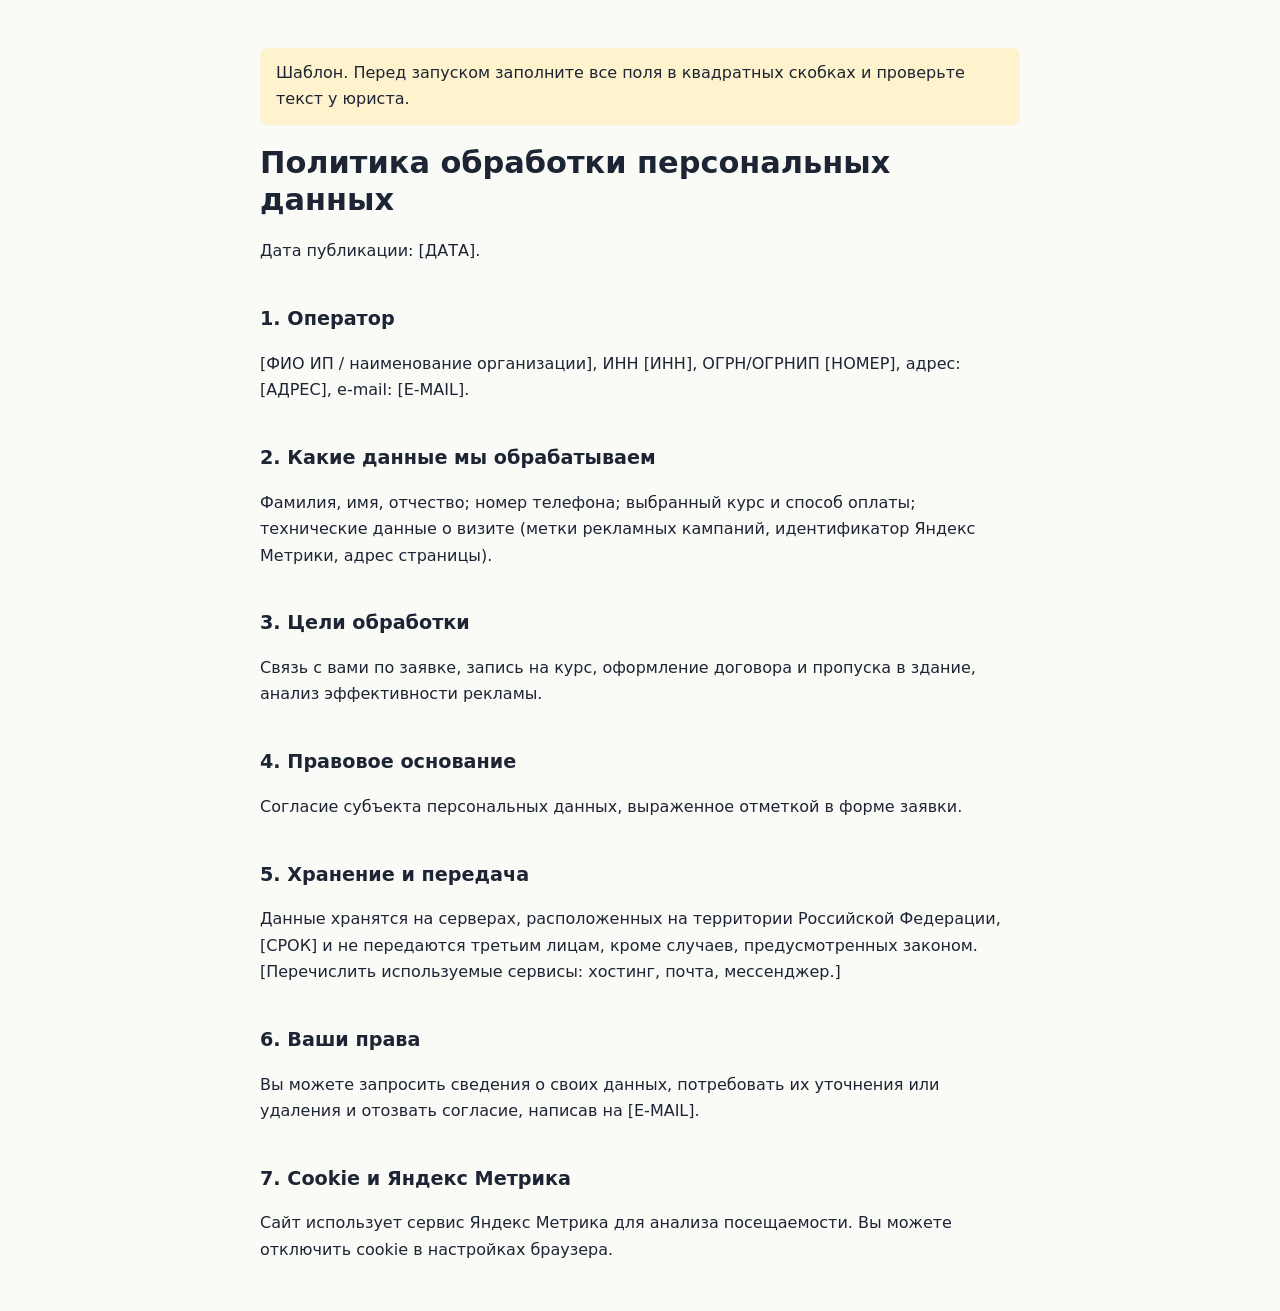
<file: privacy.html>
<!doctype html>
<html lang="ru">
<head>
<meta charset="utf-8">
<meta name="viewport" content="width=device-width, initial-scale=1">
<title>Политика обработки персональных данных</title>
<meta name="robots" content="noindex">
<style>
body{margin:0;font-family:"Golos Text","Segoe UI",system-ui,sans-serif;line-height:1.65;color:#1d2433;background:#fafaf7}
main{width:min(100% - 40px,760px);margin:48px auto}
h1{font-size:1.9rem;line-height:1.2}h2{font-size:1.2rem;margin-top:2em}
.todo{background:#fff3cd;padding:12px 16px;border-radius:8px}
</style>
</head>
<body>
<main>
<!-- TODO: текст политики обязателен по 152-ФЗ. Заполните реквизиты и сверьте текст с юристом
     или сгенерируйте через конструктор политики на сайте Роскомнадзора / сервисы-генераторы. -->
<p class="todo">Шаблон. Перед запуском заполните все поля в квадратных скобках и проверьте текст у юриста.</p>
<h1>Политика обработки персональных данных</h1>
<p>Дата публикации: [ДАТА].</p>
<h2>1. Оператор</h2>
<p>[ФИО ИП / наименование организации], ИНН [ИНН], ОГРН/ОГРНИП [НОМЕР], адрес: [АДРЕС], e-mail: [E-MAIL].</p>
<h2>2. Какие данные мы обрабатываем</h2>
<p>Фамилия, имя, отчество; номер телефона; выбранный курс и способ оплаты; технические данные о визите (метки рекламных кампаний, идентификатор Яндекс Метрики, адрес страницы).</p>
<h2>3. Цели обработки</h2>
<p>Связь с вами по заявке, запись на курс, оформление договора и пропуска в здание, анализ эффективности рекламы.</p>
<h2>4. Правовое основание</h2>
<p>Согласие субъекта персональных данных, выраженное отметкой в форме заявки.</p>
<h2>5. Хранение и передача</h2>
<p>Данные хранятся на серверах, расположенных на территории Российской Федерации, [СРОК] и не передаются третьим лицам, кроме случаев, предусмотренных законом. [Перечислить используемые сервисы: хостинг, почта, мессенджер.]</p>
<h2>6. Ваши права</h2>
<p>Вы можете запросить сведения о своих данных, потребовать их уточнения или удаления и отозвать согласие, написав на [E-MAIL].</p>
<h2>7. Cookie и Яндекс Метрика</h2>
<p>Сайт использует сервис Яндекс Метрика для анализа посещаемости. Вы можете отключить cookie в настройках браузера.</p>
</main>
</body>
</html>
</file>
<file: assets/css/base.css>
/* =========================================================
   base.css — общая раскладка и компоненты лендинга.
   Цвета, шрифты и скругления задаются темой:
   theme-a.css (Академический премиум) или theme-c.css (Тёплый и живой).
   Требования (см. CLAUDE.md): контраст текста ≥ 4.5:1, рамки полей и
   рамка фокуса ≥ 3:1, видимый фокус, prefers-reduced-motion.
   ========================================================= */

/* Шрифт текста Golos Text (общий для всех вариантов) — файлы в assets/fonts/ (скачаны с Google Fonts 25.09.2026, лицензия OFL). Один переменный файл на набор символов. */
@font-face { font-family: "Golos Text"; font-style: normal; font-weight: 400 600; font-display: swap;
  src: url("../fonts/golos-text-cyrillic.woff2") format("woff2");
  unicode-range: U+0301, U+0400-045F, U+0490-0491, U+04B0-04B1, U+2116; }  /* cyrillic */
@font-face { font-family: "Golos Text"; font-style: normal; font-weight: 400 600; font-display: swap;
  src: url("../fonts/golos-text-latin.woff2") format("woff2");
  unicode-range: U+0000-00FF, U+0131, U+0152-0153, U+02BB-02BC, U+02C6, U+02DA, U+02DC, U+0304, U+0308, U+0329, U+2000-206F, U+20AC, U+2122, U+2191, U+2193, U+2212, U+2215, U+FEFF, U+FFFD; }  /* latin */
@font-face { font-family: "Golos Text"; font-style: normal; font-weight: 400 600; font-display: swap;
  src: url("../fonts/golos-text-latin-ext.woff2") format("woff2");
  unicode-range: U+0100-02BA, U+02BD-02C5, U+02C7-02CC, U+02CE-02D7, U+02DD-02FF, U+0304, U+0308, U+0329, U+1D00-1DBF, U+1E00-1E9F, U+1EF2-1EFF, U+2020, U+20A0-20AB, U+20AD-20C0, U+2113, U+2C60-2C7F, U+A720-A7FF; }  /* latin-ext */


*, *::before, *::after { box-sizing: border-box; }

html { scroll-behavior: smooth; scroll-padding-top: 72px; -webkit-text-size-adjust: 100%; } /* отступ = высота закреплённой шапки */
@media (prefers-reduced-motion: reduce) {
  html { scroll-behavior: auto; }
  *, *::before, *::after {
    animation-duration: .01ms !important; animation-iteration-count: 1 !important;
    transition-duration: .01ms !important;
  }
}

body {
  margin: 0;
  background: var(--bg);
  color: var(--ink);
  font-family: var(--font-body);
  font-size: 1.0625rem;           /* 17px */
  line-height: 1.6;
}

img { max-width: 100%; display: block; }
picture { display: contents; } /* <picture> с WebP не меняет раскладку: размеры задаёт <img> */
picture > source { display: none; } /* иначе в сетке (галерея) пустой <source> занимает ячейку */
a { color: var(--link); text-underline-offset: 3px; }
a:hover { color: var(--link-hover); }

/* Фокус: на светлом фоне — тёмная рамка (--focus), на тёмных блоках — светлая (--focus-on-dark).
   Цвет рамки переключается переменной --focus-ring у тёмных контейнеров. */
body { --focus-ring: var(--focus); }
.section--dark, .card--dark, .price--corp, .doc, .gallery__address, .site-footer { --focus-ring: var(--focus-on-dark); }
.section--dark .form, .section--dark .card:not(.card--dark) { --focus-ring: var(--focus); }
:focus-visible { outline: 3px solid var(--focus-ring); outline-offset: 3px; }

/* Галочка в списках: белая по умолчанию; темы со светлой кнопкой (золото, янтарь) задают тёмную */
:root { --check-icon: url("data:image/svg+xml,%3Csvg xmlns='http://www.w3.org/2000/svg' viewBox='0 0 24 24' fill='none' stroke='white' stroke-width='3.2'%3E%3Cpath d='M5 12l5 5L20 7'/%3E%3C/svg%3E"); }

h1, h2, h3 {
  font-family: var(--font-display);
  font-weight: var(--display-weight);
  line-height: 1.15;
  letter-spacing: -0.02em;
  margin: 0;
  text-wrap: balance;
}
h1 { font-size: clamp(2.1rem, 1.3rem + 3vw, 3.5rem); line-height: 1.08; }
h2 { font-size: clamp(1.7rem, 1.2rem + 2vw, 2.75rem); }
h3 { font-size: clamp(1.25rem, 1.1rem + 0.6vw, 1.6rem); line-height: 1.25; }
p { margin: 0; }

.visually-hidden {
  position: absolute !important; width: 1px; height: 1px; overflow: hidden;
  clip: rect(0 0 0 0); white-space: nowrap;
}

/* ---------- Layout ---------- */
.container { width: min(100% - 40px, 1200px); margin-inline: auto; }
.section { padding-block: clamp(56px, 8vw, 112px); }
.section--alt  { background: var(--surface); border-block: 1px solid var(--line); }
.section--dark { background: var(--brand); color: var(--brand-ink); }
.section--soft { background: var(--soft); }

.section__head { display: grid; gap: 14px; max-width: 760px; margin-bottom: clamp(32px, 4vw, 52px); }
.section__head--split {
  max-width: none; grid-template-columns: 1fr; align-items: end;
}
@media (min-width: 900px) {
  .section__head--split { grid-template-columns: 1.4fr 1fr; gap: 48px; }
}
.section__kicker { font-size: 0.8rem; font-weight: 600; letter-spacing: 0.08em; text-transform: uppercase; color: var(--accent-text); }
.section--dark .section__kicker { color: var(--accent-on-dark); }
.section__lead { font-size: 1.125rem; color: var(--muted); }
.section--dark .section__lead { color: var(--brand-muted); }

.grid { display: grid; gap: var(--gap, 20px); }
@media (min-width: 720px)  { .grid--2 { grid-template-columns: repeat(2, minmax(0,1fr)); } }
@media (min-width: 900px)  { .grid--3 { grid-template-columns: repeat(3, minmax(0,1fr)); } }
@media (min-width: 720px) and (max-width: 899px) { .grid--3 { grid-template-columns: repeat(2, minmax(0,1fr)); } }
@media (min-width: 1000px) { .grid--4 { grid-template-columns: repeat(4, minmax(0,1fr)); } }
@media (min-width: 600px) and (max-width: 999px) { .grid--4 { grid-template-columns: repeat(2, minmax(0,1fr)); } }

/* ---------- Buttons ---------- */
.btn {
  display: inline-flex; align-items: center; justify-content: center; gap: 10px;
  min-height: 56px; padding: 0 28px;
  border: 1.5px solid transparent; border-radius: var(--radius-btn);
  font: inherit; font-weight: 600; font-size: 1.0625rem; line-height: 1.2;
  text-decoration: none; cursor: pointer; text-align: center;
  transition: background-color .15s ease, color .15s ease, border-color .15s ease;
}
.btn--primary { background: var(--accent); color: var(--accent-ink); }
.btn--primary:hover { background: var(--accent-hover); color: var(--accent-ink); }
.btn--ghost { border-color: currentColor; color: var(--ink); background: transparent; }
.btn--ghost:hover { background: var(--ink); color: var(--bg); }
.section--dark .btn--ghost { color: var(--brand-ink); }
.section--dark .btn--ghost:hover { background: var(--brand-ink); color: var(--brand); }
.btn--dark { background: var(--ink); color: var(--bg); }
.btn--dark:hover { background: var(--ink-hover); color: var(--bg); }
.btn--block { width: 100%; }
.btn--sm { min-height: 44px; padding: 0 20px; font-size: 0.95rem; }

/* ---------- Header ---------- */
.site-header {
  position: sticky; top: 0; z-index: 50;
  background: var(--header-bg); color: var(--header-ink);
  border-bottom: 1px solid var(--line);
  backdrop-filter: saturate(1.2) blur(8px);
}
.site-header__row { display: flex; align-items: center; justify-content: space-between; gap: 20px; min-height: 72px; }
.logo { display: flex; align-items: center; gap: 12px; color: inherit; text-decoration: none; }
.logo__mark { flex-shrink: 0; }
.logo__name { font-family: var(--font-display); font-weight: var(--display-weight); font-size: 1.2rem; line-height: 1.15; }
.logo__sub { display: block; font-family: var(--font-body); font-size: 0.78rem; font-weight: 500; color: var(--muted); }

.nav { display: none; gap: 28px; }
.nav a { color: inherit; text-decoration: none; font-size: 0.98rem; }
.nav a:hover { text-decoration: underline; }
.site-header__cta { display: none; }
.menu-btn {
  width: 46px; height: 46px; border-radius: 12px; border: 1px solid var(--line);
  background: transparent; color: inherit; display: inline-flex; align-items: center; justify-content: center; cursor: pointer;
}
@media (min-width: 1000px) {
  .nav, .site-header__cta { display: flex; }
  .menu-btn { display: none; }
}
.mobile-nav { display: none; padding: 8px 0 20px; border-top: 1px solid var(--line); }
.mobile-nav.is-open { display: grid; gap: 4px; }
.mobile-nav a { padding: 12px 0; color: inherit; text-decoration: none; font-size: 1.05rem; border-bottom: 1px solid var(--line); }
.mobile-nav .btn { margin-top: 12px; }
@media (min-width: 1000px) { .mobile-nav, .mobile-nav.is-open { display: none; } }

/* ---------- Hero ---------- */
.hero { padding-block: clamp(40px, 7vw, 96px) clamp(56px, 8vw, 104px); }
.hero__grid { display: grid; gap: 48px; align-items: center; }
@media (min-width: 1000px) { .hero__grid { grid-template-columns: 1.1fr 0.9fr; gap: 72px; } }
.hero__text { display: grid; gap: 26px; }
.hero__meta { display: flex; flex-wrap: wrap; gap: 8px; }
.chip {
  display: inline-flex; align-items: center; min-height: 34px; padding: 4px 14px;
  border-radius: var(--radius-pill); border: 1px solid var(--line-strong);
  font-size: 0.92rem; font-weight: 500; color: var(--muted);
}
.chip--accent { border-color: transparent; background: var(--chip-accent-bg); color: var(--chip-accent-ink); font-weight: 600; }
.hero__lead { font-size: clamp(1.08rem, 1rem + 0.4vw, 1.25rem); color: var(--muted); max-width: 36em; }
.hero__actions { display: flex; flex-wrap: wrap; gap: 12px; }
.hero__facts { display: grid; grid-template-columns: repeat(3, minmax(0,1fr)); gap: 16px; padding-top: 24px; border-top: 1px solid var(--line); }
.fact__value { display: block; font-family: var(--font-display); font-weight: var(--display-weight); font-size: clamp(1.5rem, 1.2rem + 1.2vw, 2.4rem); line-height: 1.1; white-space: nowrap; }
.fact__label { display: block; margin-top: 4px; font-size: 0.9rem; line-height: 1.4; color: var(--muted); }
/* Телефон: три факта в ряд без переноса «20+ лет» и длинных подписей */
@media (max-width: 479px) {
  .hero__facts { gap: 10px; }
  .fact__value { font-size: var(--fact-size-mobile, 1.4rem); }
  .fact__label { font-size: 0.8rem; }
}

.hero__media { position: relative; min-height: 420px; }
@media (min-width: 1000px) { .hero__media { min-height: 600px; } }
.hero__photo { overflow: hidden; background: var(--placeholder); }
.hero__photo img { width: 100%; height: 100%; object-fit: cover; }
.teacher-card { display: grid; gap: 6px; }
.teacher-card__name { font-family: var(--font-display); font-weight: var(--display-weight); font-size: 1.3rem; line-height: 1.2; }
.teacher-card__role { font-size: 0.95rem; }

/* ---------- Placeholders (заменить на реальные фото) ---------- */
.ph {
  display: flex; align-items: center; justify-content: center; text-align: center;
  padding: 20px; background: var(--placeholder); color: var(--muted);
  border: 1px dashed var(--line-strong); font-size: 0.95rem; border-radius: var(--radius-lg);
}
.section--dark .ph { background: rgba(255,255,255,.06); color: var(--brand-muted); border-color: rgba(255,255,255,.25); }

/* ---------- Cards ---------- */
.card {
  display: grid; gap: 14px; align-content: start;
  padding: clamp(24px, 3vw, 36px);
  background: var(--card-bg); color: var(--ink); border: 1px solid var(--line); border-radius: var(--radius-lg);
}
.section--dark .card:not(.card--dark) .btn--ghost { color: var(--ink); }
.section--dark .card:not(.card--dark) .btn--ghost:hover { background: var(--ink); color: var(--bg); }
.card--dark { background: var(--brand); color: var(--brand-ink); border-color: var(--brand); }
.section--dark .card--dark { background: var(--brand-2); border-color: var(--brand-2-line); }
.card--dark .card__text, .card--dark .card__meta { color: var(--brand-muted); }
.card__meta { font-size: 0.92rem; font-weight: 600; color: var(--accent-text); }
.card__text { color: var(--muted); font-size: 1rem; }

/* Боли */
.pains { --gap: 1px; background: var(--line); border: 1px solid var(--line); border-radius: var(--radius-lg); overflow: hidden; }
.pain { padding: 28px; background: var(--card-bg); display: grid; gap: 10px; align-content: start; }
.pain h3 { font-family: var(--font-body); font-weight: 600; font-size: 1.2rem; }
.pain p { color: var(--muted); font-size: 1rem; }
.quote-block {
  margin: 28px 0 0; padding: clamp(24px, 3vw, 40px);
  border-radius: var(--radius-lg); background: var(--quote-bg);
  font-family: var(--font-display); font-weight: 500; font-size: clamp(1.15rem, 1rem + 0.6vw, 1.45rem); line-height: 1.45;
}

/* Роли */
.tags { display: flex; flex-wrap: wrap; gap: 8px; margin-top: 28px; }
.tag { padding: 8px 16px; border-radius: var(--radius-pill); border: 1px solid var(--line-strong); font-size: 0.95rem; }

/* Модули программы */
.module { display: flex; flex-direction: column; gap: 16px; }
.module__top { display: flex; justify-content: space-between; align-items: baseline; gap: 12px; }
.module__hours { font-family: var(--font-display); font-weight: var(--display-weight); font-size: 1.4rem; color: var(--accent-text); }
.card--dark .module__hours { color: var(--accent-on-dark); }
.module details { border-top: 1px dashed var(--line-strong); padding-top: 14px; }
.card--dark details { border-color: rgba(255,255,255,.25); }
.module summary { cursor: pointer; font-weight: 600; list-style: none; display: flex; justify-content: space-between; gap: 12px; }
.module summary::-webkit-details-marker { display: none; }
.module summary::after { content: "+"; font-size: 1.3rem; line-height: 1; }
.module details[open] summary::after { content: "−"; }
.checklist { list-style: none; margin: 12px 0 0; padding: 0; display: grid; gap: 10px; font-size: 1rem; }
.checklist li { display: grid; grid-template-columns: 20px 1fr; gap: 10px; }
.checklist li::before {
  content: ""; width: 18px; height: 18px; margin-top: 4px; border-radius: 50%;
  background: var(--accent) var(--check-icon) center / 11px no-repeat;
}
.module__result { margin-top: auto; padding-top: 16px; border-top: 1px solid var(--line); font-size: 1rem; }
.card--dark .module__result { border-color: rgba(255,255,255,.2); }

/* Шаги */
.steps { list-style: none; margin: 0; padding: 0; counter-reset: step; }
.steps li { counter-increment: step; display: grid; grid-template-columns: 52px 1fr; gap: 16px; padding: 22px 0; border-bottom: 1px solid var(--line); }
.steps li:last-child { border-bottom: 0; }
.steps li::before {
  content: counter(step); width: 44px; height: 44px; border-radius: var(--radius-pill);
  display: flex; align-items: center; justify-content: center;
  font-family: var(--font-display); font-weight: var(--display-weight); font-size: 1.2rem;
  background: var(--step-bg); color: var(--step-ink);
}
.steps b { display: block; font-size: 1.1rem; margin-bottom: 2px; }
.steps span { color: var(--muted); }

.takeaways { display: grid; gap: 18px; padding: clamp(24px, 3vw, 40px); border-radius: var(--radius-lg); background: var(--bg); border: 1px solid var(--line); align-self: start; }
.takeaway { display: grid; grid-template-columns: 28px 1fr; gap: 14px; }
.takeaway svg { color: var(--accent-text); }
.takeaway span { color: var(--muted); display: block; font-size: 0.98rem; }

/* Расписание */
.schedule { display: grid; gap: 12px; }
.schedule__row {
  display: grid; gap: 6px 20px; align-items: center;
  padding: 20px 22px; border-radius: var(--radius-md); background: var(--card-bg); border: 1px solid var(--line);
}
.schedule__row--hot { border: 2px solid var(--ink); }
.schedule__name { font-weight: 600; font-size: 1.08rem; }
.schedule__cell { color: var(--muted); font-size: 0.98rem; }
.schedule__seats--hot { color: var(--hot); font-weight: 600; }
.schedule__action .btn { width: 100%; }
.schedule__head { display: none; }
@media (min-width: 900px) {
  .schedule__head, .schedule__row { grid-template-columns: 2.2fr 1.3fr 1.1fr 1fr 190px; }
  .schedule__head { display: grid; gap: 20px; padding: 0 22px; font-size: 0.88rem; color: var(--muted); }
}
.schedule__note { margin-top: 16px; color: var(--muted); font-size: 0.98rem; }

/* Локация */
.gallery { display: grid; gap: 14px; grid-template-columns: 1fr 1fr; }
/* Фото: на телефоне — большое сверху и два рядом, на компьютере — большое слева на две строки */
.gallery__photo { width: 100%; height: 150px; object-fit: cover; border-radius: var(--radius-lg); background: var(--placeholder); }
.gallery__photo--main { grid-column: 1 / -1; height: 240px; }
.gallery__photo--screen { object-position: 72% 50%; } /* экран справа в кадре — не обрезать */
@media (min-width: 900px) {
  .gallery { grid-template-columns: 2fr 1fr 1fr; grid-template-rows: 190px 190px; }
  .gallery__photo { height: 100%; }
  .gallery__photo--main { grid-column: auto; grid-row: 1 / span 2; }
}
.gallery__address { grid-column: 1 / -1; padding: 24px 28px; border-radius: var(--radius-lg); background: var(--brand); color: var(--brand-ink); display: grid; gap: 4px; align-content: center; }
@media (min-width: 900px) { .gallery .gallery__address { grid-column: 2 / span 2; } }
.gallery__address b { font-size: 1.25rem; }
.gallery__address span { color: var(--brand-muted); }
.features { margin-top: 20px; }
.feature { display: grid; gap: 10px; padding: 20px; border-radius: var(--radius-md); border: 1px solid var(--line); font-size: 0.98rem; }
.feature svg { color: var(--accent-text); }

/* Преподаватель */
.teacher { display: grid; gap: 40px; align-items: start; }
@media (min-width: 900px) { .teacher { grid-template-columns: 400px 1fr; gap: 72px; } }
.teacher__photo { aspect-ratio: 1; overflow: hidden; border-radius: 50%; /* исходник фото уже вырезан кругом */ background: var(--placeholder); }
.teacher__photo img { width: 100%; height: 100%; object-fit: cover; transform: scale(1.15); }

/* Видео-кружок (как в Telegram): круг зашит в само видео, кольцо по краю — прогресс, субтитры — под кругом */
.clip { margin: 24px 0 0; display: grid; gap: 14px; justify-items: center; text-align: center; }
.clip__circle { position: relative; width: min(100%, 320px); aspect-ratio: 1; border-radius: 50%; overflow: hidden; background: var(--placeholder); }
.clip__video { display: block; width: 100%; height: 100%; object-fit: cover; }
.clip__ring { position: absolute; inset: 0; width: 100%; height: 100%; pointer-events: none; transform: rotate(-90deg); }
.clip__ring circle { fill: none; stroke-width: 2.2; }
.clip__track { stroke: var(--line); }
.clip__progress { stroke: var(--accent); stroke-dasharray: 100; stroke-dashoffset: 100; transition: stroke-dashoffset .25s linear; }
.clip__btn { position: absolute; inset: 0; display: flex; align-items: center; justify-content: center; padding: 0; border: 0; border-radius: 50%; background: transparent; cursor: pointer; }
.clip__btn[hidden] { display: none; }
.clip__disc { display: flex; align-items: center; justify-content: center; width: 68px; height: 68px; border-radius: 50%; background: var(--accent); color: var(--accent-ink); box-shadow: 0 8px 24px rgba(0,0,0,.25); transition: opacity .2s ease; }
.clip__icon--pause { display: none; }
.clip.is-playing .clip__icon--play { display: none; }
.clip.is-playing .clip__icon--pause { display: block; }
.clip.is-playing .clip__disc { opacity: 0; }
.clip.is-playing .clip__btn:hover .clip__disc, .clip.is-playing .clip__btn:focus-visible .clip__disc { opacity: .92; }
.clip__caption { display: grid; gap: 4px; max-width: 340px; }
.clip__caption b { font-size: 1.05rem; }
.clip__caption span { min-height: 4.65em; color: var(--muted); font-size: .95rem; line-height: 1.55; } /* место под 3 строки: смена субтитров не двигает страницу */
.clip.is-playing .clip__caption span { color: var(--ink); }
.teacher__body { display: grid; gap: 26px; }
.facts-table { display: grid; gap: 1px; background: var(--line); border: 1px solid var(--line); border-radius: var(--radius-lg); overflow: hidden; }
@media (min-width: 720px) { .facts-table { grid-template-columns: 1fr 1fr; } }
.facts-table > div { padding: 20px 22px; background: var(--card-bg); display: grid; gap: 4px; }
.facts-table dt { font-size: 0.88rem; color: var(--muted); }
.facts-table dd { margin: 0; }

/* Документ */
.doc { display: grid; gap: 32px; align-items: center; padding: clamp(24px, 4vw, 56px); border-radius: var(--radius-xl); background: var(--brand); color: var(--brand-ink); }
@media (min-width: 900px) { .doc { grid-template-columns: 340px 1fr; gap: 56px; } }
.doc .ph { min-height: 230px; background: rgba(255,255,255,.06); color: var(--brand-muted); border-color: rgba(255,255,255,.25); }
.doc__text { display: grid; gap: 18px; }
.doc__text p { color: var(--brand-muted); }
.doc__note { padding: 16px 20px; border-radius: var(--radius-md); background: rgba(255,255,255,.08); color: var(--brand-ink) !important; }

/* Отзывы */
.review { margin: 0; display: flex; flex-direction: column; gap: 14px; padding: 28px; border-radius: var(--radius-lg); background: var(--bg); border: 1px solid var(--line); }
.review__stars { color: var(--stars); letter-spacing: 2px; }
.review blockquote { margin: 0; font-size: 1.02rem; }
.review figcaption { margin-top: auto; font-size: 0.92rem; color: var(--muted); }
.review--video { align-items: center; justify-content: center; text-align: center; border-style: dashed; background: var(--placeholder); color: var(--muted); }

/* Цены */
.price { display: flex; flex-direction: column; gap: 22px; padding: clamp(28px, 4vw, 44px); border-radius: var(--radius-xl); }
.price--main { background: var(--card-bg); border: 2px solid var(--ink); }
.price--corp { background: var(--brand); color: var(--brand-ink); }
.price--corp p, .price--corp .price__foot { color: var(--brand-muted); }
.price__top { display: flex; justify-content: space-between; align-items: center; gap: 12px; flex-wrap: wrap; }
.badge { padding: 6px 14px; border-radius: var(--radius-pill); background: var(--badge-bg); color: var(--badge-ink); font-size: 0.88rem; font-weight: 600; }
.price__list { border-top: 1px solid var(--line); }
.price__list div { display: flex; justify-content: space-between; gap: 12px; padding: 14px 0; border-bottom: 1px solid var(--line); }
.price .checklist li::before { background-color: var(--accent); }
.price__foot { margin-top: auto; }

/* Подбор модуля */
.pick { display: grid; gap: 24px; align-items: center; padding: clamp(28px, 4vw, 52px); border-radius: var(--radius-xl); background: var(--pick-bg); color: var(--pick-ink); }
@media (min-width: 900px) { .pick { grid-template-columns: 1fr auto; gap: 48px; } }
.pick p { margin-top: 10px; font-size: 1.08rem; opacity: .9; }

/* FAQ */
.faq { display: grid; gap: 32px; }
@media (min-width: 900px) { .faq { grid-template-columns: 340px 1fr; gap: 72px; } }
.faq__list { border-top: 1px solid var(--line); }
.faq details { border-bottom: 1px solid var(--line); }
.faq summary { cursor: pointer; list-style: none; padding: 22px 36px 22px 0; position: relative; font-weight: 600; font-size: 1.12rem; }
.faq summary::-webkit-details-marker { display: none; }
.faq summary::after { content: "+"; position: absolute; right: 4px; top: 18px; font-size: 1.5rem; }
.faq details[open] summary::after { content: "−"; }
.faq details p { padding: 0 0 22px; color: var(--muted); max-width: 44em; }

/* Форма и контакты */
.signup { display: grid; gap: 48px; align-items: start; }
@media (min-width: 1000px) { .signup { grid-template-columns: 1fr 1fr; gap: 72px; } }
.signup__info { display: grid; gap: 22px; }
.contacts { display: grid; gap: 14px; padding: 0; margin: 8px 0 0; list-style: none; }
.contacts li { display: grid; grid-template-columns: 24px 1fr; gap: 12px; align-items: center; }
.contacts a { color: inherit; }
.contacts svg { color: var(--accent-on-dark); }
/* Телефон, мессенджеры и ссылка на карту — отдельные цели для пальца, не меньше 40 px по высоте */
.contacts a, .map a { display: inline-block; padding-block: 10px; }
.contacts li { min-height: 44px; }
.map { min-height: 260px; }
.map iframe { width: 100%; height: 300px; border: 0; border-radius: var(--radius-lg); }

.form { display: grid; gap: 20px; padding: clamp(24px, 3.5vw, 44px); border-radius: var(--radius-xl); background: var(--card-bg); color: var(--ink); }
.field { display: grid; gap: 8px; }
.field label, .field legend { font-size: 0.95rem; font-weight: 600; }
.input {
  width: 100%; min-height: 52px; padding: 0 16px;
  border: 1.5px solid var(--input-border); border-radius: var(--radius-input);
  background: #FFFFFF; color: var(--ink); font: inherit; font-size: 1.05rem;
}
.input:focus { border-color: var(--ink); outline: none; box-shadow: 0 0 0 3px var(--focus-soft); }
.input[aria-invalid="true"] { border-color: var(--error); }
.field__error { color: var(--error); font-size: 0.9rem; min-height: 0; }
.field__error:empty { display: none; }
fieldset.field { border: 0; margin: 0; padding: 0; }
.radios { display: grid; gap: 10px; }
@media (min-width: 520px) { .radios { grid-template-columns: 1fr 1fr; } }
.radio {
  display: flex; align-items: center; gap: 10px; min-height: 52px; padding: 0 16px;
  border: 1.5px solid var(--input-border); border-radius: var(--radius-input); cursor: pointer; font-size: 1rem;
}
.radio:has(input:checked) { border-color: var(--ink); background: var(--focus-soft); }
.radio input, .consent input { width: 20px; height: 20px; accent-color: var(--ink); flex-shrink: 0; }
.consent { display: grid; grid-template-columns: 20px 1fr; gap: 12px; font-size: 0.9rem; color: var(--muted); line-height: 1.45; cursor: pointer; }
.consent input { margin-top: 1px; }
.form__hint { text-align: center; font-size: 0.9rem; color: var(--muted); }
.form__status { padding: 16px 18px; border-radius: var(--radius-md); font-size: 1rem; }
.form__status:empty { display: none; }
.form__status--ok { background: var(--ok-bg); color: var(--ok-ink); }
.form__status--error { background: var(--error-bg); color: var(--error); }
.hp { position: absolute; left: -9999px; width: 1px; height: 1px; overflow: hidden; }
.btn[disabled] { opacity: .6; cursor: progress; }

/* Footer */
.site-footer { padding-block: 18px; border-top: 1px solid rgba(255,255,255,.15); background: var(--brand); color: var(--brand-muted); font-size: 0.9rem; }
.site-footer__row { display: flex; flex-wrap: wrap; justify-content: space-between; gap: 16px; }
.site-footer a { color: var(--brand-ink); display: inline-block; padding-block: 10px; }
.site-footer nav { display: flex; gap: 20px; flex-wrap: wrap; }
</file>
<file: assets/css/theme-a.css>
/* =========================================================
   Тема A — «Деловой»
   Тёмно-синий, слоновая кость, золото. Строгие заголовки без засечек
   (тот же Golos Text, что и текст), сдержанные скругления.
   ========================================================= */

:root {
  --font-display: "Golos Text", "Segoe UI", system-ui, -apple-system, sans-serif;
  --font-body: "Golos Text", "Segoe UI", system-ui, -apple-system, sans-serif;
  --display-weight: 600;

  --bg: #F7F4EC;          /* слоновая кость */
  --surface: #FBF9F3;
  --card-bg: #FFFDF8;
  --ink: #13203A;         /* тёмно-синий */
  --ink-hover: #22345C;
  --muted: #4B556C;
  --line: #DDD5C2;
  --line-strong: #C7BDA6;
  --input-border: #8C8472; /* рамка полей формы ≥ 3:1 */
  --placeholder: #ECE6D8;

  --brand: #13203A;       /* тёмные секции */
  --brand-2: #1C2D50;
  --brand-2-line: #33456B;
  --brand-ink: #F7F4EC;
  --brand-muted: #C3C9D6;

  --accent: #C9A13B;      /* золото — кнопки */
  --accent-hover: #D8B452;
  --accent-ink: #13203A;
  --accent-text: #7A5F1E; /* золото для текста на светлом (контраст ≥ 4.5) */
  --accent-on-dark: #C9A13B; /* золото на тёмно-синем: 6.7:1 */
  --check-icon: url("data:image/svg+xml,%3Csvg xmlns='http://www.w3.org/2000/svg' viewBox='0 0 24 24' fill='none' stroke='%2313203A' stroke-width='3.2'%3E%3Cpath d='M5 12l5 5L20 7'/%3E%3C/svg%3E"); /* белая галочка на золоте не читается */

  --link: #13203A;
  --link-hover: #7A5F1E;
  --focus: #13203A;        /* рамка фокуса на светлом: 14.8:1 (золото давало 2.2:1) */
  --focus-on-dark: #C9A13B;
  --focus-soft: rgba(201,161,59,.18);

  --header-bg: rgba(247,244,236,.94);
  --header-ink: #13203A;
  --chip-accent-bg: #13203A;
  --chip-accent-ink: #F7F4EC;
  --quote-bg: #EDE6D3;
  --step-bg: #13203A;
  --step-ink: #F7F4EC;
  --badge-bg: #F3E6C2;
  --badge-ink: #5C4613;
  --pick-bg: #EDE6D3;
  --pick-ink: #13203A;
  --stars: #8A6A12;        /* 4.6:1 */
  --hot: #9A3B1F;

  --ok-bg: #E3EEE3; --ok-ink: #1F4D2B;
  --error: #A12A1B; --error-bg: #F7E3DE;

  --radius-sm: 6px; --radius-md: 10px; --radius-lg: 14px; --radius-xl: 18px;
  --radius-btn: 10px; --radius-input: 10px; --radius-pill: 8px;
  --radius-photo: 20px;
}

/* Hero: фото преподавателя в круге (исходник уже вырезан кругом, углы белые) + синяя плашка */
.hero__photo {
  position: relative; width: min(100%, 440px); aspect-ratio: 1; margin-left: auto;
  border-radius: 50%; border: 1px solid var(--line);
}
.teacher-card {
  position: absolute; left: 0; bottom: 0; width: min(88%, 330px);
  padding: 24px 26px; border-radius: var(--radius-lg); background: var(--brand); color: var(--brand-ink);
}
.teacher-card__avatar { display: none; }
.teacher-card__role { color: var(--brand-muted); }
.hero__badge { display: none; }
@media (max-width: 999px) {
  .hero__media { min-height: 0; padding-bottom: 60px; }
  .hero__photo { margin-inline: auto; width: min(100%, 380px); }
  .teacher-card { left: 50%; transform: translateX(-50%); bottom: 0; width: min(92%, 360px); }
}

/* Римские цифры модулей — крупно, без засечек */
.module__numeral { font-family: var(--font-display); font-weight: 600; font-size: 2.4rem; line-height: 1; letter-spacing: -0.02em; color: var(--accent-text); }
.card--dark .module__numeral { color: var(--accent); }
</file>
<file: assets/css/theme-c.css>
/* =========================================================
   Тема C — «Тёплый»
   Кремовый, терракотовый, шоколадный, шалфейный. Строгие заголовки
   без засечек (тот же Golos Text, что и текст), сдержанные скругления.
   ========================================================= */

:root {
  --font-display: "Golos Text", "Segoe UI", system-ui, -apple-system, sans-serif;
  --font-body: "Golos Text", "Segoe UI", system-ui, -apple-system, sans-serif;
  --display-weight: 600;

  --bg: #FBF5EE;          /* крем */
  --surface: #FFFFFF;
  --card-bg: #FFFFFF;
  --ink: #3A2A22;         /* шоколад */
  --ink-hover: #54402F;
  --muted: #6B5548;
  --line: #EADBCB;
  --line-strong: #D5C0AC;
  --input-border: #9A8573; /* рамка полей формы ≥ 3:1 */
  --placeholder: #EFE2D5;
  --soft: #F4E6DA;        /* персиковые секции */
  --sage: #E6EDE2;        /* шалфей */
  --sage-ink: #3F5A3A;

  --brand: #3A2A22;
  --brand-2: #4A372D;
  --brand-2-line: #5E4739;
  --brand-ink: #FBF5EE;
  --brand-muted: #D9C4B5;

  --accent: #B4472F;      /* терракота — кнопки */
  --accent-hover: #9E3C27;
  --accent-ink: #FFFFFF;
  --accent-text: #A5402A;
  --accent-on-dark: #F4A98E; /* светлая терракота на шоколаде: 7.1:1 (обычная давала 2.5:1) */

  --link: #3A2A22;
  --link-hover: #B4472F;
  --focus: #B4472F;
  --focus-on-dark: #F4A98E;
  --focus-soft: rgba(180,71,47,.12);

  --header-bg: rgba(251,245,238,.94);
  --header-ink: #3A2A22;
  --chip-accent-bg: #E6EDE2;
  --chip-accent-ink: #3F5A3A;
  --quote-bg: #E6EDE2;
  --step-bg: #F2D2BD;
  --step-ink: #8C3A26;
  --badge-bg: #F2D2BD;
  --badge-ink: #7A3222;
  --pick-bg: #E6EDE2;
  --pick-ink: #2E4229;
  --stars: #94590C;        /* 5.2:1 */
  --hot: #A5402A;

  --ok-bg: #E6EDE2; --ok-ink: #2E4229;
  --error: #A12A1B; --error-bg: #FBE4DE;

  --radius-sm: 6px; --radius-md: 10px; --radius-lg: 14px; --radius-xl: 18px;
  --radius-btn: 10px; --radius-input: 10px; --radius-pill: 8px;
  --radius-photo: 20px;
}

/* Hero: большое фото занятия + плавающая карточка преподавателя + плашка результата */
.hero__photo {
  width: min(calc(100% - 30px), 490px); aspect-ratio: 490 / 560; margin-left: 30px;
  border-radius: var(--radius-photo);
}
.hero__photo .ph { width: 100%; height: 100%; border-radius: var(--radius-photo); }
.hero__photo img { object-position: 50% 35%; } /* на телефоне кадр горизонтальный: оставить экран, преподавателя и слушателей */
.teacher-card {
  position: absolute; right: 0; bottom: 0; width: 260px;
  padding: 20px; border-radius: var(--radius-lg); background: #FFFFFF;
  box-shadow: 0 10px 28px rgba(58,42,34,.12);
}
.teacher-card__avatar { width: 72px; height: 72px; border-radius: 50%; overflow: hidden; }
.teacher-card__avatar img { width: 100%; height: 100%; object-fit: cover; transform: scale(1.2); }
.teacher-card__role { color: var(--muted); font-size: .9rem; }
.hero__badge {
  position: absolute; left: 0; top: 48px;
  padding: 12px 20px; border-radius: var(--radius-pill); background: var(--brand); color: var(--brand-ink);
  font-weight: 600; font-size: .95rem;
}
@media (max-width: 999px) {
  .hero__media { min-height: 0; padding-bottom: 150px; }
  .hero__photo { margin-inline: auto; width: 100%; max-width: 440px; aspect-ratio: 4 / 3.4; }
  .teacher-card { right: 50%; transform: translateX(50%); width: min(92%, 320px); }
  .hero__badge { left: 16px; bottom: auto; top: 16px; }
}

.module__numeral {
  width: 48px; height: 48px; border-radius: var(--radius-md);
  display: flex; align-items: center; justify-content: center;
  font-family: var(--font-display); font-size: 1.3rem; font-weight: 600;
  background: var(--sage); color: var(--sage-ink);
}
.module:nth-child(2) .module__numeral { background: #F2D2BD; color: #8C3A26; }
.card--dark .module__numeral { background: var(--accent); color: #FFFFFF; }
.section__head--center { margin-inline: auto; text-align: center; }
</file>
